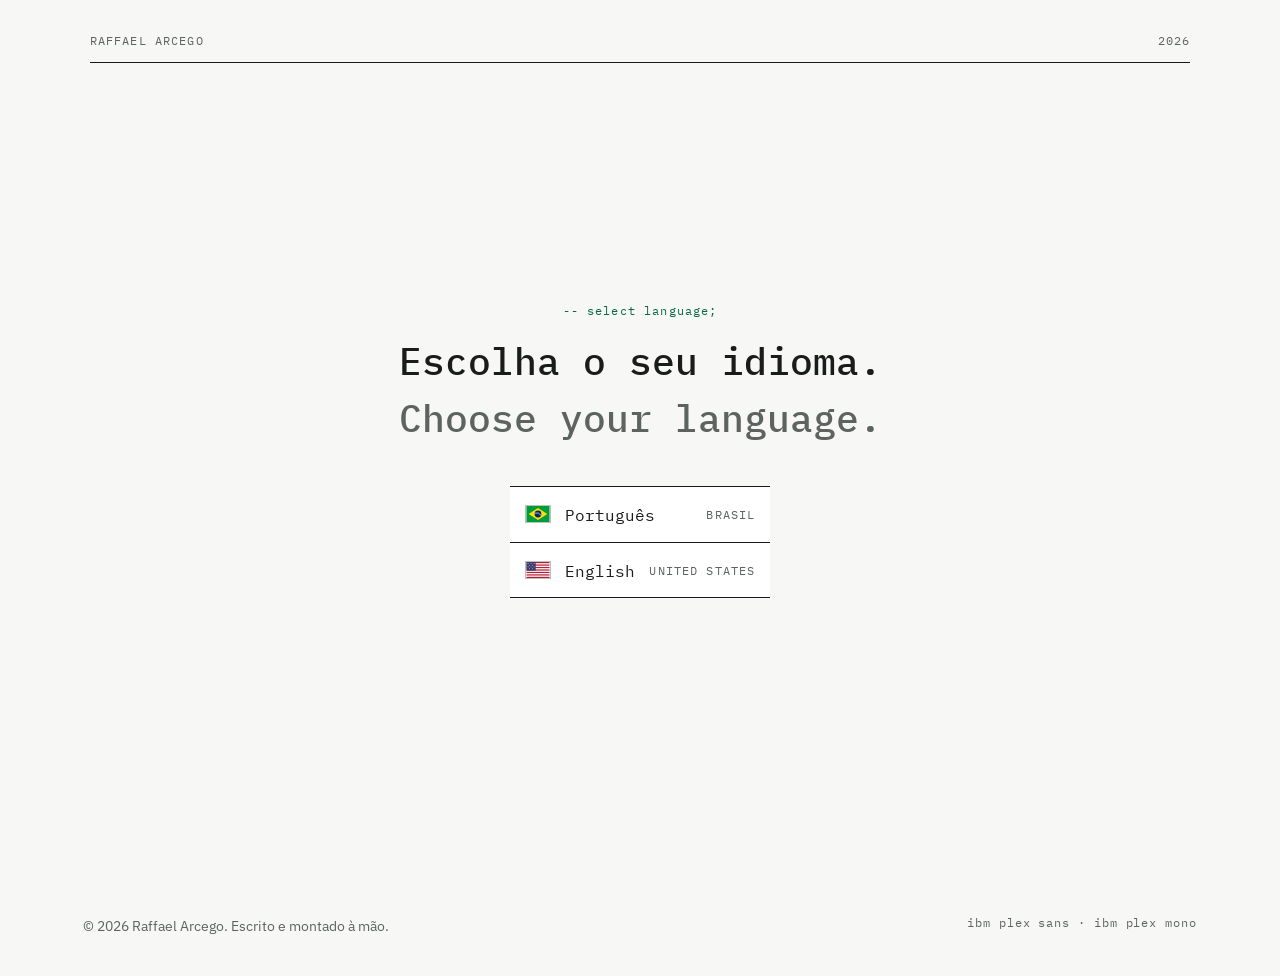
<file: index.html>
<!DOCTYPE html>
<html lang="pt-BR">
<head>
<meta charset="utf-8">
<meta name="viewport" content="width=device-width, initial-scale=1">
<title>Raffael Arcego — Analista de Dados & Visão Computacional / Data Analyst & Computer Vision</title>
<meta name="description" content="Raffael Arcego, analista de dados e growth ops em SaaS / data analyst and growth ops in SaaS. Portfólio, currículo e projetos · Portfolio, résumé, and projects.">
<link rel="canonical" href="https://www.raffaelarcego.com.br/">
<link rel="alternate" hreflang="pt-BR" href="https://www.raffaelarcego.com.br/?lang=pt">
<link rel="alternate" hreflang="en" href="https://www.raffaelarcego.com.br/?lang=en">
<link rel="alternate" hreflang="x-default" href="https://www.raffaelarcego.com.br/">
<link rel="icon" type="image/svg+xml" href="favicon.svg">

<meta property="og:type" content="profile">
<meta property="og:site_name" content="Raffael Arcego">
<meta property="og:title" content="Raffael Arcego — Analista de Dados & Visão Computacional / Data Analyst & Computer Vision">
<meta property="og:description" content="Analista de dados e growth ops em SaaS · Data analyst and growth ops in SaaS. Portfólio, currículo e projetos · Portfolio, résumé, and projects.">
<meta property="og:url" content="https://www.raffaelarcego.com.br/">
<meta property="og:image" content="https://www.raffaelarcego.com.br/assets/raffael-arcego.jpg">
<meta property="og:locale" content="pt_BR">
<meta property="og:locale:alternate" content="en_US">
<meta name="twitter:card" content="summary">
<meta name="twitter:title" content="Raffael Arcego — Analista de Dados & Visão Computacional / Data Analyst & Computer Vision">
<meta name="twitter:description" content="Analista de dados e growth ops em SaaS · Data analyst and growth ops in SaaS. Portfólio, currículo e projetos · Portfolio, résumé, and projects.">
<meta name="twitter:image" content="https://www.raffaelarcego.com.br/assets/raffael-arcego.jpg">

<script type="application/ld+json">
{
  "@context": "https://schema.org",
  "@type": "Person",
  "name": "Raffael Arcego",
  "url": "https://www.raffaelarcego.com.br/",
  "image": "https://www.raffaelarcego.com.br/assets/raffael-arcego.jpg",
  "jobTitle": "Growth Ops / Analista de Dados",
  "email": "mailto:raffaelarcego@gmail.com",
  "address": {
    "@type": "PostalAddress",
    "addressRegion": "Santa Catarina",
    "addressCountry": "BR"
  },
  "sameAs": [
    "https://www.linkedin.com/in/raffaelarcego",
    "https://github.com/raffaelarcego"
  ]
}
</script>

<link rel="preconnect" href="https://fonts.googleapis.com">
<link rel="preconnect" href="https://fonts.gstatic.com" crossorigin>
<link href="https://fonts.googleapis.com/css2?family=IBM+Plex+Sans:wght@400;500;600&family=IBM+Plex+Mono:wght@400;500;600&display=swap" rel="stylesheet">
<link rel="stylesheet" href="styles.css">
</head>
<body class="lang-pt gate-open">

<!-- ===================== PORTA DE IDIOMA ===================== -->
<div id="lang-gate" role="dialog" aria-label="Escolha de idioma / Language choice">
  <div class="gate-top mono">
    <span>Raffael Arcego</span>
    <span>2026</span>
  </div>
  <p class="gate-hint">-- select language;</p>
  <p class="gate-title">
    Escolha o seu idioma.
    <span class="gate-en">Choose your language.</span>
  </p>
  <div class="gate-options">
    <button type="button" data-choose="pt">
      <svg class="flag" width="26" height="18" viewBox="0 0 26 18" aria-hidden="true"><rect width="26" height="18" fill="#009c3b"/><path d="M13 2.2 L23.5 9 L13 15.8 L2.5 9 Z" fill="#fedf00"/><circle cx="13" cy="9" r="3.8" fill="#002776"/><path d="M9.6 8 A6 6 0 0 1 16.4 10.4" fill="none" stroke="#fff" stroke-width="0.7"/></svg>
      Português <span class="mono">Brasil</span>
    </button>
    <button type="button" data-choose="en">
      <svg class="flag" width="26" height="18" viewBox="0 0 26 18" aria-hidden="true"><rect width="26" height="18" fill="#fff"/><g fill="#b22234"><rect y="0" width="26" height="1.38"/><rect y="2.77" width="26" height="1.38"/><rect y="5.54" width="26" height="1.38"/><rect y="8.31" width="26" height="1.38"/><rect y="11.08" width="26" height="1.38"/><rect y="13.85" width="26" height="1.38"/><rect y="16.62" width="26" height="1.38"/></g><rect width="10.4" height="9.69" fill="#3c3b6e"/><g fill="#fff"><circle cx="1.8" cy="1.7" r="0.5"/><circle cx="5.2" cy="1.7" r="0.5"/><circle cx="8.6" cy="1.7" r="0.5"/><circle cx="3.5" cy="3.6" r="0.5"/><circle cx="6.9" cy="3.6" r="0.5"/><circle cx="1.8" cy="5.5" r="0.5"/><circle cx="5.2" cy="5.5" r="0.5"/><circle cx="8.6" cy="5.5" r="0.5"/><circle cx="3.5" cy="7.4" r="0.5"/><circle cx="6.9" cy="7.4" r="0.5"/></g></svg>
      English <span class="mono">United States</span>
    </button>
  </div>
</div>

<!-- ===================== CABEÇALHO ===================== -->
<div class="sheet">
<header class="masthead">
  <div class="top-row">
    <h1 class="name">Raffael Arcego</h1>
    <span class="role">
      <span data-lang="pt">Growth Ops / Analista de Dados</span><span data-lang="en">Growth Ops / Data Analyst</span>
    </span>
  </div>
  <nav>
    <a href="#sobre" data-tab="sobre"><span data-lang="pt">Sobre</span><span data-lang="en">About</span></a>
    <a href="#projetos" data-tab="projetos"><span data-lang="pt">Projetos</span><span data-lang="en">Projects</span></a>
    <a href="#curriculo" data-tab="curriculo"><span data-lang="pt">Currículo</span><span data-lang="en">Résumé</span></a>
    <a href="#carta" data-tab="carta"><span data-lang="pt">Carta</span><span data-lang="en">Cover letter</span></a>
    <a href="#contato" data-tab="contato"><span data-lang="pt">Contato</span><span data-lang="en">Contact</span></a>
  </nav>
  <div class="lang-switch" aria-label="Idioma / Language">
    <button type="button" data-set-lang="pt" title="Português (Brasil)" aria-label="Português (Brasil)">
      <svg class="flag" width="24" height="16" viewBox="0 0 26 18" aria-hidden="true"><rect width="26" height="18" fill="#009c3b"/><path d="M13 2.2 L23.5 9 L13 15.8 L2.5 9 Z" fill="#fedf00"/><circle cx="13" cy="9" r="3.8" fill="#002776"/><path d="M9.6 8 A6 6 0 0 1 16.4 10.4" fill="none" stroke="#fff" stroke-width="0.7"/></svg>
    </button>
    <button type="button" data-set-lang="en" title="English (US)" aria-label="English (US)">
      <svg class="flag" width="24" height="16" viewBox="0 0 26 18" aria-hidden="true"><rect width="26" height="18" fill="#fff"/><g fill="#b22234"><rect y="0" width="26" height="1.38"/><rect y="2.77" width="26" height="1.38"/><rect y="5.54" width="26" height="1.38"/><rect y="8.31" width="26" height="1.38"/><rect y="11.08" width="26" height="1.38"/><rect y="13.85" width="26" height="1.38"/><rect y="16.62" width="26" height="1.38"/></g><rect width="10.4" height="9.69" fill="#3c3b6e"/><g fill="#fff"><circle cx="1.8" cy="1.7" r="0.5"/><circle cx="5.2" cy="1.7" r="0.5"/><circle cx="8.6" cy="1.7" r="0.5"/><circle cx="3.5" cy="3.6" r="0.5"/><circle cx="6.9" cy="3.6" r="0.5"/><circle cx="1.8" cy="5.5" r="0.5"/><circle cx="5.2" cy="5.5" r="0.5"/><circle cx="8.6" cy="5.5" r="0.5"/><circle cx="3.5" cy="7.4" r="0.5"/><circle cx="6.9" cy="7.4" r="0.5"/></g></svg>
    </button>
  </div>
</header>

<main>

<!-- ===================== SOBRE ===================== -->
<section class="tab" id="tab-sobre">
  <p class="kicker mono"><span class="no">01</span> <span data-lang="pt">Sobre</span><span data-lang="en">About</span></p>
  <div class="about-grid">
    <div>
      <h2 class="display">
        <span data-lang="pt">Conecto dados, automação e estratégia em <em>decisões</em> que aparecem no resultado.</span>
        <span data-lang="en">I connect data, automation, and strategy into <em>decisions</em> that show up in the bottom line.</span>
      </h2>
      <p class="lede" data-lang="pt">
        Trabalho com growth marketing ops e análise de dados em SaaS. Atuo na
        fronteira entre o negócio e a operação: organizo e analiso dados, automatizo
        processos com ferramentas como Zapier e inteligência artificial, e transformo
        tudo isso em relatórios e insights que apoiam decisões estratégicas.
      </p>
      <p class="lede" data-lang="en">
        I work with growth marketing ops and data analysis in SaaS. I operate at the
        border between business and operations: I organize and analyze data, automate
        processes with tools such as Zapier and artificial intelligence, and turn all
        of it into reports and insights that support strategic decisions.
      </p>
      <p data-lang="pt">
        O que me interessa não é o gráfico bonito, e sim a pergunta certa. Antes
        de escrever qualquer consulta, quero saber: qual decisão essa análise vai
        mudar? Se a resposta é "nenhuma", volto um passo. Essa disciplina veio de
        vários casos de uso de relatórios impecáveis serem ignorados e números simples,
        colocados na frente da pessoa certa, mudarem um trimestre inteiro.
      </p>
      <p data-lang="en">
        What interests me is not the pretty chart, but the right question. Before
        writing any query I ask: which decision will this analysis change? If the
        answer is "none", I take a step back. That discipline came from a lot of cases of
        watching flawless reports get ignored and simple numbers, put in front
        of the right person, turn an entire quarter around.
      </p>
      <p data-lang="pt">
        Fora do trabalho, curso Bacharelado em Engenharia de Software na SATC e
        mantenho projetos de estudo com dados e machine learning, alguns deles
        publicados neste portfólio.
      </p>
      <p data-lang="en">
        Outside work, I am pursuing a B.Sc. in Software Engineering at SATC and
        keep study projects in data and machine learning, some of them published
        in this portfolio.
      </p>
    </div>
    <div class="side">
      <figure class="portrait">
        <img src="assets/raffael-arcego.jpg" alt="Retrato de Raffael Arcego" width="400" height="400">
        <figcaption class="mono">
          <span>raffael-arcego.jpg</span>
          <span>400 × 400</span>
        </figcaption>
      </figure>
      <dl class="facts">
        <div>
          <dt data-lang="pt">Base</dt><dt data-lang="en">Based in</dt>
          <dd data-lang="pt">Santa Catarina, Brasil</dd><dd data-lang="en">Santa Catarina, Brazil</dd>
        </div>
        <div>
          <dt data-lang="pt">Fuso</dt><dt data-lang="en">Timezone</dt>
          <dd>UTC−3</dd>
        </div>
        <div>
          <dt data-lang="pt">Experiência</dt><dt data-lang="en">Experience</dt>
          <dd data-lang="pt">1 ano em dados</dd><dd data-lang="en">1 year in data</dd>
        </div>
        <div>
          <dt data-lang="pt">Idiomas</dt><dt data-lang="en">Languages</dt>
          <dd data-lang="pt">Português, Inglês</dd><dd data-lang="en">Portuguese, English</dd>
        </div>
        <div>
          <dt data-lang="pt">Disponível para</dt><dt data-lang="en">Open to</dt>
          <dd data-lang="pt"></dd><dd data-lang="en"></dd>
        </div>
      </dl>
    </div>
  </div>
</section>

<!-- ===================== PROJETOS ===================== -->
<section class="tab" id="tab-projetos">
  <p class="kicker mono"><span class="no">02</span> <span data-lang="pt">Projetos selecionados</span><span data-lang="en">Selected projects</span></p>
  <h2 class="display">
    <span data-lang="pt">Três projetos, do problema ao <em>número que mudou</em>.</span>
    <span data-lang="en">Three projects, from problem to <em>the number that moved</em>.</span>
  </h2>

  <article class="project">
    <span class="idx">01</span>
    <div>
      <h3 data-lang="pt"><a href="projetos/predicao_chuva/demo.html">Chuva medida pelo sinal do satélite</a></h3>
      <h3 data-lang="en"><a href="projetos/predicao_chuva/demo.html">Rainfall measured from the satellite signal</a></h3>
      <p class="meta mono">2026 · Python · XGBoost · pandas · matplotlib</p>
      <p data-lang="pt">
        Todo enlace de satélite perde sinal quando chove. Em vez de tratar isso
        como ruído, dois modelos XGBoost encadeados leem o SNR ruidoso e a
        geometria do enlace minuto a minuto e transformam a antena num
        pluviômetro: um detecta o evento de chuva, o outro estima a intensidade
        em mm/h, em 4 estações e 5 frequências. Uma auditoria dos dados
        descobriu colunas que revelavam o alvo por fórmula, e elas ficaram fora
        do modelo de propósito.
      </p>
      <p data-lang="en">
        Every satellite link loses signal when it rains. Instead of treating that
        as noise, two chained XGBoost models read the link's noisy SNR and
        geometry minute by minute and turn the antenna into a rain gauge: one
        detects the rain event, the other estimates the intensity in mm/h,
        across 4 stations and 5 frequencies. A data audit uncovered columns that
        gave the target away by formula, and they were deliberately left out of
        the model.
      </p>
      <p class="result" data-lang="pt">Resultado: erro de 0,48 mm/h contra 5,04 da inversão analítica das recomendações ITU-R, dez vezes menor, com F1 de 0,997 na detecção do evento, medido em 90 mil minutos de teste que o modelo nunca viu.</p>
      <p class="result" data-lang="en">Outcome: 0.48 mm/h error versus 5.04 for the analytical inversion of the ITU-R recommendations, ten times lower, with 0.997 F1 on event detection, measured on 90k test minutes the model never saw.</p>
      <p class="mono"><a href="projetos/predicao_chuva/demo.html">
        <span data-lang="pt">Ver demonstração interativa &rarr;</span>
        <span data-lang="en">Open interactive demo &rarr;</span>
      </a></p>
    </div>
    <figure class="chart">
      <a href="projetos/predicao_chuva/demo.html" aria-label="Abrir demonstração interativa">
      <svg viewBox="0 0 320 150" role="img" aria-label="Sinal do satélite caindo enquanto a chuva prevista sobe">
        <line x1="34" y1="14" x2="34" y2="122" stroke="#ccd2cc"/>
        <line x1="34" y1="122" x2="306" y2="122" stroke="#ccd2cc"/>
        <text x="12" y="20" font-family="IBM Plex Mono, monospace" font-size="8" fill="#5d6360">dB</text>
        <text x="8" y="124" font-family="IBM Plex Mono, monospace" font-size="8" fill="#5d6360">mm/h</text>
        <text x="34" y="136" font-family="IBM Plex Mono, monospace" font-size="8" fill="#5d6360">0h</text>
        <text x="284" y="136" font-family="IBM Plex Mono, monospace" font-size="8" fill="#5d6360">36h</text>
        <!-- barras verdes: a chuva prevista pelo modelo -->
        <g fill="#0a6847">
          <rect x="106" y="94" width="5" height="28"/>
          <rect x="113" y="72" width="5" height="50"/>
          <rect x="120" y="62" width="5" height="60"/>
          <rect x="127" y="80" width="5" height="42"/>
          <rect x="134" y="102" width="5" height="20"/>
          <rect x="216" y="88" width="5" height="34"/>
          <rect x="223" y="56" width="5" height="66"/>
          <rect x="230" y="68" width="5" height="54"/>
          <rect x="237" y="98" width="5" height="24"/>
        </g>
        <!-- a linha do SNR faz um vale exatamente onde a chuva aparece -->
        <polyline points="34,34 70,33 100,34 108,52 116,74 124,80 132,60 140,36 170,33 200,34 214,44 222,84 228,74 236,50 244,35 270,33 306,34"
          fill="none" stroke="#191c1a" stroke-width="1.6"/>
        <text x="252" y="60" font-family="IBM Plex Mono, monospace" font-size="8" fill="#0a6847">RMSE 0,30</text>
        <text x="44" y="46" font-family="IBM Plex Mono, monospace" font-size="8" fill="#98a09b">SNR</text>
      </svg>
      </a>
      <figcaption class="mono">
        <span data-lang="pt">Sinal caindo, chuva subindo · 36 h de teste</span>
        <span data-lang="en">Signal dropping, rain rising · 36 h of test data</span>
      </figcaption>
    </figure>
  </article>

  <article class="project">
    <span class="idx">02</span>
    <div>
      <h3 data-lang="pt"><a href="projetos/radar_fitness/demo.html">Radar do mercado fitness brasileiro</a></h3>
      <h3 data-lang="en"><a href="projetos/radar_fitness/demo.html">Brazilian fitness market radar</a></h3>
      <p class="meta mono">2026 · Python · pandas · Power BI · dados abertos CNPJ · IBGE</p>
      <p data-lang="pt">
        A Receita Federal publica o cadastro de CNPJ inteiro do país, mais de 60
        milhões de estabelecimentos em 5 GB de arquivos. Um pipeline em Python
        filtra as academias em streaming (CNAE 9313-1/00), cruza com a população
        estimada pelo IBGE e responde quatro perguntas de negócio: quanto o mercado
        cresce, quanto tempo uma academia vive, quando elas abrem e onde ainda
        há espaço. Um dashboard em Power BI entrega a visão de gestão sobre a
        mesma base.
      </p>
      <p data-lang="en">
        Brazil's federal revenue service publishes the country's entire business
        registry, over 60 million establishments across 5 GB of files. A Python
        pipeline stream-filters the gyms (CNAE 9313-1/00), joins them with IBGE
        population estimates and answers four business questions: how fast the
        market grows, how long a gym lives, when they open, and where there is
        still room. A Power BI dashboard delivers the management view on the
        same base.
      </p>
      <p class="result" data-lang="pt">Resultado: 81,9 mil academias ativas mapeadas, vida mediana de 3,6 anos, pico de aberturas em agosto e não no janeiro do senso comum, e Santa Catarina liderando o país em academias por habitante, com Florianópolis à frente entre as cidades grandes.</p>
      <p class="result" data-lang="en">Outcome: 81.9k active gyms mapped, a median lifespan of 3.6 years, openings peaking in August rather than the conventional-wisdom January, and Santa Catarina leading the country in gyms per capita, with Florianópolis first among large cities.</p>
      <p class="mono"><a href="projetos/radar_fitness/demo.html">
        <span data-lang="pt">Ver demonstração interativa &rarr;</span>
        <span data-lang="en">Open interactive demo &rarr;</span>
      </a></p>
    </div>
    <figure class="chart">
      <a href="projetos/radar_fitness/demo.html" aria-label="Abrir demonstração interativa">
      <svg viewBox="0 0 320 150" role="img" aria-label="Ranking de academias por 100 mil habitantes, topo por UF">
        <!-- topo do ranking por UF, com SC em destaque -->
        <text x="20" y="34"  font-family="IBM Plex Mono, monospace" font-size="9" fill="#191c1a">SC</text>
        <rect x="44" y="26" width="222" height="10" fill="#0a6847"/>
        <text x="272" y="35" font-family="IBM Plex Mono, monospace" font-size="8" fill="#0a6847">55,2</text>
        <text x="20" y="56"  font-family="IBM Plex Mono, monospace" font-size="9" fill="#5d6360">DF</text>
        <rect x="44" y="48" width="214" height="10" fill="#98a09b"/>
        <text x="20" y="78"  font-family="IBM Plex Mono, monospace" font-size="9" fill="#5d6360">RS</text>
        <rect x="44" y="70" width="196" height="10" fill="#98a09b"/>
        <text x="20" y="100" font-family="IBM Plex Mono, monospace" font-size="9" fill="#5d6360">PR</text>
        <rect x="44" y="92" width="187" height="10" fill="#98a09b"/>
        <text x="20" y="122" font-family="IBM Plex Mono, monospace" font-size="9" fill="#5d6360">SP</text>
        <rect x="44" y="114" width="180" height="10" fill="#98a09b"/>
        <text x="44" y="140" font-family="IBM Plex Mono, monospace" font-size="8" fill="#5d6360">academias por 100 mil hab.</text>
      </svg>
      </a>
      <figcaption class="mono">
        <span data-lang="pt">Topo do ranking por UF · foto de jun/2026</span>
        <span data-lang="en">Top of the state ranking · jun/2026 snapshot</span>
      </figcaption>
    </figure>
  </article>

  <article class="project">
    <span class="idx">03</span>
    <div>
      <h3 data-lang="pt"><a href="projetos/analise_tenis/demo.html">Análise de partida de tênis em tempo real</a></h3>
      <h3 data-lang="en"><a href="projetos/analise_tenis/demo.html">Real-time tennis match analysis</a></h3>
      <p class="meta mono">2026 · Python · YOLO · OpenCV · scikit-learn</p>
      <p data-lang="pt">
        A partir de um vídeo comum de partida, sem nenhum sensor, uma rede neural
        detecta os jogadores e a bola em cada quadro. Uma homografia converte a
        imagem em metros reais de quadra, e a tela mostra tudo ao vivo: mini-mapa,
        distância percorrida, velocidade, mapa de calor e a contagem de pontos,
        separada por machine learning.
      </p>
      <p data-lang="en">
        From an ordinary match video, with no sensors, a neural network detects
        the players and the ball in every frame. A homography converts the image
        into real court meters, and everything shows up live on screen: minimap,
        distance covered, speed, heatmap, and the point count, separated by
        machine learning.
      </p>
      <p class="result" data-lang="pt">Resultado: estatísticas de nível de transmissão de TV — metros, km/h e ocupação de quadra por jogador — extraídas de vídeo comum, rodando em tempo real numa máquina sem placa de vídeo.</p>
      <p class="result" data-lang="en">Outcome: broadcast-grade statistics — meters, km/h, and court occupancy per player — extracted from ordinary video, running in real time on a machine with no GPU.</p>
      <p class="mono"><a href="projetos/analise_tenis/demo.html">
        <span data-lang="pt">Ver demonstração interativa &rarr;</span>
        <span data-lang="en">Open interactive demo &rarr;</span>
      </a></p>
    </div>
    <figure class="chart">
      <a href="projetos/analise_tenis/demo.html" aria-label="Abrir demonstração interativa">
      <svg viewBox="0 0 320 150" role="img" aria-label="Mini-mapa da quadra com as posições dos jogadores">
        <!-- quadra vista de cima, deitada, no estilo do mini-mapa -->
        <rect x="20" y="14" width="280" height="122" fill="#191c1a"/>
        <g stroke="#e8ece8" stroke-width="1" fill="none">
          <rect x="44" y="30" width="232" height="90"/>
          <line x1="44"  y1="41" x2="276" y2="41"/>
          <line x1="44"  y1="109" x2="276" y2="109"/>
          <line x1="160" y1="30" x2="160" y2="120"/>
          <line x1="97"  y1="41" x2="97"  y2="109"/>
          <line x1="223" y1="41" x2="223" y2="109"/>
          <line x1="97"  y1="75" x2="223" y2="75"/>
        </g>
        <!-- rastro e posicao dos jogadores e da bola -->
        <circle cx="88"  cy="98" r="2.5" fill="#0a6847" opacity="0.35"/>
        <circle cx="80"  cy="84" r="2.5" fill="#0a6847" opacity="0.55"/>
        <circle cx="74"  cy="68" r="4"   fill="#0a6847"/>
        <circle cx="243" cy="52" r="2.5" fill="#98a09b" opacity="0.5"/>
        <circle cx="250" cy="66" r="4"   fill="#98a09b"/>
        <circle cx="190" cy="59" r="2.6" fill="#fedf00"/>
        <text x="52" y="132" font-family="IBM Plex Mono, monospace" font-size="8" fill="#98a09b">18.7 km/h</text>
        <text x="212" y="26" font-family="IBM Plex Mono, monospace" font-size="8" fill="#98a09b">62 m</text>
      </svg>
      </a>
      <figcaption class="mono">
        <span data-lang="pt">Mini-mapa ao vivo, jogadores e bola</span>
        <span data-lang="en">Live minimap, players and ball</span>
      </figcaption>
    </figure>
  </article>
</section>

<!-- ===================== CURRÍCULO ===================== -->
<section class="tab" id="tab-curriculo">
  <p class="kicker mono"><span class="no">03</span> <span data-lang="pt">Currículo</span><span data-lang="en">Résumé</span></p>

  <div class="cv-actions">
    <a class="btn" data-lang="pt" href="cv/raffael-michels-curriculo-pt.pdf" download>Baixar em PDF — Português</a>
    <a class="btn" data-lang="en" href="cv/raffael-michels-resume-en.pdf" download>Download PDF — English</a>
    <a class="btn ghost" data-lang="pt" href="cv/raffael-michels-resume-en.pdf" download>Versão em inglês (PDF)</a>
    <a class="btn ghost" data-lang="en" href="cv/raffael-michels-curriculo-pt.pdf" download>Portuguese version (PDF)</a>
  </div>

  <!-- ---------- CV EM PORTUGUÊS ---------- -->
  <div class="cv-sheet" data-lang="pt">
    <header>
      <h3>Raffael Arcego</h3>
      <p class="cv-contact">
        Growth Ops / Analista de Dados · Criciúma, Santa Catarina, Brasil (UTC−3) · raffaelarcego@gmail.com<br>
        linkedin.com/in/raffaelarcego · github.com/raffaelarcego · www.raffaelarcego.com.br
      </p>
    </header>

    <h4>Resumo</h4>
    <p>
      Profissional de dados e operações de growth em SaaS. Atua garantindo que o time
      de growth marketing opere com mais agilidade, menos fricção e total clareza sobre
      os dados que realmente importam, conectando dados, automação e estratégia para
      potencializar resultados. Experiência anterior em análise de dados: tratamento de
      informações, geração de relatórios e identificação de insights para apoiar decisões
      estratégicas. Cursando Bacharelado em Engenharia de Software, com base técnica em
      eletrônica e garantia de qualidade.
    </p>

    <h4>Experiência</h4>
    <div class="cv-item">
      <div class="cv-line"><strong>Growth Ops / Analista de Dados</strong><span class="when">jan 2026 — atual</span></div>
      <p class="where">Nextfit — SaaS de gestão para negócios fitness · Criciúma, SC</p>
      <ul>
        <li>Garanto que o time de growth marketing opere com mais agilidade, menos fricção e total clareza sobre os dados que realmente importam.</li>
        <li>Conecto dados, automação e estratégia para potencializar os resultados do time, usando ferramentas como Zapier e inteligência artificial.</li>
        <li>Realizo estudos de negócio conforme a demanda dos projetos.</li>
        <li>Responsável por manter a infraestrutura das landing pages no ar, com foco em SEO e AEO das páginas.</li>
      </ul>
    </div>
    <div class="cv-item">
      <div class="cv-line"><strong>Assistente de Análise de Dados</strong><span class="when">nov 2025 — jan 2026</span></div>
      <p class="where">Nextfit · Criciúma, SC</p>
      <ul>
        <li>Organização e análise de dados para apoiar decisões estratégicas.</li>
        <li>Tratamento de informações, geração de relatórios e identificação de insights que contribuem para a eficiência operacional.</li>
      </ul>
    </div>
    <div class="cv-item">
      <div class="cv-line"><strong>Suporte em Equipamentos | Customer Success</strong><span class="when">abr 2025 — nov 2025</span></div>
      <p class="where">Nextfit · Criciúma, SC</p>
    </div>
    <div class="cv-item">
      <div class="cv-line"><strong>Suporte Técnico | Customer Success</strong><span class="when">mar 2025 — abr 2025</span></div>
      <p class="where">Nextfit · Criciúma, SC</p>
    </div>
    <div class="cv-item">
      <div class="cv-line"><strong>Inspetor de Testes</strong><span class="when">mar 2024 — mar 2025</span></div>
      <p class="where">Tecnnic · Criciúma, SC</p>
      <ul>
        <li>Garantia da qualidade e confiabilidade de sistemas eletrônicos embarcados para implementos rodoviários e equipamentos de movimentação de carga, conduzindo testes.</li>
      </ul>
    </div>
    <div class="cv-item">
      <div class="cv-line"><strong>Técnico de Montagem</strong><span class="when">mar 2022 — mar 2024</span></div>
      <p class="where">Tecnnic · Criciúma, SC</p>
      <ul>
        <li>Montagem de placas eletrônicas, cabos e chicotes elétricos, garantindo a qualidade e a precisão em cada etapa do processo.</li>
      </ul>
    </div>

    <h4>Formação</h4>
    <div class="cv-item">
      <div class="cv-line"><strong>Bacharelado em Engenharia de Software</strong><span class="when">ago 2024 — jul 2028 (em andamento)</span></div>
      <p class="where">SATC — Associação Beneficente da Indústria Carbonífera de Santa Catarina</p>
    </div>
    <div class="cv-item">
      <div class="cv-line"><strong>Curso Técnico em Eletrotécnica</strong><span class="when">2020 — 2021</span></div>
      <p class="where">SATC — Associação Beneficente da Indústria Carbonífera de Santa Catarina</p>
    </div>

    <h4>Competências</h4>
    <ul class="cv-skills">
      <li>SQL (BigQuery, PostgreSQL) <span class="lvl">avançado</span></li>
      <li>Python (pandas, scikit-learn, XGBoost) <span class="lvl">avançado</span></li>
      <li>dbt e modelagem analítica <span class="lvl">intermediário</span></li>
      <li>Machine learning (algoritmos e modelos preditivos) <span class="lvl">intermediário</span></li>
      <li>Power BI · Metabase · Looker Studio <span class="lvl">avançado</span></li>
      <li>Experimentação e testes A/B <span class="lvl">intermediário</span></li>
      <li>Git, versionamento de análises <span class="lvl">intermediário</span></li>
      <li>Inglês <span class="lvl">intermediário/avançado — B2</span></li>
    </ul>
  </div>

  <!-- ---------- CV EM INGLÊS ---------- -->
  <div class="cv-sheet" data-lang="en">
    <header>
      <h3>Raffael Arcego</h3>
      <p class="cv-contact">
        Growth Ops / Data Analyst · Criciúma, Santa Catarina, Brazil (UTC−3, EST+2) · raffaelarcego@gmail.com<br>
        linkedin.com/in/raffaelarcego · github.com/raffaelarcego · www.raffaelarcego.com.br
      </p>
    </header>

    <h4>Summary</h4>
    <p>
      Data and growth operations professional in SaaS. Ensures the growth marketing
      team operates with more agility, less friction, and full clarity on the data that
      truly matters, connecting data, automation, and strategy to amplify results.
      Previous experience in data analysis: data processing, reporting, and surfacing
      insights to support strategic decisions. Currently pursuing a B.Sc. in Software
      Engineering, with a technical background in electronics and quality assurance.
    </p>

    <h4>Experience</h4>
    <div class="cv-item">
      <div class="cv-line"><strong>Growth Ops / Data Analyst</strong><span class="when">Jan 2026 — Present</span></div>
      <p class="where">Nextfit — management SaaS for fitness businesses · Criciúma, Brazil</p>
      <ul>
        <li>Ensure the growth marketing team operates with more agility, less friction, and full clarity on the data that truly matters.</li>
        <li>Connect data, automation, and strategy to amplify the team's results, using tools such as Zapier and artificial intelligence.</li>
        <li>Conduct business studies on demand for ongoing projects.</li>
        <li>Responsible for keeping the landing page infrastructure up and running, with a focus on SEO and AEO.</li>
      </ul>
    </div>
    <div class="cv-item">
      <div class="cv-line"><strong>Data Analysis Assistant</strong><span class="when">Nov 2025 — Jan 2026</span></div>
      <p class="where">Nextfit · Criciúma, Brazil</p>
      <ul>
        <li>Organized and analyzed data to support strategic decisions.</li>
        <li>Processed information, produced reports, and surfaced insights contributing to operational efficiency.</li>
      </ul>
    </div>
    <div class="cv-item">
      <div class="cv-line"><strong>Equipment Support | Customer Success</strong><span class="when">Apr 2025 — Nov 2025</span></div>
      <p class="where">Nextfit · Criciúma, Brazil</p>
    </div>
    <div class="cv-item">
      <div class="cv-line"><strong>Technical Support | Customer Success</strong><span class="when">Mar 2025 — Apr 2025</span></div>
      <p class="where">Nextfit · Criciúma, Brazil</p>
    </div>
    <div class="cv-item">
      <div class="cv-line"><strong>Test Inspector</strong><span class="when">Mar 2024 — Mar 2025</span></div>
      <p class="where">Tecnnic · Criciúma, Brazil</p>
      <ul>
        <li>Ensured the quality and reliability of embedded electronic systems for road implements and cargo-handling equipment, conducting tests.</li>
      </ul>
    </div>
    <div class="cv-item">
      <div class="cv-line"><strong>Assembly Technician</strong><span class="when">Mar 2022 — Mar 2024</span></div>
      <p class="where">Tecnnic · Criciúma, Brazil</p>
      <ul>
        <li>Assembled electronic boards, cables, and wiring harnesses, ensuring quality and precision at every step of the process.</li>
      </ul>
    </div>

    <h4>Education</h4>
    <div class="cv-item">
      <div class="cv-line"><strong>B.Sc. in Software Engineering</strong><span class="when">Aug 2024 — Jul 2028 (in progress)</span></div>
      <p class="where">SATC — Santa Catarina, Brazil</p>
    </div>
    <div class="cv-item">
      <div class="cv-line"><strong>Technical Degree in Electrotechnics</strong><span class="when">2020 — 2021</span></div>
      <p class="where">SATC — Santa Catarina, Brazil</p>
    </div>

    <h4>Skills</h4>
    <ul class="cv-skills">
      <li>SQL (BigQuery, PostgreSQL) <span class="lvl">advanced</span></li>
      <li>Python (pandas, scikit-learn, XGBoost) <span class="lvl">advanced</span></li>
      <li>dbt &amp; analytical modeling <span class="lvl">intermediate</span></li>
      <li>Machine learning (algorithms &amp; predictive models) <span class="lvl">intermediate</span></li>
      <li>Power BI · Metabase · Looker Studio <span class="lvl">advanced</span></li>
      <li>Experimentation &amp; A/B testing <span class="lvl">intermediate</span></li>
      <li>Git, versioned analyses <span class="lvl">intermediate</span></li>
      <li>English <span class="lvl">upper-intermediate — B2</span></li>
      <li>Portuguese <span class="lvl">native</span></li>
    </ul>
  </div>
</section>

<!-- ===================== CARTA ===================== -->
<section class="tab" id="tab-carta">
  <p class="kicker mono"><span class="no">04</span> <span data-lang="pt">Carta de apresentação</span><span data-lang="en">Cover letter</span></p>

  <div class="cv-actions">
    <a class="btn" data-lang="pt" href="cv/raffael-michels-carta-pt.pdf" download>Baixar em PDF — Português</a>
    <a class="btn" data-lang="en" href="cv/raffael-michels-cover-letter-en.pdf" download>Download PDF — English</a>
    <a class="btn ghost" data-lang="pt" href="cv/raffael-michels-cover-letter-en.pdf" download>Versão em inglês (PDF)</a>
    <a class="btn ghost" data-lang="en" href="cv/raffael-michels-carta-pt.pdf" download>Portuguese version (PDF)</a>
  </div>

  <div class="letter" data-lang="pt">
    <header>
      <h3>Raffael Arcego</h3>
      <p class="cv-contact">
        Growth Ops / Analista de Dados · Criciúma, Santa Catarina, Brasil (UTC−3) · raffaelarcego@gmail.com<br>
        linkedin.com/in/raffaelarcego · www.raffaelarcego.com.br
      </p>
    </header>
    <p class="letter-date">Santa Catarina, Brasil</p>
    <p>Prezada equipe de recrutamento,</p>
    <p>
      Trabalho com dados e operações de growth marketing em SaaS. Meu trabalho se
      resume em uma frase: garantir que os dados certos cheguem à pessoa certa, no
      formato certo, antes da decisão ser tomada, com o mínimo de fricção no caminho.
    </p>
    <p>
      Na Next fit, um SaaS de gestão para negócios fitness, comecei no suporte técnico
      e no atendimento de customer success, passei pela análise de dados, tratando
      informações, gerando relatórios e levantando insights para decisões estratégicas e hoje atuo como Growth Ops / Analista de Dados, conectando dados, automação e estratégia
      para que o time de growth opere com agilidade e clareza. Antes disso, na Tecnnic,
      trabalhei com montagem e inspeção de testes de sistemas eletrônicos embarcados,
      onde aprendi o rigor de garantir qualidade em cada etapa do processo.
    </p>
    <p>
      Procuro um ambiente onde a análise participe da decisão, não apenas a documente.
      Curso Bacharelado em Engenharia de Software, escrevo com clareza em português e
      inglês e prefiro entregar cedo e iterar a esperar a análise perfeita.
    </p>
    <p>Agradeço a atenção e fico à disposição para conversar.</p>
    <div class="signature">
      <p class="sig-name">Raffael Arcego</p>
      <p class="sig-role">raffaelarcego@gmail.com · linkedin.com/in/raffaelarcego · www.raffaelarcego.com.br</p>
    </div>
  </div>

  <div class="letter" data-lang="en">
    <header>
      <h3>Raffael Arcego</h3>
      <p class="cv-contact">
        Growth Ops / Data Analyst · Criciúma, Santa Catarina, Brazil (UTC−3) · raffaelarcego@gmail.com<br>
        linkedin.com/in/raffaelarcego · www.raffaelarcego.com.br
      </p>
    </header>
    <p class="letter-date">Santa Catarina, Brazil</p>
    <p>Dear Hiring Team,</p>
    <p>
      I work with data and growth marketing operations in SaaS. My work comes down to
      one sentence: making sure the right data reaches the right person, in the right
      shape, before the decision is made, with as little friction as possible along
      the way.
    </p>
    <p>
      At Next fit, a management SaaS for fitness businesses, I started in technical
      support and customer success, moved into data analysis, processing information,
      producing reports, and surfacing insights for strategic decisions, and today I
      work as Growth Ops / Data Analyst, connecting data, automation, and strategy so the
      growth team operates with agility and clarity. Before that, at Tecnnic, I worked
      in assembly and test inspection of embedded electronic systems, where I learned
      the rigor of ensuring quality at every step of the process.
    </p>
    <p>
      I am looking for an environment where analysis takes part in the decision rather
      than merely documenting it. I am pursuing a B.Sc. in Software Engineering, write
      clearly in English and Portuguese, and would rather ship early and iterate than
      wait for the perfect analysis. Being based in Brazil (UTC−3), my working hours
      overlap almost entirely with US Eastern time.
    </p>
    <p>Thank you for your consideration. I would welcome the chance to talk.</p>
    <div class="signature">
      <p class="sig-name">Raffael Arcego</p>
      <p class="sig-role">raffaelarcego@gmail.com · linkedin.com/in/raffaelarcego · www.raffaelarcego.com.br</p>
    </div>
  </div>
</section>

<!-- ===================== CONTATO ===================== -->
<section class="tab" id="tab-contato">
  <p class="kicker mono"><span class="no">05</span> <span data-lang="pt">Contato</span><span data-lang="en">Contact</span></p>
  <h2 class="display">
    <span data-lang="pt">Uma boa pergunta sobre dados já é <em>motivo suficiente</em> para escrever.</span>
    <span data-lang="en">A good question about data is <em>reason enough</em> to write.</span>
  </h2>
  <div class="contact-list">
    <a href="mailto:raffaelarcego@gmail.com">
      <span>raffaelarcego@gmail.com</span>
      <span class="mono">E-mail</span>
    </a>
    <a href="https://www.raffaelarcego.com.br" target="_blank" rel="noopener">
      <span>www.raffaelarcego.com.br</span>
      <span class="mono" data-lang="pt">Site</span>
      <span class="mono" data-lang="en">Website</span>
    </a>
    <a href="https://www.linkedin.com/in/raffaelarcego" target="_blank" rel="noopener">
      <span>linkedin.com/in/raffaelarcego</span>
      <span class="mono">LinkedIn</span>
    </a>
    <a href="https://github.com/raffaelarcego" target="_blank" rel="noopener">
      <span>github.com/raffaelarcego</span>
      <span class="mono">GitHub</span>
    </a>
    <div class="row">
      <span data-lang="pt">Santa Catarina, Brasil — UTC−3</span>
      <span data-lang="en">Santa Catarina, Brazil — UTC−3</span>
      <span class="mono" data-lang="pt">Base</span>
      <span class="mono" data-lang="en">Based in</span>
    </div>
  </div>
</section>

</main>

<footer class="colophon">
  <span>
    <span data-lang="pt">© 2026 Raffael Arcego. Escrito e montado à mão.</span>
    <span data-lang="en">© 2026 Raffael Arcego. Written and set by hand.</span>
  </span>
  <span class="mono">ibm plex sans · ibm plex mono</span>
</footer>
</div>

<script src="app.js"></script>
</body>
</html>
</file>
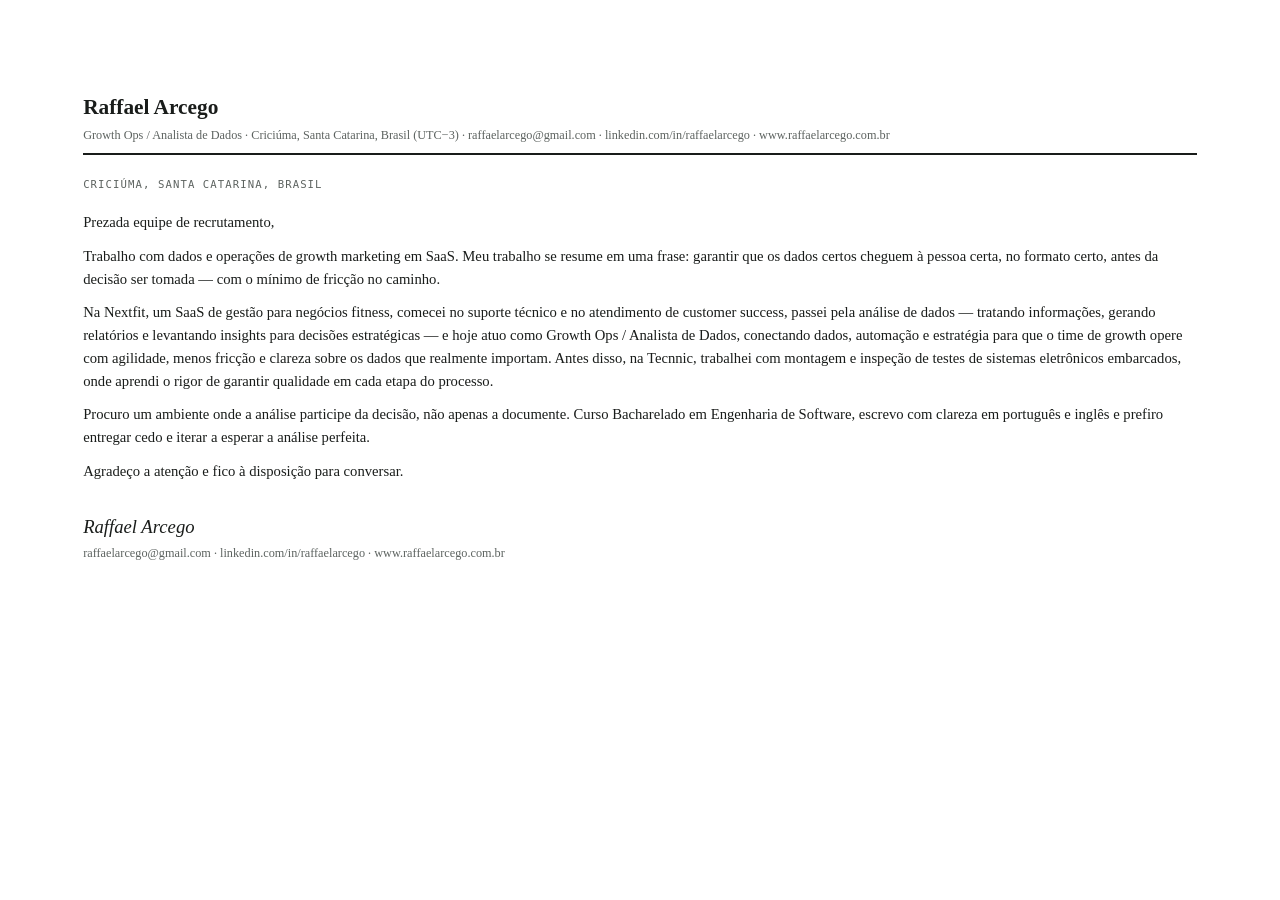
<file: print/carta-pt.html>
<!DOCTYPE html>
<html lang="pt-BR">
<head>
<meta charset="utf-8">
<title>Raffael Arcego — Carta de Apresentação</title>
<style>
  @page { size: A4; margin: 0; }
  * { box-sizing: border-box; margin: 0; }
  body {
    font-family: Georgia, "Times New Roman", serif;
    color: #191c1a;
    font-size: 11pt;
    line-height: 1.55;
    padding: 24mm 22mm;
  }
  header { border-bottom: 2px solid #191c1a; padding-bottom: 8px; margin-bottom: 22px; }
  header h1 { font-size: 16pt; }
  header p { color: #5d6360; font-size: 9.2pt; margin-top: 2px; }
  .date { font-family: Consolas, monospace; font-size: 8pt; letter-spacing: 0.1em; text-transform: uppercase; color: #5d6360; margin-bottom: 18px; }
  p + p { margin-top: 11px; }
  .signature { margin-top: 30px; }
  .sig-name { font-style: italic; font-size: 14pt; }
  .sig-role { color: #5d6360; font-size: 9.2pt; margin-top: 2px; }
</style>
</head>
<body>
<header>
  <h1>Raffael Arcego</h1>
  <p>Growth Ops / Analista de Dados · Criciúma, Santa Catarina, Brasil (UTC−3) · raffaelarcego@gmail.com · linkedin.com/in/raffaelarcego · www.raffaelarcego.com.br</p>
</header>

<p class="date">Criciúma, Santa Catarina, Brasil</p>

<p>Prezada equipe de recrutamento,</p>

<p>
  Trabalho com dados e operações de growth marketing em SaaS. Meu trabalho se resume
  em uma frase: garantir que os dados certos cheguem à pessoa certa, no formato certo,
  antes da decisão ser tomada — com o mínimo de fricção no caminho.
</p>

<p>
  Na Nextfit, um SaaS de gestão para negócios fitness, comecei no suporte técnico e
  no atendimento de customer success, passei pela análise de dados — tratando
  informações, gerando relatórios e levantando insights para decisões estratégicas —
  e hoje atuo como Growth Ops / Analista de Dados, conectando dados, automação e estratégia para
  que o time de growth opere com agilidade, menos fricção e clareza sobre os dados
  que realmente importam. Antes disso, na Tecnnic, trabalhei com montagem e inspeção
  de testes de sistemas eletrônicos embarcados, onde aprendi o rigor de garantir
  qualidade em cada etapa do processo.
</p>

<p>
  Procuro um ambiente onde a análise participe da decisão, não apenas a documente.
  Curso Bacharelado em Engenharia de Software, escrevo com clareza em português e
  inglês e prefiro entregar cedo e iterar a esperar a análise perfeita.
</p>

<p>Agradeço a atenção e fico à disposição para conversar.</p>

<div class="signature">
  <p class="sig-name">Raffael Arcego</p>
  <p class="sig-role">raffaelarcego@gmail.com · linkedin.com/in/raffaelarcego · www.raffaelarcego.com.br</p>
</div>
</body>
</html>
</file>
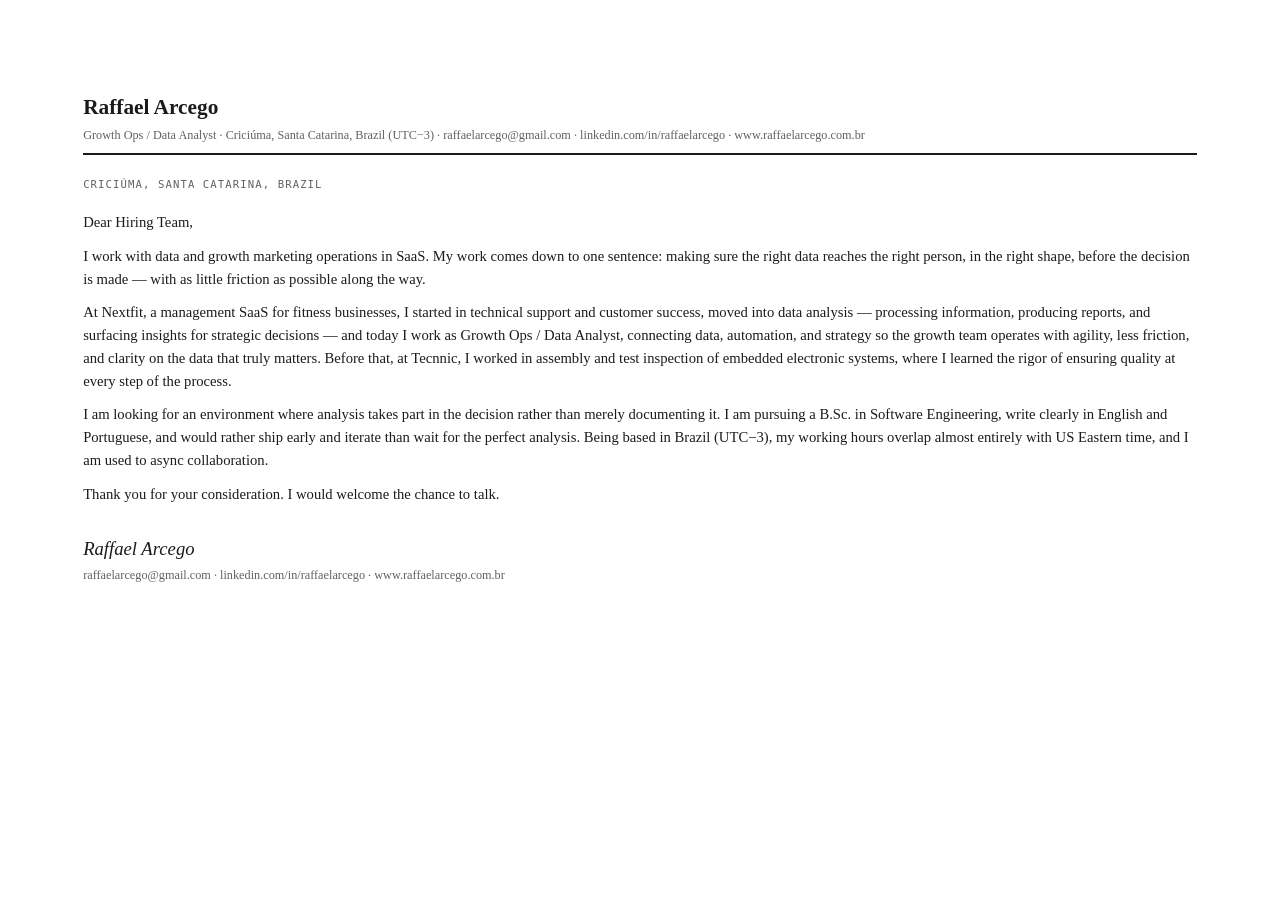
<file: print/cover-letter-en.html>
<!DOCTYPE html>
<html lang="en">
<head>
<meta charset="utf-8">
<title>Raffael Arcego — Cover Letter</title>
<style>
  @page { size: A4; margin: 0; }
  * { box-sizing: border-box; margin: 0; }
  body {
    font-family: Georgia, "Times New Roman", serif;
    color: #191c1a;
    font-size: 11pt;
    line-height: 1.55;
    padding: 24mm 22mm;
  }
  header { border-bottom: 2px solid #191c1a; padding-bottom: 8px; margin-bottom: 22px; }
  header h1 { font-size: 16pt; }
  header p { color: #5d6360; font-size: 9.2pt; margin-top: 2px; }
  .date { font-family: Consolas, monospace; font-size: 8pt; letter-spacing: 0.1em; text-transform: uppercase; color: #5d6360; margin-bottom: 18px; }
  p + p { margin-top: 11px; }
  .signature { margin-top: 30px; }
  .sig-name { font-style: italic; font-size: 14pt; }
  .sig-role { color: #5d6360; font-size: 9.2pt; margin-top: 2px; }
</style>
</head>
<body>
<header>
  <h1>Raffael Arcego</h1>
  <p>Growth Ops / Data Analyst · Criciúma, Santa Catarina, Brazil (UTC−3) · raffaelarcego@gmail.com · linkedin.com/in/raffaelarcego · www.raffaelarcego.com.br</p>
</header>

<p class="date">Criciúma, Santa Catarina, Brazil</p>

<p>Dear Hiring Team,</p>

<p>
  I work with data and growth marketing operations in SaaS. My work comes down to
  one sentence: making sure the right data reaches the right person, in the right
  shape, before the decision is made — with as little friction as possible along
  the way.
</p>

<p>
  At Nextfit, a management SaaS for fitness businesses, I started in technical
  support and customer success, moved into data analysis — processing information,
  producing reports, and surfacing insights for strategic decisions — and today I
  work as Growth Ops / Data Analyst, connecting data, automation, and strategy so the
  growth team operates with agility, less friction, and clarity on the data that
  truly matters. Before that, at Tecnnic, I worked in assembly and test inspection
  of embedded electronic systems, where I learned the rigor of ensuring quality at
  every step of the process.
</p>

<p>
  I am looking for an environment where analysis takes part in the decision rather
  than merely documenting it. I am pursuing a B.Sc. in Software Engineering, write
  clearly in English and Portuguese, and would rather ship early and iterate than
  wait for the perfect analysis. Being based in Brazil (UTC−3), my working hours
  overlap almost entirely with US Eastern time, and I am used to async collaboration.
</p>

<p>Thank you for your consideration. I would welcome the chance to talk.</p>

<div class="signature">
  <p class="sig-name">Raffael Arcego</p>
  <p class="sig-role">raffaelarcego@gmail.com · linkedin.com/in/raffaelarcego · www.raffaelarcego.com.br</p>
</div>
</body>
</html>
</file>
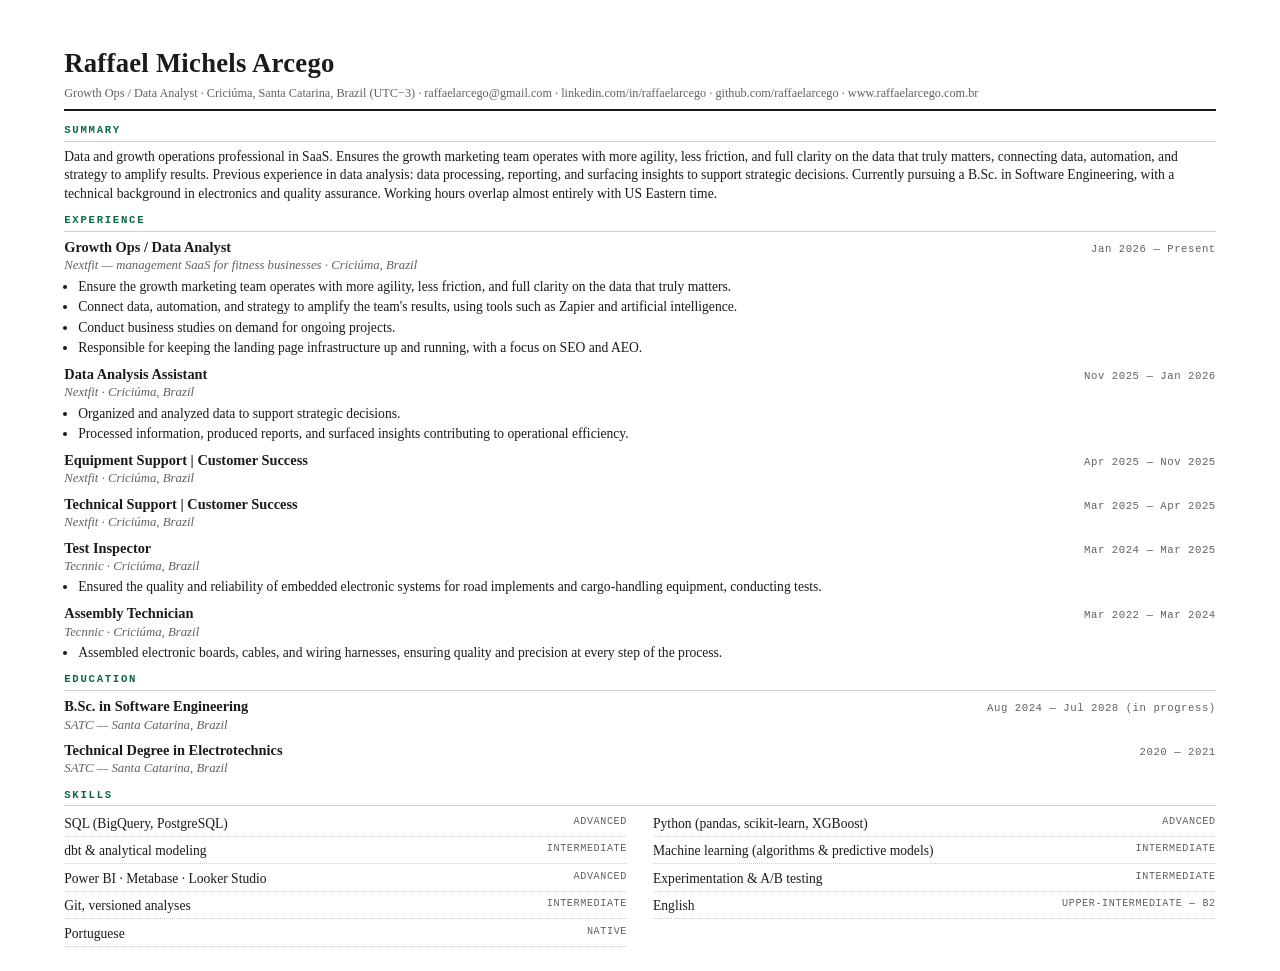
<file: print/cv-en.html>
<!DOCTYPE html>
<html lang="en">
<head>
<meta charset="utf-8">
<title>Raffael Michels Arcego — Résumé</title>
<style>
  @page { size: A4; margin: 0; }
  * { box-sizing: border-box; margin: 0; }
  body {
    font-family: Georgia, "Times New Roman", serif;
    color: #191c1a;
    font-size: 10.2pt;
    line-height: 1.36;
    padding: 12mm 17mm 6mm;
  }
  .mono { font-family: Consolas, "Courier New", monospace; letter-spacing: 0.09em; text-transform: uppercase; }
  header { border-bottom: 2px solid #191c1a; padding-bottom: 8px; margin-bottom: 12px; }
  header h1 { font-size: 20pt; font-weight: bold; letter-spacing: 0.01em; }
  header .contact { color: #5d6360; font-size: 9.2pt; margin-top: 3px; }
  h2 {
    font-family: Consolas, "Courier New", monospace;
    font-size: 8pt; letter-spacing: 0.16em; text-transform: uppercase;
    color: #0a6847;
    border-bottom: 1px solid #ccd2cc;
    padding-bottom: 3px; margin: 10px 0 6px;
  }
  .item { margin-bottom: 7px; }
  .line { display: flex; justify-content: space-between; align-items: baseline; }
  .line strong { font-size: 10.8pt; }
  .when { font-family: Consolas, monospace; font-size: 8pt; color: #5d6360; letter-spacing: 0.05em; }
  .where { font-style: italic; color: #5d6360; font-size: 9.6pt; }
  ul { padding-left: 14px; margin-top: 3px; }
  li { margin-bottom: 2px; }
  .skills { display: grid; grid-template-columns: 1fr 1fr; gap: 1px 26px; list-style: none; padding: 0; }
  .skills li { display: flex; justify-content: space-between; border-bottom: 1px dotted #ccd2cc; padding: 2.5px 0; }
  .skills .lvl { color: #5d6360; font-family: Consolas, monospace; font-size: 7.6pt; letter-spacing: 0.06em; text-transform: uppercase; }
</style>
</head>
<body>
<header>
  <h1>Raffael Michels Arcego</h1>
  <p class="contact">
    Growth Ops / Data Analyst · Criciúma, Santa Catarina, Brazil (UTC−3) · raffaelarcego@gmail.com ·
    linkedin.com/in/raffaelarcego · github.com/raffaelarcego · www.raffaelarcego.com.br
  </p>
</header>

<h2>Summary</h2>
<p>
  Data and growth operations professional in SaaS. Ensures the growth marketing team
  operates with more agility, less friction, and full clarity on the data that truly matters,
  connecting data, automation, and strategy to amplify results. Previous experience in data
  analysis: data processing, reporting, and surfacing insights to support strategic
  decisions. Currently pursuing a B.Sc. in Software Engineering, with a technical background
  in electronics and quality assurance. Working hours overlap almost entirely with US
  Eastern time.
</p>

<h2>Experience</h2>
<div class="item">
  <div class="line"><strong>Growth Ops / Data Analyst</strong><span class="when">Jan 2026 — Present</span></div>
  <p class="where">Nextfit — management SaaS for fitness businesses · Criciúma, Brazil</p>
  <ul>
    <li>Ensure the growth marketing team operates with more agility, less friction, and full clarity on the data that truly matters.</li>
    <li>Connect data, automation, and strategy to amplify the team's results, using tools such as Zapier and artificial intelligence.</li>
    <li>Conduct business studies on demand for ongoing projects.</li>
    <li>Responsible for keeping the landing page infrastructure up and running, with a focus on SEO and AEO.</li>
  </ul>
</div>
<div class="item">
  <div class="line"><strong>Data Analysis Assistant</strong><span class="when">Nov 2025 — Jan 2026</span></div>
  <p class="where">Nextfit · Criciúma, Brazil</p>
  <ul>
    <li>Organized and analyzed data to support strategic decisions.</li>
    <li>Processed information, produced reports, and surfaced insights contributing to operational efficiency.</li>
  </ul>
</div>
<div class="item">
  <div class="line"><strong>Equipment Support | Customer Success</strong><span class="when">Apr 2025 — Nov 2025</span></div>
  <p class="where">Nextfit · Criciúma, Brazil</p>
</div>
<div class="item">
  <div class="line"><strong>Technical Support | Customer Success</strong><span class="when">Mar 2025 — Apr 2025</span></div>
  <p class="where">Nextfit · Criciúma, Brazil</p>
</div>
<div class="item">
  <div class="line"><strong>Test Inspector</strong><span class="when">Mar 2024 — Mar 2025</span></div>
  <p class="where">Tecnnic · Criciúma, Brazil</p>
  <ul>
    <li>Ensured the quality and reliability of embedded electronic systems for road implements and cargo-handling equipment, conducting tests.</li>
  </ul>
</div>
<div class="item">
  <div class="line"><strong>Assembly Technician</strong><span class="when">Mar 2022 — Mar 2024</span></div>
  <p class="where">Tecnnic · Criciúma, Brazil</p>
  <ul>
    <li>Assembled electronic boards, cables, and wiring harnesses, ensuring quality and precision at every step of the process.</li>
  </ul>
</div>

<h2>Education</h2>
<div class="item">
  <div class="line"><strong>B.Sc. in Software Engineering</strong><span class="when">Aug 2024 — Jul 2028 (in progress)</span></div>
  <p class="where">SATC — Santa Catarina, Brazil</p>
</div>
<div class="item">
  <div class="line"><strong>Technical Degree in Electrotechnics</strong><span class="when">2020 — 2021</span></div>
  <p class="where">SATC — Santa Catarina, Brazil</p>
</div>

<h2>Skills</h2>
<ul class="skills">
  <li>SQL (BigQuery, PostgreSQL) <span class="lvl">advanced</span></li>
  <li>Python (pandas, scikit-learn, XGBoost) <span class="lvl">advanced</span></li>
  <li>dbt &amp; analytical modeling <span class="lvl">intermediate</span></li>
  <li>Machine learning (algorithms &amp; predictive models) <span class="lvl">intermediate</span></li>
  <li>Power BI · Metabase · Looker Studio <span class="lvl">advanced</span></li>
  <li>Experimentation &amp; A/B testing <span class="lvl">intermediate</span></li>
  <li>Git, versioned analyses <span class="lvl">intermediate</span></li>
  <li>English <span class="lvl">upper-intermediate — B2</span></li>
  <li>Portuguese <span class="lvl">native</span></li>
</ul>
</body>
</html>
</file>
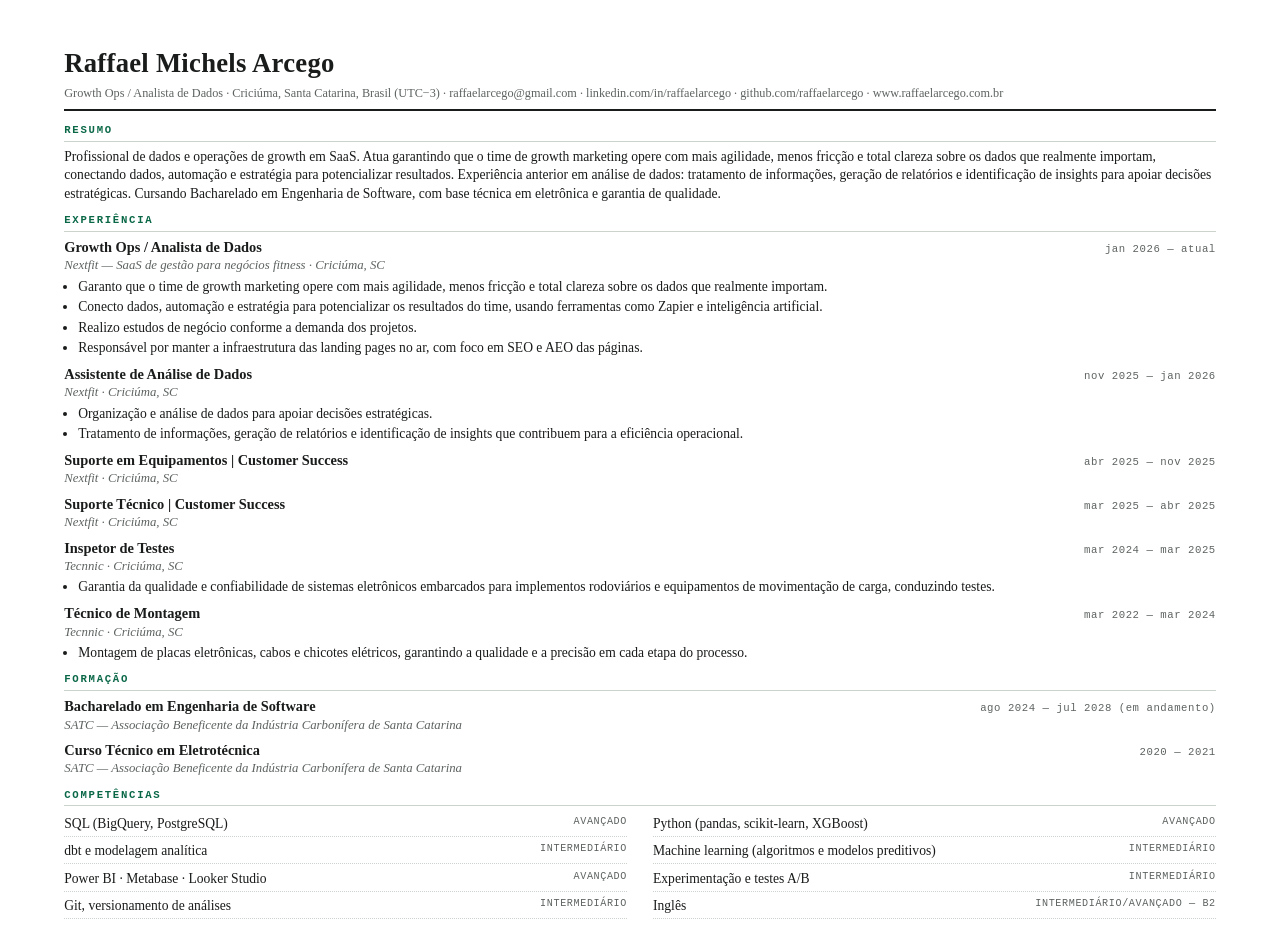
<file: print/cv-pt.html>
<!DOCTYPE html>
<html lang="pt-BR">
<head>
<meta charset="utf-8">
<title>Raffael Michels Arcego — Currículo</title>
<style>
  @page { size: A4; margin: 0; }
  * { box-sizing: border-box; margin: 0; }
  body {
    font-family: Georgia, "Times New Roman", serif;
    color: #191c1a;
    font-size: 10.2pt;
    line-height: 1.36;
    padding: 12mm 17mm 6mm;
  }
  .mono { font-family: Consolas, "Courier New", monospace; letter-spacing: 0.09em; text-transform: uppercase; }
  header { border-bottom: 2px solid #191c1a; padding-bottom: 8px; margin-bottom: 12px; }
  header h1 { font-size: 20pt; font-weight: bold; letter-spacing: 0.01em; }
  header .contact { color: #5d6360; font-size: 9.2pt; margin-top: 3px; }
  h2 {
    font-family: Consolas, "Courier New", monospace;
    font-size: 8pt; letter-spacing: 0.16em; text-transform: uppercase;
    color: #0a6847;
    border-bottom: 1px solid #ccd2cc;
    padding-bottom: 3px; margin: 10px 0 6px;
  }
  .item { margin-bottom: 7px; }
  .line { display: flex; justify-content: space-between; align-items: baseline; }
  .line strong { font-size: 10.8pt; }
  .when { font-family: Consolas, monospace; font-size: 8pt; color: #5d6360; letter-spacing: 0.05em; }
  .where { font-style: italic; color: #5d6360; font-size: 9.6pt; }
  ul { padding-left: 14px; margin-top: 3px; }
  li { margin-bottom: 2px; }
  .skills { display: grid; grid-template-columns: 1fr 1fr; gap: 1px 26px; list-style: none; padding: 0; }
  .skills li { display: flex; justify-content: space-between; border-bottom: 1px dotted #ccd2cc; padding: 2.5px 0; }
  .skills .lvl { color: #5d6360; font-family: Consolas, monospace; font-size: 7.6pt; letter-spacing: 0.06em; text-transform: uppercase; }
</style>
</head>
<body>
<header>
  <h1>Raffael Michels Arcego</h1>
  <p class="contact">
    Growth Ops / Analista de Dados · Criciúma, Santa Catarina, Brasil (UTC−3) · raffaelarcego@gmail.com ·
    linkedin.com/in/raffaelarcego · github.com/raffaelarcego · www.raffaelarcego.com.br
  </p>
</header>

<h2>Resumo</h2>
<p>
  Profissional de dados e operações de growth em SaaS. Atua garantindo que o time de
  growth marketing opere com mais agilidade, menos fricção e total clareza sobre os dados
  que realmente importam, conectando dados, automação e estratégia para potencializar
  resultados. Experiência anterior em análise de dados: tratamento de informações, geração
  de relatórios e identificação de insights para apoiar decisões estratégicas. Cursando
  Bacharelado em Engenharia de Software, com base técnica em eletrônica e garantia de
  qualidade.
</p>

<h2>Experiência</h2>
<div class="item">
  <div class="line"><strong>Growth Ops / Analista de Dados</strong><span class="when">jan 2026 — atual</span></div>
  <p class="where">Nextfit — SaaS de gestão para negócios fitness · Criciúma, SC</p>
  <ul>
    <li>Garanto que o time de growth marketing opere com mais agilidade, menos fricção e total clareza sobre os dados que realmente importam.</li>
    <li>Conecto dados, automação e estratégia para potencializar os resultados do time, usando ferramentas como Zapier e inteligência artificial.</li>
    <li>Realizo estudos de negócio conforme a demanda dos projetos.</li>
    <li>Responsável por manter a infraestrutura das landing pages no ar, com foco em SEO e AEO das páginas.</li>
  </ul>
</div>
<div class="item">
  <div class="line"><strong>Assistente de Análise de Dados</strong><span class="when">nov 2025 — jan 2026</span></div>
  <p class="where">Nextfit · Criciúma, SC</p>
  <ul>
    <li>Organização e análise de dados para apoiar decisões estratégicas.</li>
    <li>Tratamento de informações, geração de relatórios e identificação de insights que contribuem para a eficiência operacional.</li>
  </ul>
</div>
<div class="item">
  <div class="line"><strong>Suporte em Equipamentos | Customer Success</strong><span class="when">abr 2025 — nov 2025</span></div>
  <p class="where">Nextfit · Criciúma, SC</p>
</div>
<div class="item">
  <div class="line"><strong>Suporte Técnico | Customer Success</strong><span class="when">mar 2025 — abr 2025</span></div>
  <p class="where">Nextfit · Criciúma, SC</p>
</div>
<div class="item">
  <div class="line"><strong>Inspetor de Testes</strong><span class="when">mar 2024 — mar 2025</span></div>
  <p class="where">Tecnnic · Criciúma, SC</p>
  <ul>
    <li>Garantia da qualidade e confiabilidade de sistemas eletrônicos embarcados para implementos rodoviários e equipamentos de movimentação de carga, conduzindo testes.</li>
  </ul>
</div>
<div class="item">
  <div class="line"><strong>Técnico de Montagem</strong><span class="when">mar 2022 — mar 2024</span></div>
  <p class="where">Tecnnic · Criciúma, SC</p>
  <ul>
    <li>Montagem de placas eletrônicas, cabos e chicotes elétricos, garantindo a qualidade e a precisão em cada etapa do processo.</li>
  </ul>
</div>

<h2>Formação</h2>
<div class="item">
  <div class="line"><strong>Bacharelado em Engenharia de Software</strong><span class="when">ago 2024 — jul 2028 (em andamento)</span></div>
  <p class="where">SATC — Associação Beneficente da Indústria Carbonífera de Santa Catarina</p>
</div>
<div class="item">
  <div class="line"><strong>Curso Técnico em Eletrotécnica</strong><span class="when">2020 — 2021</span></div>
  <p class="where">SATC — Associação Beneficente da Indústria Carbonífera de Santa Catarina</p>
</div>

<h2>Competências</h2>
<ul class="skills">
  <li>SQL (BigQuery, PostgreSQL) <span class="lvl">avançado</span></li>
  <li>Python (pandas, scikit-learn, XGBoost) <span class="lvl">avançado</span></li>
  <li>dbt e modelagem analítica <span class="lvl">intermediário</span></li>
  <li>Machine learning (algoritmos e modelos preditivos) <span class="lvl">intermediário</span></li>
  <li>Power BI · Metabase · Looker Studio <span class="lvl">avançado</span></li>
  <li>Experimentação e testes A/B <span class="lvl">intermediário</span></li>
  <li>Git, versionamento de análises <span class="lvl">intermediário</span></li>
  <li>Inglês <span class="lvl">intermediário/avançado — B2</span></li>
</ul>
</body>
</html>
</file>
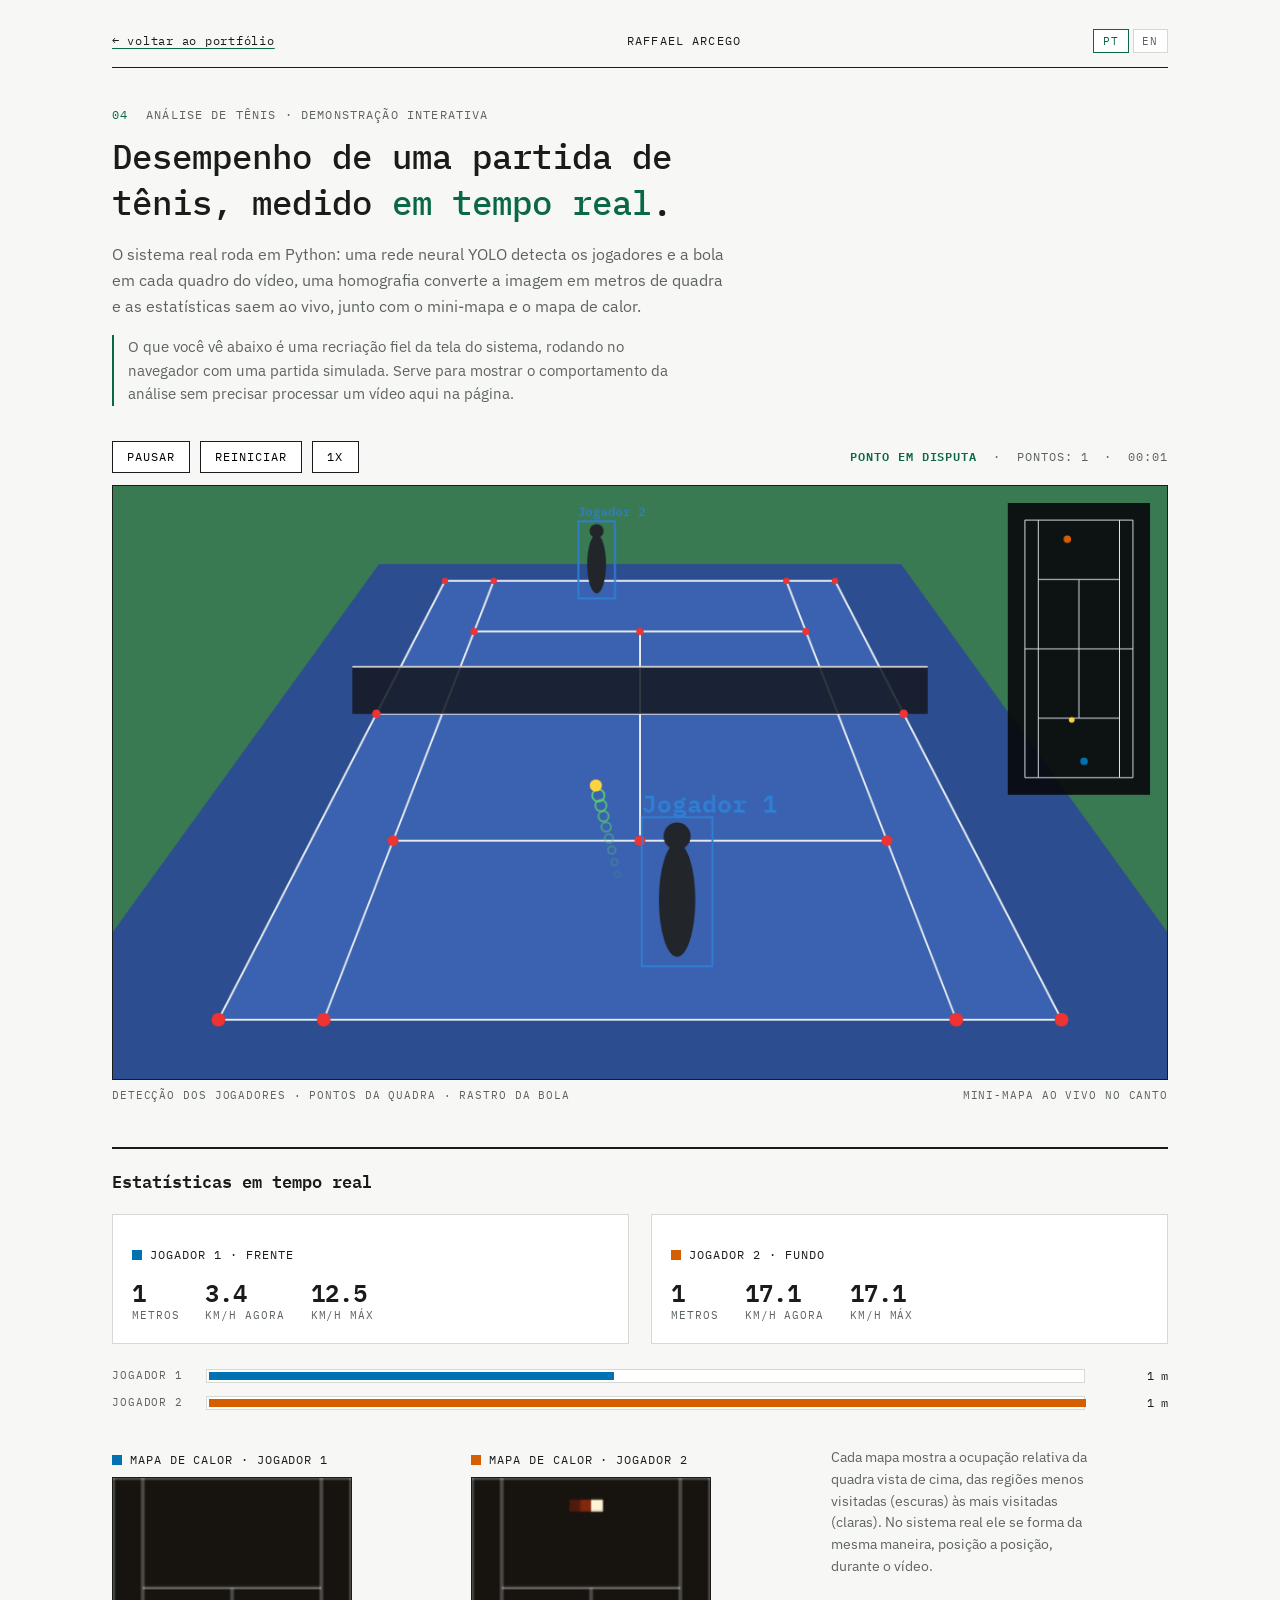
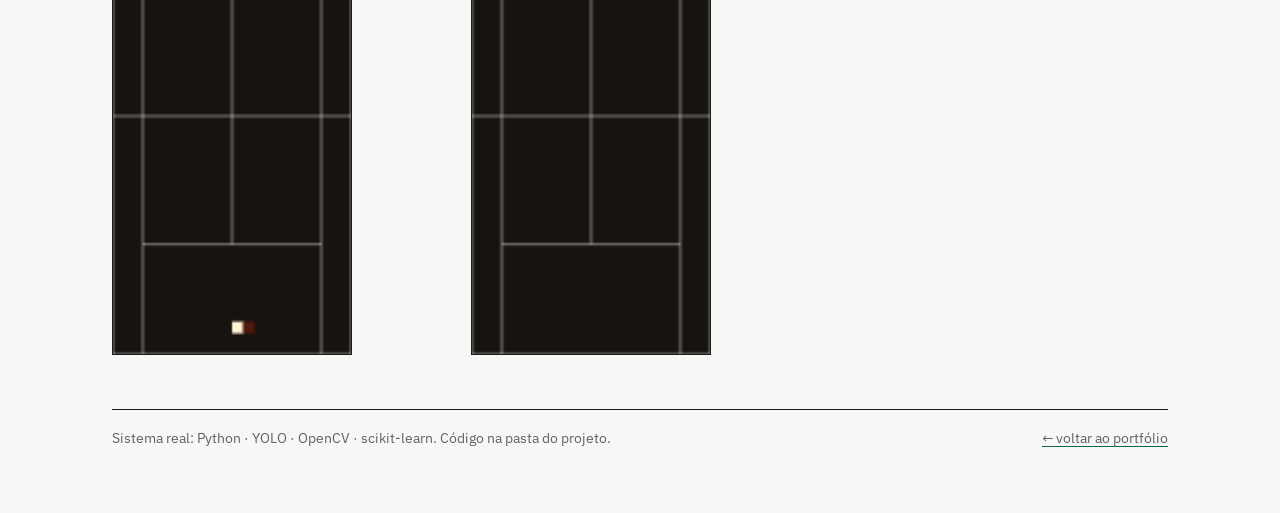
<file: projetos/analise_tenis/demo.html>
<!DOCTYPE html>
<html lang="pt-BR">
<head>
<meta charset="utf-8">
<meta name="viewport" content="width=device-width, initial-scale=1">
<title>Análise de Tênis em Tempo Real — Demonstração / Real-Time Tennis Analysis — Demo</title>
<meta name="description" content="Demonstração interativa de análise de tênis com visão computacional · Interactive tennis match analysis demo using computer vision.">
<link rel="canonical" href="https://www.raffaelarcego.com.br/projetos/analise_tenis/demo.html">
<link rel="alternate" hreflang="pt-BR" href="https://www.raffaelarcego.com.br/projetos/analise_tenis/demo.html?lang=pt">
<link rel="alternate" hreflang="en" href="https://www.raffaelarcego.com.br/projetos/analise_tenis/demo.html?lang=en">
<link rel="alternate" hreflang="x-default" href="https://www.raffaelarcego.com.br/projetos/analise_tenis/demo.html">
<link rel="icon" type="image/svg+xml" href="../../favicon.svg">
<link rel="preconnect" href="https://fonts.googleapis.com">
<link rel="preconnect" href="https://fonts.gstatic.com" crossorigin>
<link href="https://fonts.googleapis.com/css2?family=IBM+Plex+Sans:wght@400;500;600&family=IBM+Plex+Mono:wght@400;500;600&display=swap" rel="stylesheet">
<style>
/* mesmo vocabulario visual do portfolio: fundo liso, mono
   para rotulos e numeros, verde de terminal como acento unico */
:root {
  --bg: #f7f8f6;
  --panel: #ffffff;
  --ink: #191c1a;
  --soft: #5d6360;
  --rule: #d4d9d4;
  --rule-strong: #191c1a;
  --accent: #0a6847;
  --accent-dim: #98a09b;
  --sans: "IBM Plex Sans", "Segoe UI", Arial, sans-serif;
  --mono: "IBM Plex Mono", Consolas, "Courier New", monospace;
  /* cores de identidade dos jogadores, par validado para daltonismo */
  --jogador1: #0072B2;
  --jogador2: #D55E00;
}

* { box-sizing: border-box; }

body {
  margin: 0;
  background-color: var(--bg);
  color: var(--ink);
  font-family: var(--sans);
  font-size: 1.02rem;
  line-height: 1.6;
  -webkit-font-smoothing: antialiased;
}

::selection { background: var(--accent); color: #fff; }

/* troca de idioma no mesmo esquema do site: os dois textos existem
   no HTML e o CSS esconde o idioma que nao esta ativo */
body.lang-pt [data-lang="en"] { display: none !important; }
body.lang-en [data-lang="pt"] { display: none !important; }

a { color: inherit; text-decoration-color: var(--accent); text-decoration-thickness: 1px; text-underline-offset: 3px; }
a:hover { color: var(--accent); }

.mono {
  font-family: var(--mono);
  font-size: 0.72rem;
  letter-spacing: 0.1em;
  text-transform: uppercase;
}

.sheet { max-width: 72rem; margin: 0 auto; padding: 0 clamp(1.2rem, 4vw, 3rem) 4rem; }

/* barra do topo com o caminho de volta e a troca de idioma */
.topo {
  display: flex;
  justify-content: space-between;
  align-items: baseline;
  gap: 1rem;
  padding: 1.6rem 0 0.9rem;
  border-bottom: 1px solid var(--rule-strong);
}
.topo .volta { font-family: var(--mono); font-size: 0.78rem; letter-spacing: 0.06em; }
.lang-switch button {
  border: 1px solid var(--rule);
  background: var(--panel);
  font-family: var(--mono);
  font-size: 0.7rem;
  letter-spacing: 0.08em;
  padding: 0.25rem 0.55rem;
  cursor: pointer;
  color: var(--soft);
}
.lang-switch button.on { border-color: var(--accent); color: var(--accent); }

.kicker { color: var(--soft); margin: 2.4rem 0 0.6rem; }
.kicker .no { color: var(--accent); margin-right: 0.6rem; }

h1.display {
  font-family: var(--mono);
  font-weight: 500;
  font-size: clamp(1.4rem, 3vw, 2.1rem);
  line-height: 1.35;
  margin: 0 0 1rem;
  max-width: 34ch;
}
h1.display em { font-style: normal; color: var(--accent); }

.lede { color: var(--soft); max-width: 62ch; margin: 0 0 0.6rem; }

.aviso {
  border-left: 2px solid var(--accent);
  padding-left: 0.9rem;
  color: var(--soft);
  font-size: 0.92rem;
  max-width: 62ch;
  margin: 1rem 0 2.2rem;
}

/* controles da simulacao */
.controles {
  display: flex;
  flex-wrap: wrap;
  align-items: center;
  gap: 0.6rem;
  margin: 0 0 0.8rem;
}
.controles button {
  border: 1px solid var(--rule-strong);
  background: var(--panel);
  font-family: var(--mono);
  font-size: 0.74rem;
  letter-spacing: 0.08em;
  text-transform: uppercase;
  padding: 0.45rem 0.9rem;
  cursor: pointer;
}
.controles button:hover { border-color: var(--accent); color: var(--accent); }

.situacao {
  margin-left: auto;
  font-family: var(--mono);
  font-size: 0.74rem;
  letter-spacing: 0.08em;
  text-transform: uppercase;
  color: var(--soft);
}
.situacao .ativo { color: var(--accent); font-weight: 600; }

/* o palco da simulacao */
#tela {
  display: block;
  width: 100%;
  border: 1px solid var(--rule-strong);
  background: #223;
}
.legenda-tela {
  display: flex;
  justify-content: space-between;
  gap: 1rem;
  font-family: var(--mono);
  font-size: 0.7rem;
  letter-spacing: 0.08em;
  text-transform: uppercase;
  color: var(--soft);
  margin: 0.45rem 0 0;
}

/* painel de estatisticas ao vivo */
.estatisticas { margin-top: 2.6rem; }
.estatisticas h2 {
  font-family: var(--mono);
  font-weight: 600;
  font-size: 1.05rem;
  margin: 0 0 1.2rem;
  padding-top: 1.2rem;
  border-top: 2px solid var(--rule-strong);
}

.grade-jogadores {
  display: grid;
  grid-template-columns: repeat(auto-fit, minmax(260px, 1fr));
  gap: 1.4rem;
}
.cartao {
  background: var(--panel);
  border: 1px solid var(--rule);
  padding: 1.1rem 1.2rem 1.2rem;
}
.cartao .quem {
  display: flex;
  align-items: center;
  gap: 0.5rem;
  font-family: var(--mono);
  font-size: 0.78rem;
  letter-spacing: 0.08em;
  text-transform: uppercase;
  margin-bottom: 0.8rem;
}
.cartao .cor { width: 10px; height: 10px; display: inline-block; }
.numeros { display: flex; gap: 1.6rem; flex-wrap: wrap; }
.numeros .bloco .valor {
  font-family: var(--mono);
  font-size: 1.5rem;
  font-weight: 600;
  line-height: 1.2;
}
.numeros .bloco .rotulo {
  font-family: var(--mono);
  font-size: 0.66rem;
  letter-spacing: 0.09em;
  text-transform: uppercase;
  color: var(--soft);
}

/* barra de comparacao de distancia entre os dois jogadores */
.comparativo { margin-top: 1.4rem; }
.comparativo .linha { display: grid; grid-template-columns: 5.2rem 1fr 4.5rem; align-items: center; gap: 0.7rem; margin-bottom: 0.45rem; }
.comparativo .nome { font-family: var(--mono); font-size: 0.7rem; letter-spacing: 0.08em; text-transform: uppercase; color: var(--soft); }
.comparativo .trilho { background: var(--panel); border: 1px solid var(--rule); height: 14px; position: relative; }
.comparativo .barra { position: absolute; inset: 2px auto 2px 2px; width: 0%; }
.comparativo .metros { font-family: var(--mono); font-size: 0.78rem; text-align: right; }

/* mapas de calor */
.grade-calor {
  display: grid;
  grid-template-columns: repeat(auto-fit, minmax(220px, 1fr));
  gap: 1.4rem;
  margin-top: 1.6rem;
}
.calor canvas {
  width: 100%;
  max-width: 240px;
  display: block;
  border: 1px solid var(--rule-strong);
  background: #17140f;
}
.calor .titulo {
  display: flex;
  align-items: center;
  gap: 0.5rem;
  font-family: var(--mono);
  font-size: 0.72rem;
  letter-spacing: 0.08em;
  text-transform: uppercase;
  margin-bottom: 0.5rem;
}
.calor .nota { font-size: 0.85rem; color: var(--soft); max-width: 34ch; margin-top: 0.5rem; }

footer {
  margin-top: 3.4rem;
  padding-top: 1rem;
  border-top: 1px solid var(--rule-strong);
  display: flex;
  justify-content: space-between;
  gap: 1rem;
  flex-wrap: wrap;
  color: var(--soft);
  font-size: 0.9rem;
}
</style>
</head>
<body class="lang-pt">
<div class="sheet">

<header class="topo">
  <a class="volta" href="../../index.html#projetos">
    <span data-lang="pt">&larr; voltar ao portfólio</span><span data-lang="en">&larr; back to portfolio</span>
  </a>
  <span class="mono">Raffael Arcego</span>
  <div class="lang-switch">
    <button type="button" data-set-lang="pt">PT</button>
    <button type="button" data-set-lang="en">EN</button>
  </div>
</header>

<p class="kicker mono"><span class="no">04</span>
  <span data-lang="pt">Análise de tênis · demonstração interativa</span>
  <span data-lang="en">Tennis analysis · interactive demo</span>
</p>

<h1 class="display">
  <span data-lang="pt">Desempenho de uma partida de tênis, medido <em>em tempo real</em>.</span>
  <span data-lang="en">Tennis match performance, measured <em>in real time</em>.</span>
</h1>

<p class="lede" data-lang="pt">
  O sistema real roda em Python: uma rede neural YOLO detecta os jogadores e a
  bola em cada quadro do vídeo, uma homografia converte a imagem em metros de
  quadra e as estatísticas saem ao vivo, junto com o mini-mapa e o mapa de calor.
</p>
<p class="lede" data-lang="en">
  The real system runs in Python: a YOLO neural network detects the players and
  the ball in every video frame, a homography converts the image into court
  meters, and the statistics come out live, together with the minimap and the
  heatmap.
</p>

<p class="aviso" data-lang="pt">
  O que você vê abaixo é uma recriação fiel da tela do sistema, rodando no
  navegador com uma partida simulada. Serve para mostrar o comportamento da
  análise sem precisar processar um vídeo aqui na página.
</p>
<p class="aviso" data-lang="en">
  What you see below is a faithful recreation of the system's screen, running in
  the browser over a simulated match. It shows how the analysis behaves without
  processing a video inside this page.
</p>

<!-- ===================== SIMULACAO ===================== -->
<div class="controles">
  <button type="button" id="botao-pausa">
    <span data-lang="pt">Pausar</span><span data-lang="en">Pause</span>
  </button>
  <button type="button" id="botao-reinicio">
    <span data-lang="pt">Reiniciar</span><span data-lang="en">Restart</span>
  </button>
  <button type="button" id="botao-velocidade">1x</button>
  <span class="situacao">
    <span id="situacao-ponto"></span>
    &nbsp;·&nbsp; <span data-lang="pt">pontos</span><span data-lang="en">points</span>: <span id="contador-pontos">0</span>
    &nbsp;·&nbsp; <span id="relogio">00:00</span>
  </span>
</div>

<canvas id="tela" width="1120" height="630"></canvas>
<p class="legenda-tela">
  <span data-lang="pt">detecção dos jogadores · pontos da quadra · rastro da bola</span>
  <span data-lang="en">player detection · court keypoints · ball trail</span>
  <span data-lang="pt">mini-mapa ao vivo no canto</span>
  <span data-lang="en">live minimap in the corner</span>
</p>

<!-- ===================== ESTATISTICAS ===================== -->
<section class="estatisticas">
  <h2><span data-lang="pt">Estatísticas em tempo real</span><span data-lang="en">Live statistics</span></h2>

  <div class="grade-jogadores">
    <div class="cartao">
      <p class="quem"><span class="cor" style="background: var(--jogador1)"></span>
        <span data-lang="pt">Jogador 1 · frente</span><span data-lang="en">Player 1 · near side</span>
      </p>
      <div class="numeros">
        <div class="bloco">
          <div class="valor" id="j1-distancia">0</div>
          <div class="rotulo" data-lang="pt">metros</div><div class="rotulo" data-lang="en">meters</div>
        </div>
        <div class="bloco">
          <div class="valor" id="j1-velocidade">0.0</div>
          <div class="rotulo" data-lang="pt">km/h agora</div><div class="rotulo" data-lang="en">km/h now</div>
        </div>
        <div class="bloco">
          <div class="valor" id="j1-maxima">0.0</div>
          <div class="rotulo" data-lang="pt">km/h máx</div><div class="rotulo" data-lang="en">km/h max</div>
        </div>
      </div>
    </div>

    <div class="cartao">
      <p class="quem"><span class="cor" style="background: var(--jogador2)"></span>
        <span data-lang="pt">Jogador 2 · fundo</span><span data-lang="en">Player 2 · far side</span>
      </p>
      <div class="numeros">
        <div class="bloco">
          <div class="valor" id="j2-distancia">0</div>
          <div class="rotulo" data-lang="pt">metros</div><div class="rotulo" data-lang="en">meters</div>
        </div>
        <div class="bloco">
          <div class="valor" id="j2-velocidade">0.0</div>
          <div class="rotulo" data-lang="pt">km/h agora</div><div class="rotulo" data-lang="en">km/h now</div>
        </div>
        <div class="bloco">
          <div class="valor" id="j2-maxima">0.0</div>
          <div class="rotulo" data-lang="pt">km/h máx</div><div class="rotulo" data-lang="en">km/h max</div>
        </div>
      </div>
    </div>
  </div>

  <div class="comparativo">
    <div class="linha">
      <span class="nome" data-lang="pt">Jogador 1</span><span class="nome" data-lang="en">Player 1</span>
      <div class="trilho"><div class="barra" id="j1-barra" style="background: var(--jogador1)"></div></div>
      <span class="metros" id="j1-barra-valor">0 m</span>
    </div>
    <div class="linha">
      <span class="nome" data-lang="pt">Jogador 2</span><span class="nome" data-lang="en">Player 2</span>
      <div class="trilho"><div class="barra" id="j2-barra" style="background: var(--jogador2)"></div></div>
      <span class="metros" id="j2-barra-valor">0 m</span>
    </div>
  </div>

  <div class="grade-calor">
    <div class="calor">
      <p class="titulo"><span class="cor" style="background: var(--jogador1); width: 10px; height: 10px; display: inline-block;"></span>
        <span data-lang="pt">Mapa de calor · Jogador 1</span><span data-lang="en">Heatmap · Player 1</span>
      </p>
      <canvas id="calor-j1" width="120" height="240"></canvas>
    </div>
    <div class="calor">
      <p class="titulo"><span class="cor" style="background: var(--jogador2); width: 10px; height: 10px; display: inline-block;"></span>
        <span data-lang="pt">Mapa de calor · Jogador 2</span><span data-lang="en">Heatmap · Player 2</span>
      </p>
      <canvas id="calor-j2" width="120" height="240"></canvas>
    </div>
    <div class="calor">
      <p class="nota" data-lang="pt">
        Cada mapa mostra a ocupação relativa da quadra vista de cima, das regiões
        menos visitadas (escuras) às mais visitadas (claras). No sistema real ele
        se forma da mesma maneira, posição a posição, durante o vídeo.
      </p>
      <p class="nota" data-lang="en">
        Each map shows the relative court occupancy seen from above, from the least
        visited regions (dark) to the most visited ones (bright). In the real system
        it builds up the same way, position by position, while the video plays.
      </p>
    </div>
  </div>
</section>

<footer>
  <span>
    <span data-lang="pt">Sistema real: Python · YOLO · OpenCV · scikit-learn. Código na pasta do projeto.</span>
    <span data-lang="en">Real system: Python · YOLO · OpenCV · scikit-learn. Code lives in the project folder.</span>
  </span>
  <a href="../../index.html#projetos">
    <span data-lang="pt">&larr; voltar ao portfólio</span><span data-lang="en">&larr; back to portfolio</span>
  </a>
</footer>

</div>

<script>
/* =====================================================================
   Simulacao da analise em tempo real.

   A ideia é reproduzir no navegador exatamente o que o sistema em
   Python mostra na tela: a quadra em perspectiva, as caixas de
   deteccao, os pontos de referencia, o rastro da bola, o mini-mapa e
   as estatisticas se formando ao vivo.

   Tudo aqui trabalha em metros de quadra, igual ao sistema real, e
   so na hora de desenhar convertemos para pixels. Por isso as
   distancias e velocidades mostradas sao numeros coerentes de verdade.
===================================================================== */
(function () {
  "use strict";

  /* ---------- idioma, mesmo esquema do resto do site ---------- */

  var body = document.body;

  function definirIdioma(idioma) {
    body.classList.remove("lang-pt", "lang-en");
    body.classList.add(idioma === "en" ? "lang-en" : "lang-pt");
    document.documentElement.lang = idioma === "en" ? "en-US" : "pt-BR";
    try { sessionStorage.setItem("lang", idioma); } catch (e) { /* modo privado */ }
    var botoes = document.querySelectorAll("[data-set-lang]");
    for (var i = 0; i < botoes.length; i++) {
      botoes[i].classList.toggle("on", botoes[i].getAttribute("data-set-lang") === idioma);
    }
  }

  var botoesIdioma = document.querySelectorAll("[data-set-lang]");
  for (var bi = 0; bi < botoesIdioma.length; bi++) {
    botoesIdioma[bi].addEventListener("click", function () {
      definirIdioma(this.getAttribute("data-set-lang"));
    });
  }

  var salvo = null;
  var daUrl = /[?&]lang=(pt|en)/.exec(location.search);
  if (daUrl) salvo = daUrl[1];
  if (!salvo) { try { salvo = sessionStorage.getItem("lang"); } catch (e) { /* ignore */ } }
  definirIdioma(salvo === "en" ? "en" : "pt");

  /* ---------- medidas da quadra, em metros de verdade ---------- */

  var QUADRA = {
    largura: 10.97,        // quadra de duplas
    comprimento: 23.77,
    recuoSimples: 1.37,    // distancia da lateral de duplas ate a de simples
    saque: 6.40            // distancia da rede ate a linha de saque
  };

  /* ---------- projecao em perspectiva ----------
     transforma metros de quadra em pixels da tela, imitando uma
     camera atras da quadra. o truque é uma curva que comprime o
     fundo e alarga a frente, como numa transmissao de TV */

  var VISTA = {
    fundoY: 0.16,      // altura da linha de fundo distante, fracao da tela
    frenteY: 0.90,     // altura da linha de fundo proxima
    fundoMeia: 0.185,  // meia largura da quadra no fundo, fracao da tela
    frenteMeia: 0.40,  // meia largura na frente
    persp: 2.3         // forca da perspectiva
  };

  function projetar(xm, ym, W, H) {
    var t = ym / QUADRA.comprimento;
    // curva de perspectiva: comprime o que esta longe
    var tp = t / (VISTA.persp - (VISTA.persp - 1) * t);
    var y = (VISTA.fundoY + (VISTA.frenteY - VISTA.fundoY) * tp) * H;
    var meia = (VISTA.fundoMeia + (VISTA.frenteMeia - VISTA.fundoMeia) * tp) * W;
    var x = W / 2 + (xm / QUADRA.largura - 0.5) * 2 * meia;
    return { x: x, y: y, escala: meia * 2 / QUADRA.largura };  // escala em px por metro
  }

  /* ---------- as linhas e os pontos da quadra ---------- */

  function segmentosDaQuadra() {
    var e = 0, d = QUADRA.largura;
    var se = QUADRA.recuoSimples, sd = d - QUADRA.recuoSimples;
    var rede = QUADRA.comprimento / 2;
    var sf = rede - QUADRA.saque, sfr = rede + QUADRA.saque;
    var meio = d / 2;
    return [
      [[e, 0], [d, 0]], [[e, QUADRA.comprimento], [d, QUADRA.comprimento]],
      [[e, 0], [e, QUADRA.comprimento]], [[d, 0], [d, QUADRA.comprimento]],
      [[se, 0], [se, QUADRA.comprimento]], [[sd, 0], [sd, QUADRA.comprimento]],
      [[e, rede], [d, rede]],
      [[se, sf], [sd, sf]], [[se, sfr], [sd, sfr]],
      [[meio, sf], [meio, sfr]]
    ];
  }

  function pontosDeReferencia() {
    var e = 0, d = QUADRA.largura;
    var se = QUADRA.recuoSimples, sd = d - QUADRA.recuoSimples;
    var rede = QUADRA.comprimento / 2;
    var sf = rede - QUADRA.saque, sfr = rede + QUADRA.saque;
    var meio = d / 2, fim = QUADRA.comprimento;
    return [
      [e, 0], [d, 0], [e, fim], [d, fim],
      [se, 0], [sd, 0], [se, fim], [sd, fim],
      [se, sf], [sd, sf], [se, sfr], [sd, sfr],
      [meio, sf], [meio, sfr], [e, rede], [d, rede]
    ];
  }

  /* ---------- estado da simulacao ---------- */

  var tela = document.getElementById("tela");
  var ctx = tela.getContext("2d");
  var W = tela.width, H = tela.height;

  // cada jogador guarda posicao e alvo em metros, mais os acumuladores
  // de estatistica, do mesmo jeito que o sistema em Python faz
  function novoJogador(nome, yInicial) {
    return {
      nome: nome,
      x: QUADRA.largura / 2, y: yInicial,
      alvoX: QUADRA.largura / 2, alvoY: yInicial,
      distancia: 0,
      velocidade: 0,          // km/h, suavizada para leitura
      velocidadeMaxima: 0,
      calor: new Float32Array(22 * 44)   // grade do mapa de calor
    };
  }

  var estado;

  function reiniciar() {
    estado = {
      j1: novoJogador("Jogador 1", QUADRA.comprimento - 1.2),  // frente
      j2: novoJogador("Jogador 2", 1.2),                        // fundo
      bola: { x: QUADRA.largura / 2, y: QUADRA.comprimento - 1.2, altura: 0, voando: false },
      voo: null,             // dados do voo atual da bola
      rastro: [],            // ultimas posicoes da bola na tela
      fase: "pausa",         // "ponto" ou "pausa"
      tempoFase: 1.2,        // quanto falta para a fase acabar
      batidasRestantes: 0,   // quantas trocas de bola ainda tem no ponto
      pontos: 0,
      relogio: 0,
      pausado: false,
      velocidadeSim: 1
    };
  }
  reiniciar();

  /* ---------- a troca de bolas ----------
     um ponto é uma sequencia de batidas. a cada batida a bola voa
     para um alvo do outro lado e o jogador de la corre para chegar */

  function iniciarPonto() {
    estado.fase = "ponto";
    estado.pontos += 1;
    estado.batidasRestantes = 4 + Math.floor(Math.random() * 9);
    // o saque sai de quem esta na frente, so por simplicidade
    lancarBola(estado.j1, estado.j2);
  }

  function lancarBola(de, para) {
    // o alvo é um lugar aleatorio do lado de quem recebe, perto do fundo
    var alvoX = 1.2 + Math.random() * (QUADRA.largura - 2.4);
    var alvoY;
    if (para.y < QUADRA.comprimento / 2) {
      alvoY = 0.6 + Math.random() * 4.5;              // lado do fundo
    } else {
      alvoY = QUADRA.comprimento - 0.6 - Math.random() * 4.5;   // lado da frente
    }

    estado.voo = {
      deX: de.x, deY: de.y,
      paraX: alvoX, paraY: alvoY,
      duracao: 0.75 + Math.random() * 0.5,
      tempo: 0,
      recebe: para
    };
    estado.bola.voando = true;

    // quem recebe ja sai correndo para o ponto de encontro
    para.alvoX = alvoX;
    para.alvoY = alvoY;

    // quem bateu volta a se posicionar perto do centro do proprio lado
    de.alvoX = QUADRA.largura / 2 + (Math.random() - 0.5) * 3;
    de.alvoY = de.y < QUADRA.comprimento / 2 ? 1.5 : QUADRA.comprimento - 1.5;
  }

  function terminarPonto() {
    estado.fase = "pausa";
    estado.tempoFase = 2.5 + Math.random() * 1.5;
    estado.bola.voando = false;
    estado.voo = null;
    // na pausa os dois caminham de volta para o meio da linha de fundo
    estado.j1.alvoX = QUADRA.largura / 2;
    estado.j1.alvoY = QUADRA.comprimento - 1.2;
    estado.j2.alvoX = QUADRA.largura / 2;
    estado.j2.alvoY = 1.2;
  }

  /* ---------- atualizacao da fisica e das estatisticas ---------- */

  function moverJogador(j, dt, correndo) {
    // velocidade maxima de deslocamento: correndo durante o ponto,
    // caminhando durante a pausa
    var maxVel = correndo ? 5.2 : 1.3;

    var dx = j.alvoX - j.x;
    var dy = j.alvoY - j.y;
    var dist = Math.hypot(dx, dy);

    var passo = 0;
    if (dist > 0.05) {
      passo = Math.min(dist, maxVel * dt);
      j.x += dx / dist * passo;
      j.y += dy / dist * passo;
    }

    // as estatisticas acumulam igual no sistema real: distancia soma
    // o passo e a velocidade mostrada é suavizada para nao tremer
    j.distancia += passo;
    var velAgora = (dt > 0 ? passo / dt : 0) * 3.6;
    j.velocidade = j.velocidade * 0.85 + velAgora * 0.15;
    if (j.velocidade > j.velocidadeMaxima) j.velocidadeMaxima = j.velocidade;

    // grade do mapa de calor, 22 colunas por 44 linhas
    var col = Math.min(21, Math.max(0, Math.floor(j.x / QUADRA.largura * 22)));
    var lin = Math.min(43, Math.max(0, Math.floor(j.y / QUADRA.comprimento * 44)));
    j.calor[lin * 22 + col] += dt;
  }

  function atualizar(dt) {
    estado.relogio += dt;

    if (estado.fase === "pausa") {
      estado.tempoFase -= dt;
      moverJogador(estado.j1, dt, false);
      moverJogador(estado.j2, dt, false);
      if (estado.tempoFase <= 0) iniciarPonto();
      return;
    }

    // fase de ponto: jogadores correndo e bola voando
    moverJogador(estado.j1, dt, true);
    moverJogador(estado.j2, dt, true);

    var voo = estado.voo;
    if (voo) {
      voo.tempo += dt;
      var f = Math.min(1, voo.tempo / voo.duracao);

      // posicao da bola interpolada entre a saida e o alvo, com um
      // arco de altura por cima, que zera na saida e na chegada
      estado.bola.x = voo.deX + (voo.paraX - voo.deX) * f;
      estado.bola.y = voo.deY + (voo.paraY - voo.deY) * f;
      estado.bola.altura = Math.sin(f * Math.PI) * 1.6;

      if (f >= 1) {
        // a bola chegou, quem recebe devolve ou o ponto acaba
        estado.batidasRestantes -= 1;
        if (estado.batidasRestantes <= 0) {
          terminarPonto();
        } else {
          var quemBate = voo.recebe;
          var outro = quemBate === estado.j1 ? estado.j2 : estado.j1;
          lancarBola(quemBate, outro);
        }
      }
    }
  }

  /* ---------- desenho da cena ---------- */

  var CORES = {
    grama: "#3a7a52",         // area em volta da quadra
    piso: "#2c4d8f",          // piso azul da quadra, como na referencia
    pisoInterno: "#3b62b0",   // area de simples um tom mais claro
    linha: "#e8ecf2",
    caixa: "#2f7fd4",         // azul das caixas de deteccao
    ponto: "#e33",            // vermelho dos pontos da quadra
    rastro: "#5ad06e",        // verde do rastro da bola
    bola: "#ffd23f",
    jogador1: "#0072B2",
    jogador2: "#D55E00"
  };

  function desenharQuadra() {
    // fundo verde do entorno
    ctx.fillStyle = CORES.grama;
    ctx.fillRect(0, 0, W, H);

    // o piso azul é o poligono entre os quatro cantos, com uma folga
    // de dois metros em volta das linhas
    var folga = 2.2;
    var cantos = [
      projetar(-folga, -folga, W, H),
      projetar(QUADRA.largura + folga, -folga, W, H),
      projetar(QUADRA.largura + folga, QUADRA.comprimento + folga, W, H),
      projetar(-folga, QUADRA.comprimento + folga, W, H)
    ];
    ctx.fillStyle = CORES.piso;
    ctx.beginPath();
    ctx.moveTo(cantos[0].x, cantos[0].y);
    for (var i = 1; i < cantos.length; i++) ctx.lineTo(cantos[i].x, cantos[i].y);
    ctx.closePath();
    ctx.fill();

    // area interna num tom mais claro, so para dar leitura de quadra
    var internos = [
      projetar(0, 0, W, H), projetar(QUADRA.largura, 0, W, H),
      projetar(QUADRA.largura, QUADRA.comprimento, W, H), projetar(0, QUADRA.comprimento, W, H)
    ];
    ctx.fillStyle = CORES.pisoInterno;
    ctx.beginPath();
    ctx.moveTo(internos[0].x, internos[0].y);
    for (var k = 1; k < internos.length; k++) ctx.lineTo(internos[k].x, internos[k].y);
    ctx.closePath();
    ctx.fill();

    // linhas brancas da quadra
    ctx.strokeStyle = CORES.linha;
    ctx.lineWidth = 2;
    var segmentos = segmentosDaQuadra();
    for (var s = 0; s < segmentos.length; s++) {
      var a = projetar(segmentos[s][0][0], segmentos[s][0][1], W, H);
      var b = projetar(segmentos[s][1][0], segmentos[s][1][1], W, H);
      ctx.beginPath();
      ctx.moveTo(a.x, a.y);
      ctx.lineTo(b.x, b.y);
      ctx.stroke();
    }

    // a rede aparece como uma faixa escura sobre a linha do meio
    var redeE = projetar(-0.5, QUADRA.comprimento / 2, W, H);
    var redeD = projetar(QUADRA.largura + 0.5, QUADRA.comprimento / 2, W, H);
    var alturaRede = redeE.escala * 1.0;
    ctx.fillStyle = "rgba(20, 24, 34, 0.85)";
    ctx.fillRect(redeE.x, redeE.y - alturaRede, redeD.x - redeE.x, alturaRede);
    ctx.fillStyle = "rgba(255, 255, 255, 0.75)";
    ctx.fillRect(redeE.x, redeE.y - alturaRede, redeD.x - redeE.x, 2);

    // pontos vermelhos de referencia, como o sistema real desenha
    var pontos = pontosDeReferencia();
    for (var p = 0; p < pontos.length; p++) {
      var pr = projetar(pontos[p][0], pontos[p][1], W, H);
      ctx.fillStyle = CORES.ponto;
      ctx.beginPath();
      ctx.arc(pr.x, pr.y, Math.max(3, pr.escala * 0.09), 0, Math.PI * 2);
      ctx.fill();
    }
  }

  function desenharJogador(j, rotulo) {
    var pos = projetar(j.x, j.y, W, H);
    var alturaPx = pos.escala * 1.9;   // 1.9 m de altura convertidos
    var larguraPx = alturaPx * 0.42;

    // silhueta simples: corpo e cabeca em tom escuro
    ctx.fillStyle = "#22262b";
    ctx.beginPath();
    ctx.ellipse(pos.x, pos.y - alturaPx * 0.45, larguraPx * 0.32, alturaPx * 0.42, 0, 0, Math.PI * 2);
    ctx.fill();
    ctx.beginPath();
    ctx.arc(pos.x, pos.y - alturaPx * 0.92, alturaPx * 0.10, 0, Math.PI * 2);
    ctx.fill();

    // caixa de deteccao azul com o rotulo em cima, igual ao YOLO
    var cx1 = pos.x - larguraPx * 0.62;
    var cy1 = pos.y - alturaPx * 1.06;
    var cw = larguraPx * 1.24;
    var ch = alturaPx * 1.1;
    ctx.strokeStyle = CORES.caixa;
    ctx.lineWidth = 2;
    ctx.strokeRect(cx1, cy1, cw, ch);

    ctx.fillStyle = CORES.caixa;
    ctx.font = "600 " + Math.max(11, pos.escala * 0.34) + "px 'IBM Plex Mono', monospace";
    ctx.fillText(rotulo, cx1, cy1 - 5);
  }

  function desenharBola() {
    if (!estado.bola.voando) return;

    var pos = projetar(estado.bola.x, estado.bola.y, W, H);
    // a altura do arco vira um deslocamento para cima na tela,
    // proporcional a escala da profundidade onde a bola esta
    var y = pos.y - estado.bola.altura * pos.escala;

    // guarda a posicao para o rastro
    estado.rastro.unshift({ x: pos.x, y: y });
    if (estado.rastro.length > 9) estado.rastro.pop();

    // circulos verdes envelhecendo, como na imagem de referencia
    for (var i = estado.rastro.length - 1; i >= 1; i--) {
      ctx.strokeStyle = CORES.rastro;
      ctx.globalAlpha = 1 - i / estado.rastro.length;
      ctx.lineWidth = 2;
      ctx.beginPath();
      ctx.arc(estado.rastro[i].x, estado.rastro[i].y, Math.max(2, 7 - i * 0.5), 0, Math.PI * 2);
      ctx.stroke();
    }
    ctx.globalAlpha = 1;

    ctx.fillStyle = CORES.bola;
    ctx.beginPath();
    ctx.arc(pos.x, y, Math.max(3.5, pos.escala * 0.10), 0, Math.PI * 2);
    ctx.fill();
  }

  function desenharMinimapa() {
    // painel escuro no canto superior direito, quadra vista de cima
    var mw = W * 0.135, mh = mw * 2.05;
    var mx = W - mw - 18, my = 18;
    var borda = mw * 0.12;

    ctx.fillStyle = "rgba(8, 10, 14, 0.92)";
    ctx.fillRect(mx, my, mw, mh);

    function noMapa(xm, ym) {
      return {
        x: mx + borda + xm / QUADRA.largura * (mw - 2 * borda),
        y: my + borda + ym / QUADRA.comprimento * (mh - 2 * borda)
      };
    }

    ctx.strokeStyle = "#dfe4ea";
    ctx.lineWidth = 1;
    var segmentos = segmentosDaQuadra();
    for (var s = 0; s < segmentos.length; s++) {
      var a = noMapa(segmentos[s][0][0], segmentos[s][0][1]);
      var b = noMapa(segmentos[s][1][0], segmentos[s][1][1]);
      ctx.beginPath();
      ctx.moveTo(a.x, a.y);
      ctx.lineTo(b.x, b.y);
      ctx.stroke();
    }

    // jogadores com as cores de identidade e a bola em amarelo
    var p2 = noMapa(estado.j2.x, estado.j2.y);
    ctx.fillStyle = CORES.jogador2;
    ctx.beginPath(); ctx.arc(p2.x, p2.y, 4, 0, Math.PI * 2); ctx.fill();

    var p1 = noMapa(estado.j1.x, estado.j1.y);
    ctx.fillStyle = CORES.jogador1;
    ctx.beginPath(); ctx.arc(p1.x, p1.y, 4, 0, Math.PI * 2); ctx.fill();

    if (estado.bola.voando) {
      var pb = noMapa(estado.bola.x, estado.bola.y);
      ctx.fillStyle = CORES.bola;
      ctx.beginPath(); ctx.arc(pb.x, pb.y, 3, 0, Math.PI * 2); ctx.fill();
    }
  }

  function desenharCena() {
    desenharQuadra();
    // o jogador do fundo é desenhado primeiro para ficar atras da rede
    desenharJogador(estado.j2, "Jogador 2");
    desenharBola();
    desenharJogador(estado.j1, "Jogador 1");
    desenharMinimapa();
  }

  /* ---------- mapas de calor ----------
     rampa sequencial de um tom so, do escuro ao claro, com a
     luminosidade sempre crescendo, para leitura correta de magnitude */

  var RAMPA = [
    [23, 20, 15], [80, 26, 14], [151, 45, 11],
    [214, 84, 8], [244, 143, 34], [252, 204, 116], [255, 244, 214]
  ];

  function corDaRampa(v) {
    // v vai de 0 a 1 e escolhe um ponto no degrade da rampa
    var pos = v * (RAMPA.length - 1);
    var i = Math.min(RAMPA.length - 2, Math.floor(pos));
    var f = pos - i;
    var a = RAMPA[i], b = RAMPA[i + 1];
    return "rgb(" + Math.round(a[0] + (b[0] - a[0]) * f) + ","
                  + Math.round(a[1] + (b[1] - a[1]) * f) + ","
                  + Math.round(a[2] + (b[2] - a[2]) * f) + ")";
  }

  function desenharCalor(canvas, jogador) {
    var c = canvas.getContext("2d");
    var cw = canvas.width, chh = canvas.height;
    var celW = cw / 22, celH = chh / 44;

    // normaliza pela celula mais visitada, o mapa é sempre relativo
    var maximo = 0;
    for (var i = 0; i < jogador.calor.length; i++) {
      if (jogador.calor[i] > maximo) maximo = jogador.calor[i];
    }

    c.fillStyle = "#17140f";
    c.fillRect(0, 0, cw, chh);

    if (maximo > 0) {
      for (var lin = 0; lin < 44; lin++) {
        for (var col = 0; col < 22; col++) {
          var v = jogador.calor[lin * 22 + col] / maximo;
          if (v <= 0.004) continue;
          c.fillStyle = corDaRampa(Math.sqrt(v));  // a raiz realca o comeco
          c.fillRect(col * celW, lin * celH, celW + 0.5, celH + 0.5);
        }
      }
    }

    // as linhas da quadra por cima ajudam a se localizar
    c.strokeStyle = "rgba(255,255,255,0.45)";
    c.lineWidth = 1;
    var segmentos = segmentosDaQuadra();
    for (var s = 0; s < segmentos.length; s++) {
      var a = segmentos[s][0], b = segmentos[s][1];
      c.beginPath();
      c.moveTo(a[0] / QUADRA.largura * cw, a[1] / QUADRA.comprimento * chh);
      c.lineTo(b[0] / QUADRA.largura * cw, b[1] / QUADRA.comprimento * chh);
      c.stroke();
    }
  }

  /* ---------- atualizacao dos numeros na pagina ---------- */

  var el = {
    j1d: document.getElementById("j1-distancia"),
    j1v: document.getElementById("j1-velocidade"),
    j1m: document.getElementById("j1-maxima"),
    j2d: document.getElementById("j2-distancia"),
    j2v: document.getElementById("j2-velocidade"),
    j2m: document.getElementById("j2-maxima"),
    j1barra: document.getElementById("j1-barra"),
    j2barra: document.getElementById("j2-barra"),
    j1barraValor: document.getElementById("j1-barra-valor"),
    j2barraValor: document.getElementById("j2-barra-valor"),
    pontos: document.getElementById("contador-pontos"),
    situacao: document.getElementById("situacao-ponto"),
    relogio: document.getElementById("relogio"),
    calorJ1: document.getElementById("calor-j1"),
    calorJ2: document.getElementById("calor-j2")
  };

  var TEXTOS = {
    pt: { emPonto: "PONTO EM DISPUTA", emPausa: "pausa entre pontos" },
    en: { emPonto: "POINT IN PLAY", emPausa: "between points" }
  };

  function atualizarPainel() {
    el.j1d.textContent = Math.round(estado.j1.distancia);
    el.j1v.textContent = estado.j1.velocidade.toFixed(1);
    el.j1m.textContent = estado.j1.velocidadeMaxima.toFixed(1);
    el.j2d.textContent = Math.round(estado.j2.distancia);
    el.j2v.textContent = estado.j2.velocidade.toFixed(1);
    el.j2m.textContent = estado.j2.velocidadeMaxima.toFixed(1);
    el.pontos.textContent = estado.pontos;

    // barras de comparacao, a maior distancia define os 100 por cento
    var maior = Math.max(estado.j1.distancia, estado.j2.distancia, 1);
    el.j1barra.style.width = (estado.j1.distancia / maior * 100) + "%";
    el.j2barra.style.width = (estado.j2.distancia / maior * 100) + "%";
    el.j1barraValor.textContent = Math.round(estado.j1.distancia) + " m";
    el.j2barraValor.textContent = Math.round(estado.j2.distancia) + " m";

    var idioma = body.classList.contains("lang-en") ? "en" : "pt";
    if (estado.fase === "ponto") {
      el.situacao.innerHTML = "<span class='ativo'>" + TEXTOS[idioma].emPonto + "</span>";
    } else {
      el.situacao.textContent = TEXTOS[idioma].emPausa;
    }

    var min = Math.floor(estado.relogio / 60);
    var seg = Math.floor(estado.relogio % 60);
    el.relogio.textContent = (min < 10 ? "0" : "") + min + ":" + (seg < 10 ? "0" : "") + seg;
  }

  /* ---------- controles ---------- */

  document.getElementById("botao-pausa").addEventListener("click", function () {
    estado.pausado = !estado.pausado;
    var pt = this.querySelector("[data-lang='pt']");
    var en = this.querySelector("[data-lang='en']");
    pt.textContent = estado.pausado ? "Continuar" : "Pausar";
    en.textContent = estado.pausado ? "Resume" : "Pause";
  });

  document.getElementById("botao-reinicio").addEventListener("click", function () {
    var pausadoAntes = estado.pausado;
    var velAntes = estado.velocidadeSim;
    reiniciar();
    estado.pausado = pausadoAntes;
    estado.velocidadeSim = velAntes;
  });

  document.getElementById("botao-velocidade").addEventListener("click", function () {
    estado.velocidadeSim = estado.velocidadeSim === 1 ? 2 : 1;
    this.textContent = estado.velocidadeSim + "x";
  });

  /* ---------- laco principal ---------- */

  var ultimoTempo = null;
  var quadrosDesdeCalor = 0;

  function laco(agora) {
    if (ultimoTempo === null) ultimoTempo = agora;
    // dt limitado para a simulacao nao dar saltos quando a aba
    // fica um tempo em segundo plano
    var dt = Math.min(0.05, (agora - ultimoTempo) / 1000);
    ultimoTempo = agora;

    if (!estado.pausado) {
      // a velocidade 2x roda a fisica duas vezes por quadro
      for (var v = 0; v < estado.velocidadeSim; v++) atualizar(dt);
      desenharCena();
      atualizarPainel();

      // os mapas de calor mudam devagar, redesenhar a cada quadro
      // seria desperdicio, entao atualizamos a cada 15
      quadrosDesdeCalor += 1;
      if (quadrosDesdeCalor >= 15) {
        quadrosDesdeCalor = 0;
        desenharCalor(el.calorJ1, estado.j1);
        desenharCalor(el.calorJ2, estado.j2);
      }
    }

    requestAnimationFrame(laco);
  }

  desenharCena();
  desenharCalor(el.calorJ1, estado.j1);
  desenharCalor(el.calorJ2, estado.j2);
  requestAnimationFrame(laco);
})();
</script>
</body>
</html>
</file>
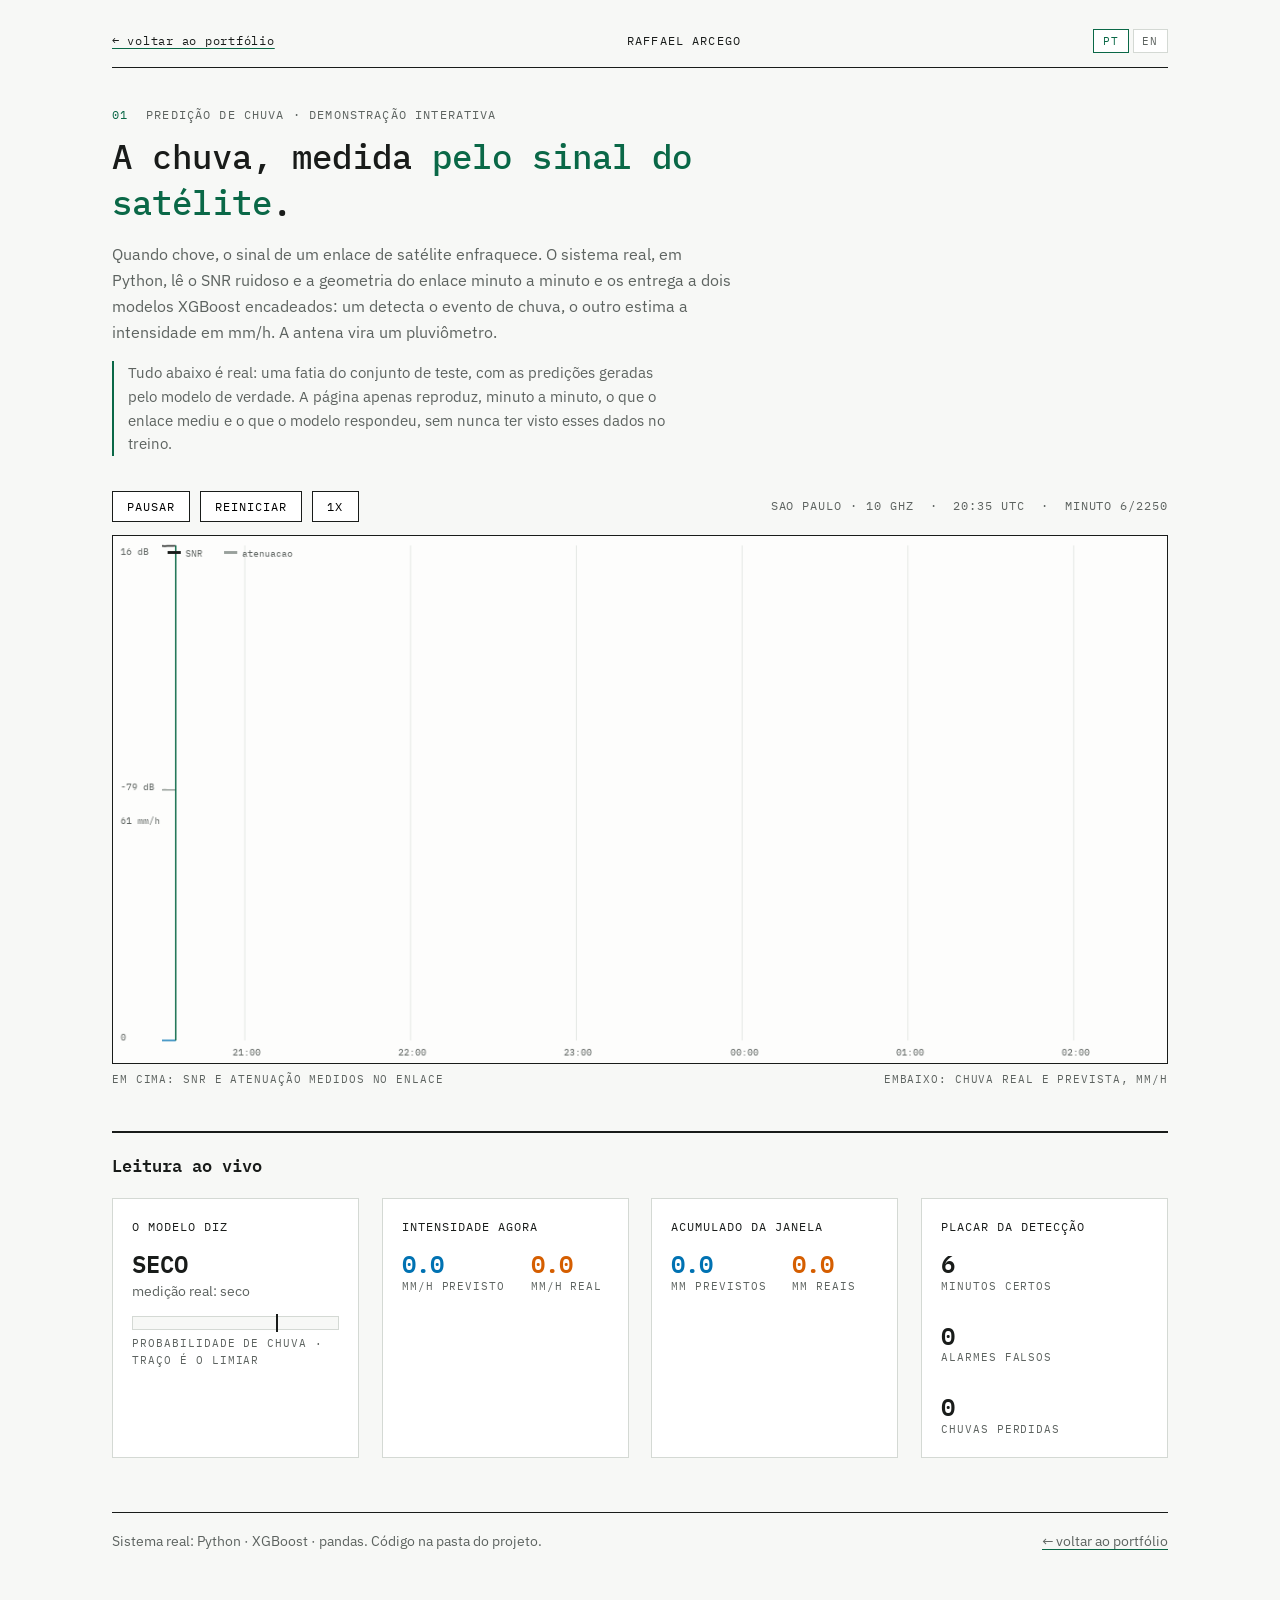
<file: projetos/predicao_chuva/demo.html>
<!DOCTYPE html>
<html lang="pt-BR">
<head>
<meta charset="utf-8">
<meta name="viewport" content="width=device-width, initial-scale=1">
<title>Predição de Chuva por Satélite — Demonstração / Rainfall Prediction — Demo</title>
<meta name="description" content="Demonstração interativa do previsor de chuva por satélite · Interactive demo of the satellite rainfall predictor.">
<link rel="canonical" href="https://www.raffaelarcego.com.br/projetos/predicao_chuva/demo.html">
<link rel="alternate" hreflang="pt-BR" href="https://www.raffaelarcego.com.br/projetos/predicao_chuva/demo.html?lang=pt">
<link rel="alternate" hreflang="en" href="https://www.raffaelarcego.com.br/projetos/predicao_chuva/demo.html?lang=en">
<link rel="alternate" hreflang="x-default" href="https://www.raffaelarcego.com.br/projetos/predicao_chuva/demo.html">
<link rel="icon" type="image/svg+xml" href="../../favicon.svg">
<link rel="preconnect" href="https://fonts.googleapis.com">
<link rel="preconnect" href="https://fonts.gstatic.com" crossorigin>
<link href="https://fonts.googleapis.com/css2?family=IBM+Plex+Sans:wght@400;500;600&family=IBM+Plex+Mono:wght@400;500;600&display=swap" rel="stylesheet">
<style>
/* mesmo vocabulario visual do portfolio: fundo liso, mono
   para rotulos e numeros, verde de terminal como acento unico */
:root {
  --bg: #f7f8f6;
  --panel: #ffffff;
  --ink: #191c1a;
  --soft: #5d6360;
  --rule: #d4d9d4;
  --rule-strong: #191c1a;
  --accent: #0a6847;
  --accent-dim: #98a09b;
  --sans: "IBM Plex Sans", "Segoe UI", Arial, sans-serif;
  --mono: "IBM Plex Mono", Consolas, "Courier New", monospace;
  /* cores do previsto e do real, par validado para daltonismo */
  --previsto: #0072B2;
  --real: #D55E00;
}

* { box-sizing: border-box; }

body {
  margin: 0;
  background-color: var(--bg);
  color: var(--ink);
  font-family: var(--sans);
  font-size: 1.02rem;
  line-height: 1.6;
  -webkit-font-smoothing: antialiased;
}

::selection { background: var(--accent); color: #fff; }

/* troca de idioma no mesmo esquema do site: os dois textos existem
   no HTML e o CSS esconde o idioma que nao esta ativo */
body.lang-pt [data-lang="en"] { display: none !important; }
body.lang-en [data-lang="pt"] { display: none !important; }

a { color: inherit; text-decoration-color: var(--accent); text-decoration-thickness: 1px; text-underline-offset: 3px; }
a:hover { color: var(--accent); }

.mono {
  font-family: var(--mono);
  font-size: 0.72rem;
  letter-spacing: 0.1em;
  text-transform: uppercase;
}

.sheet { max-width: 72rem; margin: 0 auto; padding: 0 clamp(1.2rem, 4vw, 3rem) 4rem; }

/* barra do topo com o caminho de volta e a troca de idioma */
.topo {
  display: flex;
  justify-content: space-between;
  align-items: baseline;
  gap: 1rem;
  padding: 1.6rem 0 0.9rem;
  border-bottom: 1px solid var(--rule-strong);
}
.topo .volta { font-family: var(--mono); font-size: 0.78rem; letter-spacing: 0.06em; }
.lang-switch button {
  border: 1px solid var(--rule);
  background: var(--panel);
  font-family: var(--mono);
  font-size: 0.7rem;
  letter-spacing: 0.08em;
  padding: 0.25rem 0.55rem;
  cursor: pointer;
  color: var(--soft);
}
.lang-switch button.on { border-color: var(--accent); color: var(--accent); }

.kicker { color: var(--soft); margin: 2.4rem 0 0.6rem; }
.kicker .no { color: var(--accent); margin-right: 0.6rem; }

h1.display {
  font-family: var(--mono);
  font-weight: 500;
  font-size: clamp(1.4rem, 3vw, 2.1rem);
  line-height: 1.35;
  margin: 0 0 1rem;
  max-width: 34ch;
}
h1.display em { font-style: normal; color: var(--accent); }

.lede { color: var(--soft); max-width: 62ch; margin: 0 0 0.6rem; }

.aviso {
  border-left: 2px solid var(--accent);
  padding-left: 0.9rem;
  color: var(--soft);
  font-size: 0.92rem;
  max-width: 62ch;
  margin: 1rem 0 2.2rem;
}

/* controles da reproducao */
.controles {
  display: flex;
  flex-wrap: wrap;
  align-items: center;
  gap: 0.6rem;
  margin: 0 0 0.8rem;
}
.controles button {
  border: 1px solid var(--rule-strong);
  background: var(--panel);
  font-family: var(--mono);
  font-size: 0.74rem;
  letter-spacing: 0.08em;
  text-transform: uppercase;
  padding: 0.45rem 0.9rem;
  cursor: pointer;
}
.controles button:hover { border-color: var(--accent); color: var(--accent); }

.situacao {
  margin-left: auto;
  font-family: var(--mono);
  font-size: 0.74rem;
  letter-spacing: 0.08em;
  text-transform: uppercase;
  color: var(--soft);
}
.situacao .ativo { color: var(--accent); font-weight: 600; }

/* o palco da reproducao */
#tela {
  display: block;
  width: 100%;
  border: 1px solid var(--rule-strong);
  background: #fdfdfc;
}
.legenda-tela {
  display: flex;
  justify-content: space-between;
  gap: 1rem;
  font-family: var(--mono);
  font-size: 0.7rem;
  letter-spacing: 0.08em;
  text-transform: uppercase;
  color: var(--soft);
  margin: 0.45rem 0 0;
}

/* painel de leitura ao vivo */
.estatisticas { margin-top: 2.6rem; }
.estatisticas h2 {
  font-family: var(--mono);
  font-weight: 600;
  font-size: 1.05rem;
  margin: 0 0 1.2rem;
  padding-top: 1.2rem;
  border-top: 2px solid var(--rule-strong);
}

.grade-cartoes {
  display: grid;
  grid-template-columns: repeat(auto-fit, minmax(240px, 1fr));
  gap: 1.4rem;
}
.cartao {
  background: var(--panel);
  border: 1px solid var(--rule);
  padding: 1.1rem 1.2rem 1.2rem;
}
.cartao .quem {
  display: flex;
  align-items: center;
  gap: 0.5rem;
  font-family: var(--mono);
  font-size: 0.78rem;
  letter-spacing: 0.08em;
  text-transform: uppercase;
  margin: 0 0 0.8rem;
}
.cartao .cor { width: 10px; height: 10px; display: inline-block; }
.numeros { display: flex; gap: 1.6rem; flex-wrap: wrap; }
.numeros .bloco .valor {
  font-family: var(--mono);
  font-size: 1.5rem;
  font-weight: 600;
  line-height: 1.2;
}
.numeros .bloco .rotulo {
  font-family: var(--mono);
  font-size: 0.66rem;
  letter-spacing: 0.09em;
  text-transform: uppercase;
  color: var(--soft);
}

/* o estado grande, chovendo ou seco, pela leitura do modelo */
#estado-chuva {
  font-family: var(--mono);
  font-size: 1.5rem;
  font-weight: 600;
  line-height: 1.2;
}
#estado-chuva.chovendo { color: var(--previsto); }
#estado-real { font-size: 0.85rem; color: var(--soft); margin: 0.2rem 0 0.8rem; }

/* medidor da probabilidade do classificador */
.medidor .trilho { background: var(--bg); border: 1px solid var(--rule); height: 14px; position: relative; }
.medidor .barra { position: absolute; inset: 2px auto 2px 2px; width: 0%; background: var(--previsto); }
.medidor .limiar { position: absolute; top: -3px; bottom: -3px; width: 2px; background: var(--ink); }
.medidor .rotulo {
  font-family: var(--mono);
  font-size: 0.66rem;
  letter-spacing: 0.09em;
  text-transform: uppercase;
  color: var(--soft);
  margin-top: 0.35rem;
}

footer {
  margin-top: 3.4rem;
  padding-top: 1rem;
  border-top: 1px solid var(--rule-strong);
  display: flex;
  justify-content: space-between;
  gap: 1rem;
  flex-wrap: wrap;
  color: var(--soft);
  font-size: 0.9rem;
}
</style>
</head>
<body class="lang-pt">
<div class="sheet">

<header class="topo">
  <a class="volta" href="../../index.html#projetos">
    <span data-lang="pt">&larr; voltar ao portfólio</span><span data-lang="en">&larr; back to portfolio</span>
  </a>
  <span class="mono">Raffael Arcego</span>
  <div class="lang-switch">
    <button type="button" data-set-lang="pt">PT</button>
    <button type="button" data-set-lang="en">EN</button>
  </div>
</header>

<p class="kicker mono"><span class="no">01</span>
  <span data-lang="pt">Predição de chuva · demonstração interativa</span>
  <span data-lang="en">Rain prediction · interactive demo</span>
</p>

<h1 class="display">
  <span data-lang="pt">A chuva, medida <em>pelo sinal do satélite</em>.</span>
  <span data-lang="en">Rainfall, measured <em>from the satellite signal</em>.</span>
</h1>

<p class="lede" data-lang="pt">
  Quando chove, o sinal de um enlace de satélite enfraquece. O sistema real, em
  Python, lê o SNR ruidoso e a geometria do enlace minuto a minuto e os entrega a
  dois modelos XGBoost encadeados: um detecta o evento de chuva, o outro estima a
  intensidade em mm/h. A antena vira um pluviômetro.
</p>
<p class="lede" data-lang="en">
  When it rains, a satellite link's signal weakens. The real system, in Python,
  reads the link's noisy SNR and geometry minute by minute and feeds them to two
  chained XGBoost models: one detects the rain event, the other estimates the
  intensity in mm/h. The antenna becomes a rain gauge.
</p>

<p class="aviso" data-lang="pt">
  Tudo abaixo é real: uma fatia do conjunto de teste, com as predições geradas
  pelo modelo de verdade. A página apenas reproduz, minuto a minuto, o que o
  enlace mediu e o que o modelo respondeu, sem nunca ter visto esses dados no
  treino.
</p>
<p class="aviso" data-lang="en">
  Everything below is real: a slice of the test set, with predictions generated
  by the actual model. The page simply replays, minute by minute, what the link
  measured and what the model answered, on data it never saw during training.
</p>

<p class="aviso" id="sem-dados" hidden>
  <span data-lang="pt">O arquivo de dados da demonstração não foi encontrado. Rode
    <code>python main.py</code> na pasta do projeto para gerá-lo.</span>
  <span data-lang="en">The demo data file was not found. Run
    <code>python main.py</code> in the project folder to generate it.</span>
</p>

<!-- ===================== REPRODUCAO ===================== -->
<div class="controles">
  <button type="button" id="botao-pausa">
    <span data-lang="pt">Pausar</span><span data-lang="en">Pause</span>
  </button>
  <button type="button" id="botao-reinicio">
    <span data-lang="pt">Reiniciar</span><span data-lang="en">Restart</span>
  </button>
  <button type="button" id="botao-velocidade">1x</button>
  <span class="situacao">
    <span id="rotulo-enlace"></span>
    &nbsp;·&nbsp; <span id="relogio">--:--</span> UTC
    &nbsp;·&nbsp; <span data-lang="pt">minuto</span><span data-lang="en">minute</span> <span id="minuto">0</span>
  </span>
</div>

<canvas id="tela" width="1120" height="560"></canvas>
<p class="legenda-tela">
  <span data-lang="pt">em cima: SNR e atenuação medidos no enlace</span>
  <span data-lang="en">top: SNR and attenuation measured on the link</span>
  <span data-lang="pt">embaixo: chuva real e prevista, mm/h</span>
  <span data-lang="en">bottom: actual and predicted rain, mm/h</span>
</p>

<!-- ===================== LEITURA AO VIVO ===================== -->
<section class="estatisticas">
  <h2><span data-lang="pt">Leitura ao vivo</span><span data-lang="en">Live reading</span></h2>

  <div class="grade-cartoes">
    <div class="cartao">
      <p class="quem"><span data-lang="pt">O modelo diz</span><span data-lang="en">The model says</span></p>
      <div id="estado-chuva">—</div>
      <p id="estado-real"></p>
      <div class="medidor">
        <div class="trilho">
          <div class="barra" id="barra-probabilidade"></div>
          <div class="limiar" id="marca-limiar"></div>
        </div>
        <p class="rotulo">
          <span data-lang="pt">probabilidade de chuva · traço é o limiar</span>
          <span data-lang="en">rain probability · tick marks the threshold</span>
        </p>
      </div>
    </div>

    <div class="cartao">
      <p class="quem"><span data-lang="pt">Intensidade agora</span><span data-lang="en">Intensity now</span></p>
      <div class="numeros">
        <div class="bloco">
          <div class="valor" style="color: var(--previsto)" id="mm-previsto">0.0</div>
          <div class="rotulo" data-lang="pt">mm/h previsto</div><div class="rotulo" data-lang="en">mm/h predicted</div>
        </div>
        <div class="bloco">
          <div class="valor" style="color: var(--real)" id="mm-real">0.0</div>
          <div class="rotulo" data-lang="pt">mm/h real</div><div class="rotulo" data-lang="en">mm/h actual</div>
        </div>
      </div>
    </div>

    <div class="cartao">
      <p class="quem"><span data-lang="pt">Acumulado da janela</span><span data-lang="en">Window total</span></p>
      <div class="numeros">
        <div class="bloco">
          <div class="valor" style="color: var(--previsto)" id="acumulado-previsto">0.0</div>
          <div class="rotulo" data-lang="pt">mm previstos</div><div class="rotulo" data-lang="en">mm predicted</div>
        </div>
        <div class="bloco">
          <div class="valor" style="color: var(--real)" id="acumulado-real">0.0</div>
          <div class="rotulo" data-lang="pt">mm reais</div><div class="rotulo" data-lang="en">mm actual</div>
        </div>
      </div>
    </div>

    <div class="cartao">
      <p class="quem"><span data-lang="pt">Placar da detecção</span><span data-lang="en">Detection score</span></p>
      <div class="numeros">
        <div class="bloco">
          <div class="valor" id="placar-acertos">0</div>
          <div class="rotulo" data-lang="pt">minutos certos</div><div class="rotulo" data-lang="en">correct minutes</div>
        </div>
        <div class="bloco">
          <div class="valor" id="placar-alarmes">0</div>
          <div class="rotulo" data-lang="pt">alarmes falsos</div><div class="rotulo" data-lang="en">false alarms</div>
        </div>
        <div class="bloco">
          <div class="valor" id="placar-perdidas">0</div>
          <div class="rotulo" data-lang="pt">chuvas perdidas</div><div class="rotulo" data-lang="en">missed rain</div>
        </div>
      </div>
    </div>
  </div>
</section>

<footer>
  <span>
    <span data-lang="pt">Sistema real: Python · XGBoost · pandas. Código na pasta do projeto.</span>
    <span data-lang="en">Real system: Python · XGBoost · pandas. Code lives in the project folder.</span>
  </span>
  <a href="../../index.html#projetos">
    <span data-lang="pt">&larr; voltar ao portfólio</span><span data-lang="en">&larr; back to portfolio</span>
  </a>
</footer>

</div>

<script src="dados_demo.js"></script>
<script>
/* =====================================================================
   Reproducao da janela de teste, minuto a minuto.

   Diferente da demo do projeto de tenis, aqui nada é simulado: o
   arquivo dados_demo.js traz uma fatia real do conjunto de teste com
   as predicoes que o modelo XGBoost de verdade gerou. O javascript
   so avanca um cursor pela serie e desenha o que o enlace mediu e o
   que o modelo respondeu naquele minuto.
===================================================================== */
(function () {
  "use strict";

  /* ---------- idioma, mesmo esquema do resto do site ---------- */

  var body = document.body;

  function definirIdioma(idioma) {
    body.classList.remove("lang-pt", "lang-en");
    body.classList.add(idioma === "en" ? "lang-en" : "lang-pt");
    document.documentElement.lang = idioma === "en" ? "en-US" : "pt-BR";
    try { sessionStorage.setItem("lang", idioma); } catch (e) { /* modo privado */ }
    var botoes = document.querySelectorAll("[data-set-lang]");
    for (var i = 0; i < botoes.length; i++) {
      botoes[i].classList.toggle("on", botoes[i].getAttribute("data-set-lang") === idioma);
    }
  }

  var botoesIdioma = document.querySelectorAll("[data-set-lang]");
  for (var bi = 0; bi < botoesIdioma.length; bi++) {
    botoesIdioma[bi].addEventListener("click", function () {
      definirIdioma(this.getAttribute("data-set-lang"));
    });
  }

  var salvo = null;
  var daUrl = /[?&]lang=(pt|en)/.exec(location.search);
  if (daUrl) salvo = daUrl[1];
  if (!salvo) { try { salvo = sessionStorage.getItem("lang"); } catch (e) { /* ignore */ } }
  definirIdioma(salvo === "en" ? "en" : "pt");

  /* ---------- os dados vem do arquivo gerado pelo main.py ---------- */

  if (typeof DADOS_DEMO === "undefined") {
    document.getElementById("sem-dados").hidden = false;
    return;
  }

  var D = DADOS_DEMO;
  var TOTAL = D.taxa_real.length;

  // o evento de chuva do dataset é taxa acima de 0.1 mm/h
  var LIMIAR_EVENTO_MM = 0.1;

  // escalas fixas dos graficos, calculadas uma vez sobre a janela
  // inteira para os eixos nao ficarem pulando durante a reproducao
  function extremos(vetor) {
    var minimo = vetor[0], maximo = vetor[0];
    for (var i = 1; i < vetor.length; i++) {
      if (vetor[i] < minimo) minimo = vetor[i];
      if (vetor[i] > maximo) maximo = vetor[i];
    }
    return { min: minimo, max: maximo };
  }
  var ESCALA_SNR = extremos(D.snr);
  var ESCALA_ATEN = extremos(D.atenuacao);
  var ESCALA_CHUVA = Math.max(extremos(D.taxa_real).max, extremos(D.taxa_prevista).max, 1);

  // minuto do dia em que a janela comeca, para os rotulos de hora
  var inicio = new Date(D.inicio_utc);
  var MINUTO_INICIAL = inicio.getUTCHours() * 60 + inicio.getUTCMinutes();

  /* ---------- estado da reproducao ---------- */

  // na velocidade 1x a pagina consome 4 minutos de dado por segundo,
  // a janela inteira leva uns 9 minutos; o botao multiplica isso
  var MINUTOS_POR_SEGUNDO = 4;
  var VELOCIDADES = [1, 4, 16];

  var estado;

  function reiniciar() {
    estado = {
      cursor: 0,          // posicao continua na serie, em minutos
      minuto: -1,         // ultimo minuto inteiro ja contabilizado
      acumuladoReal: 0,   // chuva acumulada em mm
      acumuladoPrevisto: 0,
      acertos: 0,         // placar da deteccao, minuto a minuto
      alarmesFalsos: 0,
      chuvasPerdidas: 0,
      pausado: false,
      indiceVelocidade: 0,
      terminou: false
    };
  }
  reiniciar();

  /* ---------- avanco do cursor e contabilidade ---------- */

  function contabilizarMinuto(i) {
    // cada minuto de taxa em mm/h contribui um sessenta avos em mm
    estado.acumuladoReal += D.taxa_real[i] / 60;
    estado.acumuladoPrevisto += D.taxa_prevista[i] / 60;

    var choveu = D.taxa_real[i] > LIMIAR_EVENTO_MM;
    var previu = D.probabilidade[i] >= D.limiar;
    if (choveu === previu) estado.acertos += 1;
    else if (previu) estado.alarmesFalsos += 1;
    else estado.chuvasPerdidas += 1;
  }

  function atualizar(dt) {
    if (estado.terminou) return;

    var velocidade = VELOCIDADES[estado.indiceVelocidade];
    estado.cursor += dt * MINUTOS_POR_SEGUNDO * velocidade;

    var alvo = Math.min(TOTAL - 1, Math.floor(estado.cursor));

    // todos os minutos que o cursor atravessou entram na conta,
    // mesmo em velocidade alta nenhum minuto fica de fora
    while (estado.minuto < alvo) {
      estado.minuto += 1;
      contabilizarMinuto(estado.minuto);
    }

    if (estado.cursor >= TOTAL - 1) estado.terminou = true;
  }

  /* ---------- desenho dos dois paineis no canvas ---------- */

  var tela = document.getElementById("tela");
  var ctx = tela.getContext("2d");
  var W = tela.width, H = tela.height;

  // a faixa visivel cobre as ultimas seis horas de telemetria
  var JANELA_VISIVEL = 360;

  var MARGEM = { esquerda: 52, direita: 14, topo: 10, meio: 26, base: 24 };
  var ALTURA_SINAL = (H - MARGEM.topo - MARGEM.meio - MARGEM.base) * 0.52;
  var ALTURA_CHUVA = (H - MARGEM.topo - MARGEM.meio - MARGEM.base) * 0.48;
  var TOPO_CHUVA = MARGEM.topo + ALTURA_SINAL + MARGEM.meio;
  var LARGURA_UTIL = W - MARGEM.esquerda - MARGEM.direita;

  var CORES = {
    fundo: "#fdfdfc",
    grade: "#e4e8e4",
    eixo: "#5d6360",
    snr: "#191c1a",
    atenuacao: "#98a09b",
    previsto: "#0072B2",
    real: "#D55E00",
    cursor: "#0a6847"
  };

  function yDoSinal(valor, escala, topo, altura) {
    var faixa = Math.max(escala.max - escala.min, 0.001);
    return topo + altura - (valor - escala.min) / faixa * altura;
  }

  function desenharLinha(vetor, escala, cor, primeiro, ultimo, topo, altura) {
    ctx.strokeStyle = cor;
    ctx.lineWidth = 1.4;
    ctx.beginPath();
    for (var i = primeiro; i <= ultimo; i++) {
      var x = MARGEM.esquerda + (i - primeiro) / (JANELA_VISIVEL - 1) * LARGURA_UTIL;
      var y = yDoSinal(vetor[i], escala, topo, altura);
      if (i === primeiro) ctx.moveTo(x, y);
      else ctx.lineTo(x, y);
    }
    ctx.stroke();
  }

  function rotuloDeHora(indice) {
    var minutoDoDia = (MINUTO_INICIAL + indice) % 1440;
    var hora = Math.floor(minutoDoDia / 60);
    return (hora < 10 ? "0" : "") + hora + ":00";
  }

  function desenharCena() {
    ctx.fillStyle = CORES.fundo;
    ctx.fillRect(0, 0, W, H);

    // a janela desliza: termina no minuto atual e olha seis horas
    // para tras, preenchendo com o comeco da serie no inicio
    var ultimo = Math.max(JANELA_VISIVEL - 1, estado.minuto);
    ultimo = Math.min(ultimo, TOTAL - 1);
    var primeiro = ultimo - (JANELA_VISIVEL - 1);

    // nada alem do minuto atual aparece: a telemetria chega na tela
    // conforme o cursor avanca, como num painel de operacao
    var ate = Math.min(ultimo, Math.max(estado.minuto, primeiro));

    ctx.font = "10px 'IBM Plex Mono', monospace";

    // linhas verticais a cada hora cheia, com o rotulo embaixo
    for (var i = primeiro; i <= ultimo; i++) {
      if ((MINUTO_INICIAL + i) % 60 !== 0) continue;
      var x = MARGEM.esquerda + (i - primeiro) / (JANELA_VISIVEL - 1) * LARGURA_UTIL;
      ctx.strokeStyle = CORES.grade;
      ctx.lineWidth = 1;
      ctx.beginPath();
      ctx.moveTo(x, MARGEM.topo);
      ctx.lineTo(x, H - MARGEM.base);
      ctx.stroke();
      ctx.fillStyle = CORES.eixo;
      ctx.fillText(rotuloDeHora(i), x - 13, H - 8);
    }

    /* painel de cima: o sinal medido no enlace */

    ctx.fillStyle = CORES.eixo;
    ctx.fillText(ESCALA_SNR.max.toFixed(0) + " dB", 8, MARGEM.topo + 10);
    ctx.fillText(ESCALA_SNR.min.toFixed(0) + " dB", 8, MARGEM.topo + ALTURA_SINAL);

    desenharLinha(D.snr, ESCALA_SNR, CORES.snr, primeiro, ate, MARGEM.topo, ALTURA_SINAL);
    desenharLinha(D.atenuacao, ESCALA_ATEN, CORES.atenuacao, primeiro, ate, MARGEM.topo, ALTURA_SINAL);

    /* painel de baixo: chuva real como barras, prevista como linha */

    ctx.fillStyle = CORES.eixo;
    ctx.fillText(ESCALA_CHUVA.toFixed(0) + " mm/h", 8, TOPO_CHUVA + 10);
    ctx.fillText("0", 8, TOPO_CHUVA + ALTURA_CHUVA);

    var larguraBarra = LARGURA_UTIL / JANELA_VISIVEL;
    ctx.fillStyle = CORES.real;
    ctx.globalAlpha = 0.55;
    for (var b = primeiro; b <= ate; b++) {
      var taxa = D.taxa_real[b];
      if (taxa <= 0) continue;
      var xb = MARGEM.esquerda + (b - primeiro) / (JANELA_VISIVEL - 1) * LARGURA_UTIL;
      var alturaBarra = taxa / ESCALA_CHUVA * ALTURA_CHUVA;
      ctx.fillRect(xb, TOPO_CHUVA + ALTURA_CHUVA - alturaBarra, Math.max(1, larguraBarra), alturaBarra);
    }
    ctx.globalAlpha = 1;

    var escalaChuva = { min: 0, max: ESCALA_CHUVA };
    desenharLinha(D.taxa_prevista, escalaChuva, CORES.previsto, primeiro, ate, TOPO_CHUVA, ALTURA_CHUVA);

    /* o cursor do minuto atual atravessa os dois paineis */

    var indiceCursor = Math.min(Math.max(estado.minuto, primeiro), ultimo);
    var xCursor = MARGEM.esquerda + (indiceCursor - primeiro) / (JANELA_VISIVEL - 1) * LARGURA_UTIL;
    ctx.strokeStyle = CORES.cursor;
    ctx.lineWidth = 1.5;
    ctx.beginPath();
    ctx.moveTo(xCursor, MARGEM.topo);
    ctx.lineTo(xCursor, H - MARGEM.base);
    ctx.stroke();

    /* legenda pequena dentro do painel de cima */

    ctx.fillStyle = CORES.snr;
    ctx.fillRect(MARGEM.esquerda + 6, MARGEM.topo + 6, 14, 3);
    ctx.fillStyle = CORES.eixo;
    ctx.fillText("SNR", MARGEM.esquerda + 25, MARGEM.topo + 12);
    ctx.fillStyle = CORES.atenuacao;
    ctx.fillRect(MARGEM.esquerda + 66, MARGEM.topo + 6, 14, 3);
    ctx.fillStyle = CORES.eixo;
    var idioma = body.classList.contains("lang-en") ? "en" : "pt";
    ctx.fillText(idioma === "en" ? "attenuation" : "atenuacao", MARGEM.esquerda + 85, MARGEM.topo + 12);
  }

  /* ---------- atualizacao dos numeros na pagina ---------- */

  var el = {
    estado: document.getElementById("estado-chuva"),
    estadoReal: document.getElementById("estado-real"),
    barraProb: document.getElementById("barra-probabilidade"),
    marcaLimiar: document.getElementById("marca-limiar"),
    mmPrevisto: document.getElementById("mm-previsto"),
    mmReal: document.getElementById("mm-real"),
    acumuladoPrevisto: document.getElementById("acumulado-previsto"),
    acumuladoReal: document.getElementById("acumulado-real"),
    acertos: document.getElementById("placar-acertos"),
    alarmes: document.getElementById("placar-alarmes"),
    perdidas: document.getElementById("placar-perdidas"),
    enlace: document.getElementById("rotulo-enlace"),
    relogio: document.getElementById("relogio"),
    minuto: document.getElementById("minuto")
  };

  el.enlace.textContent = D.estacao + " · " + D.frequencia_ghz.toFixed(0) + " GHz";
  el.marcaLimiar.style.left = "calc(" + (D.limiar * 100) + "% - 1px)";

  var TEXTOS = {
    pt: { chovendo: "CHOVENDO", seco: "SECO", realChuva: "medição real: chovendo", realSeco: "medição real: seco" },
    en: { chovendo: "RAINING", seco: "DRY", realChuva: "ground truth: raining", realSeco: "ground truth: dry" }
  };

  function atualizarPainel() {
    var i = Math.max(0, estado.minuto);
    var idioma = body.classList.contains("lang-en") ? "en" : "pt";
    var textos = TEXTOS[idioma];

    var previuChuva = D.probabilidade[i] >= D.limiar;
    el.estado.textContent = previuChuva ? textos.chovendo : textos.seco;
    el.estado.classList.toggle("chovendo", previuChuva);

    var choveu = D.taxa_real[i] > LIMIAR_EVENTO_MM;
    el.estadoReal.textContent = choveu ? textos.realChuva : textos.realSeco;

    el.barraProb.style.width = (D.probabilidade[i] * 100) + "%";
    el.mmPrevisto.textContent = D.taxa_prevista[i].toFixed(1);
    el.mmReal.textContent = D.taxa_real[i].toFixed(1);
    el.acumuladoPrevisto.textContent = estado.acumuladoPrevisto.toFixed(1);
    el.acumuladoReal.textContent = estado.acumuladoReal.toFixed(1);
    el.acertos.textContent = estado.acertos;
    el.alarmes.textContent = estado.alarmesFalsos;
    el.perdidas.textContent = estado.chuvasPerdidas;

    var minutoDoDia = (MINUTO_INICIAL + i) % 1440;
    var hora = Math.floor(minutoDoDia / 60);
    var minuto = minutoDoDia % 60;
    el.relogio.textContent = (hora < 10 ? "0" : "") + hora + ":" + (minuto < 10 ? "0" : "") + minuto;
    el.minuto.textContent = (i + 1) + "/" + TOTAL;
  }

  /* ---------- controles ---------- */

  document.getElementById("botao-pausa").addEventListener("click", function () {
    estado.pausado = !estado.pausado;
    var pt = this.querySelector("[data-lang='pt']");
    var en = this.querySelector("[data-lang='en']");
    pt.textContent = estado.pausado ? "Continuar" : "Pausar";
    en.textContent = estado.pausado ? "Resume" : "Pause";
  });

  document.getElementById("botao-reinicio").addEventListener("click", function () {
    var pausadoAntes = estado.pausado;
    var velAntes = estado.indiceVelocidade;
    reiniciar();
    estado.pausado = pausadoAntes;
    estado.indiceVelocidade = velAntes;
  });

  document.getElementById("botao-velocidade").addEventListener("click", function () {
    estado.indiceVelocidade = (estado.indiceVelocidade + 1) % VELOCIDADES.length;
    this.textContent = VELOCIDADES[estado.indiceVelocidade] + "x";
  });

  /* ---------- laco principal ---------- */

  var ultimoTempo = null;

  function laco(agora) {
    if (ultimoTempo === null) ultimoTempo = agora;
    // dt limitado para a reproducao nao dar saltos quando a aba
    // fica um tempo em segundo plano
    var dt = Math.min(0.05, (agora - ultimoTempo) / 1000);
    ultimoTempo = agora;

    if (!estado.pausado) {
      atualizar(dt);
      desenharCena();
      atualizarPainel();
    }

    requestAnimationFrame(laco);
  }

  atualizar(0);
  desenharCena();
  atualizarPainel();
  requestAnimationFrame(laco);
})();
</script>
</body>
</html>
</file>
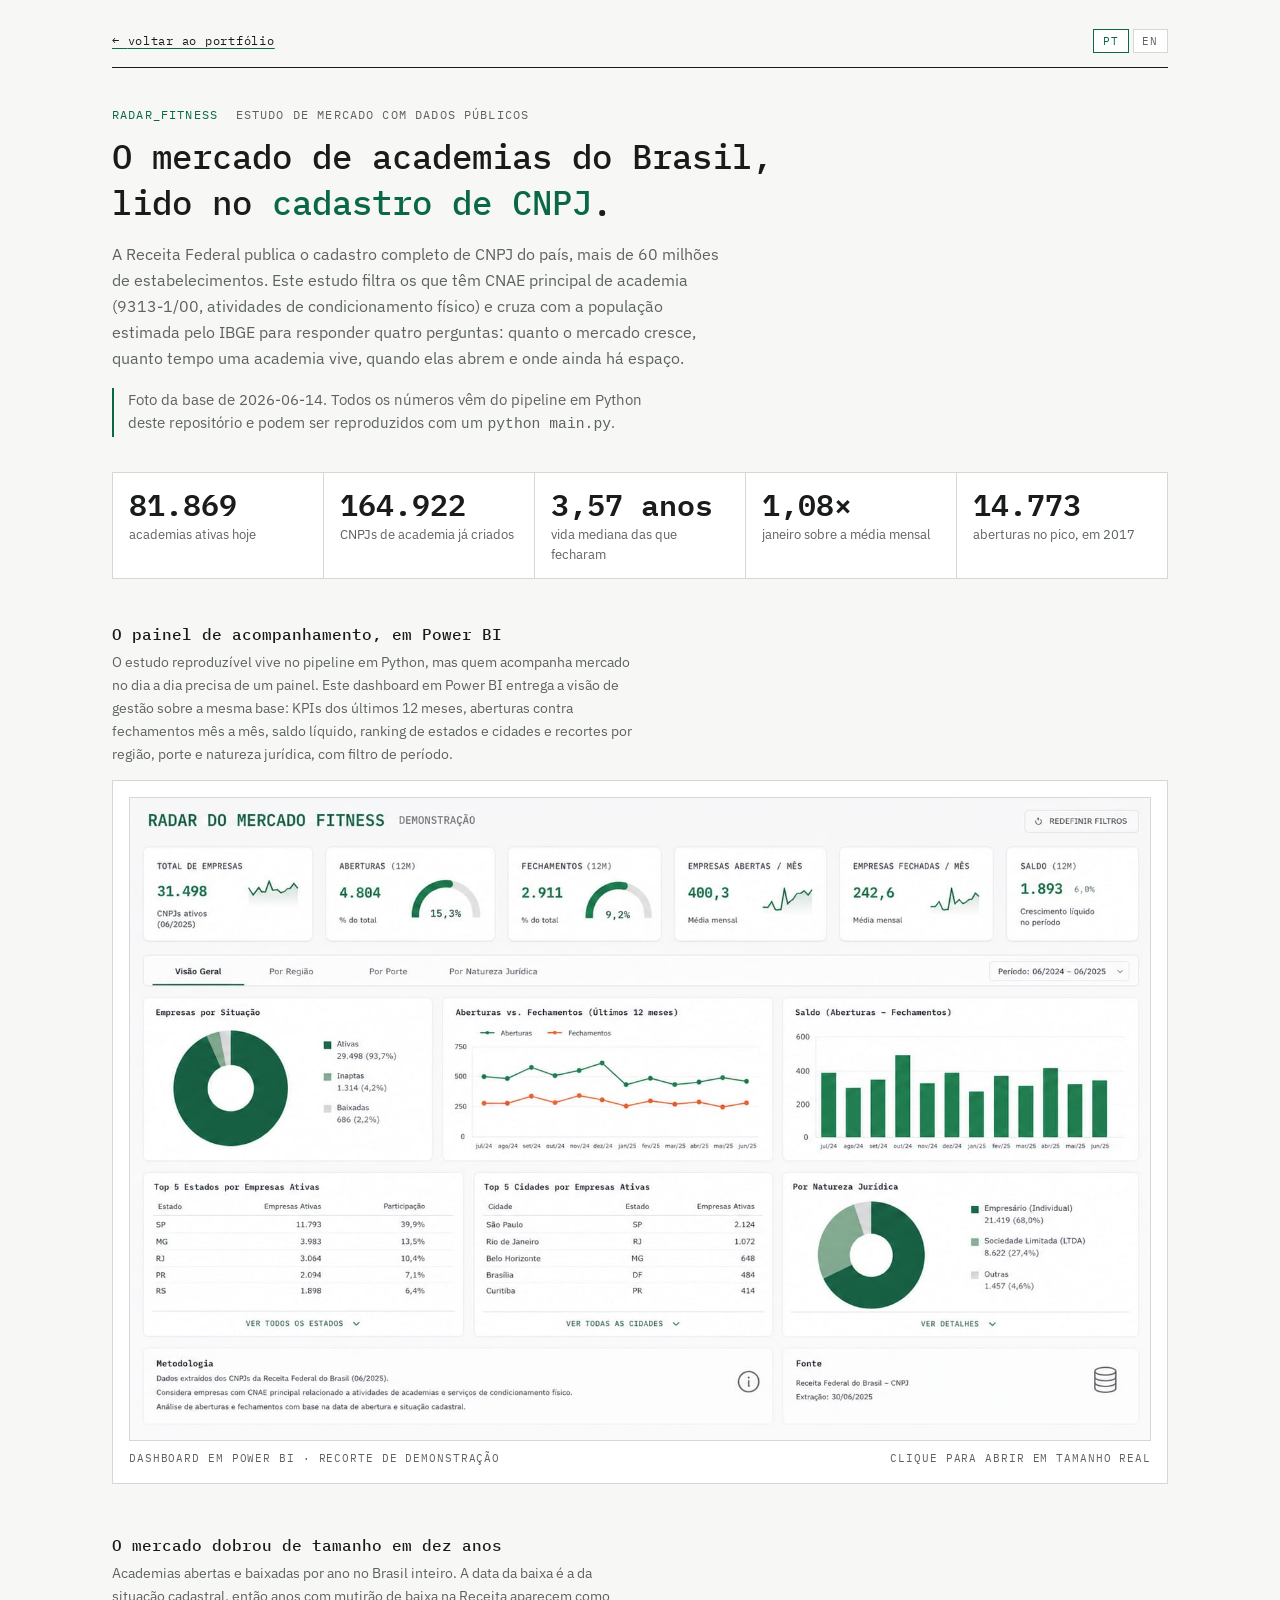
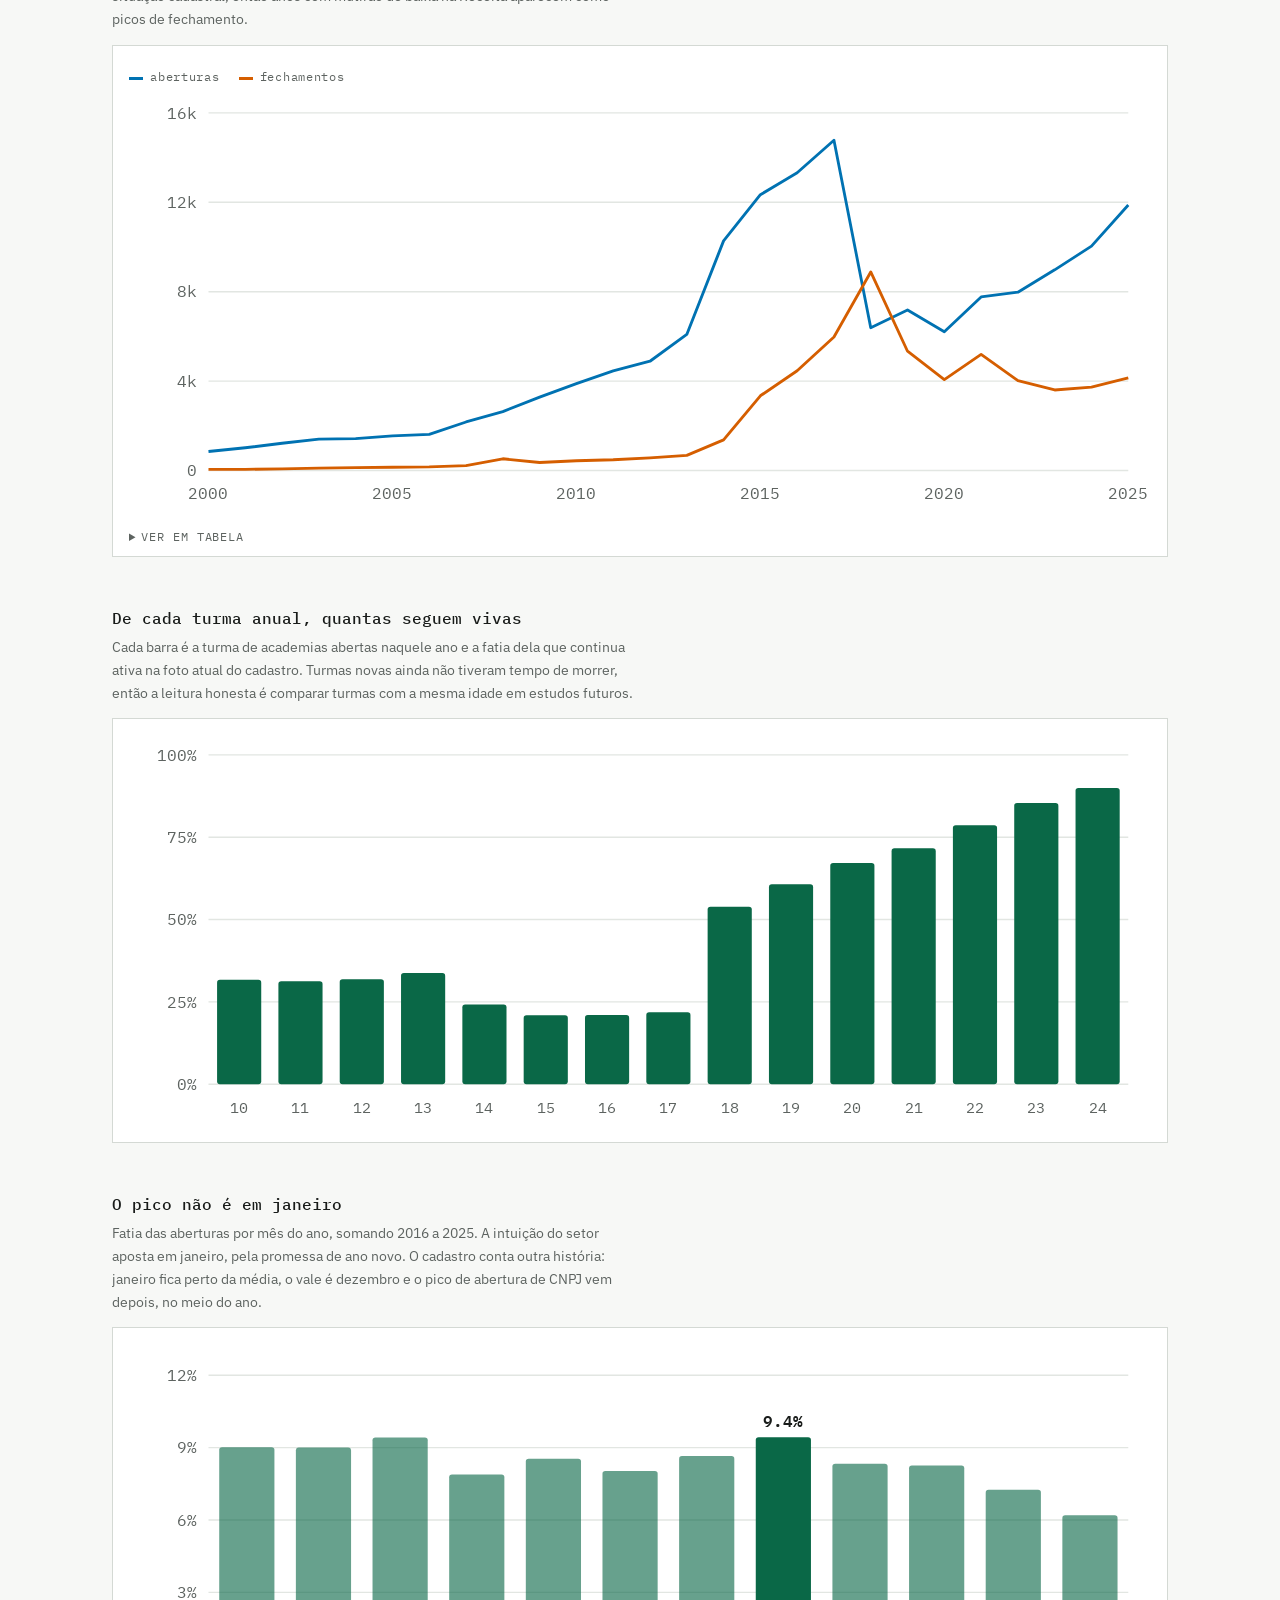
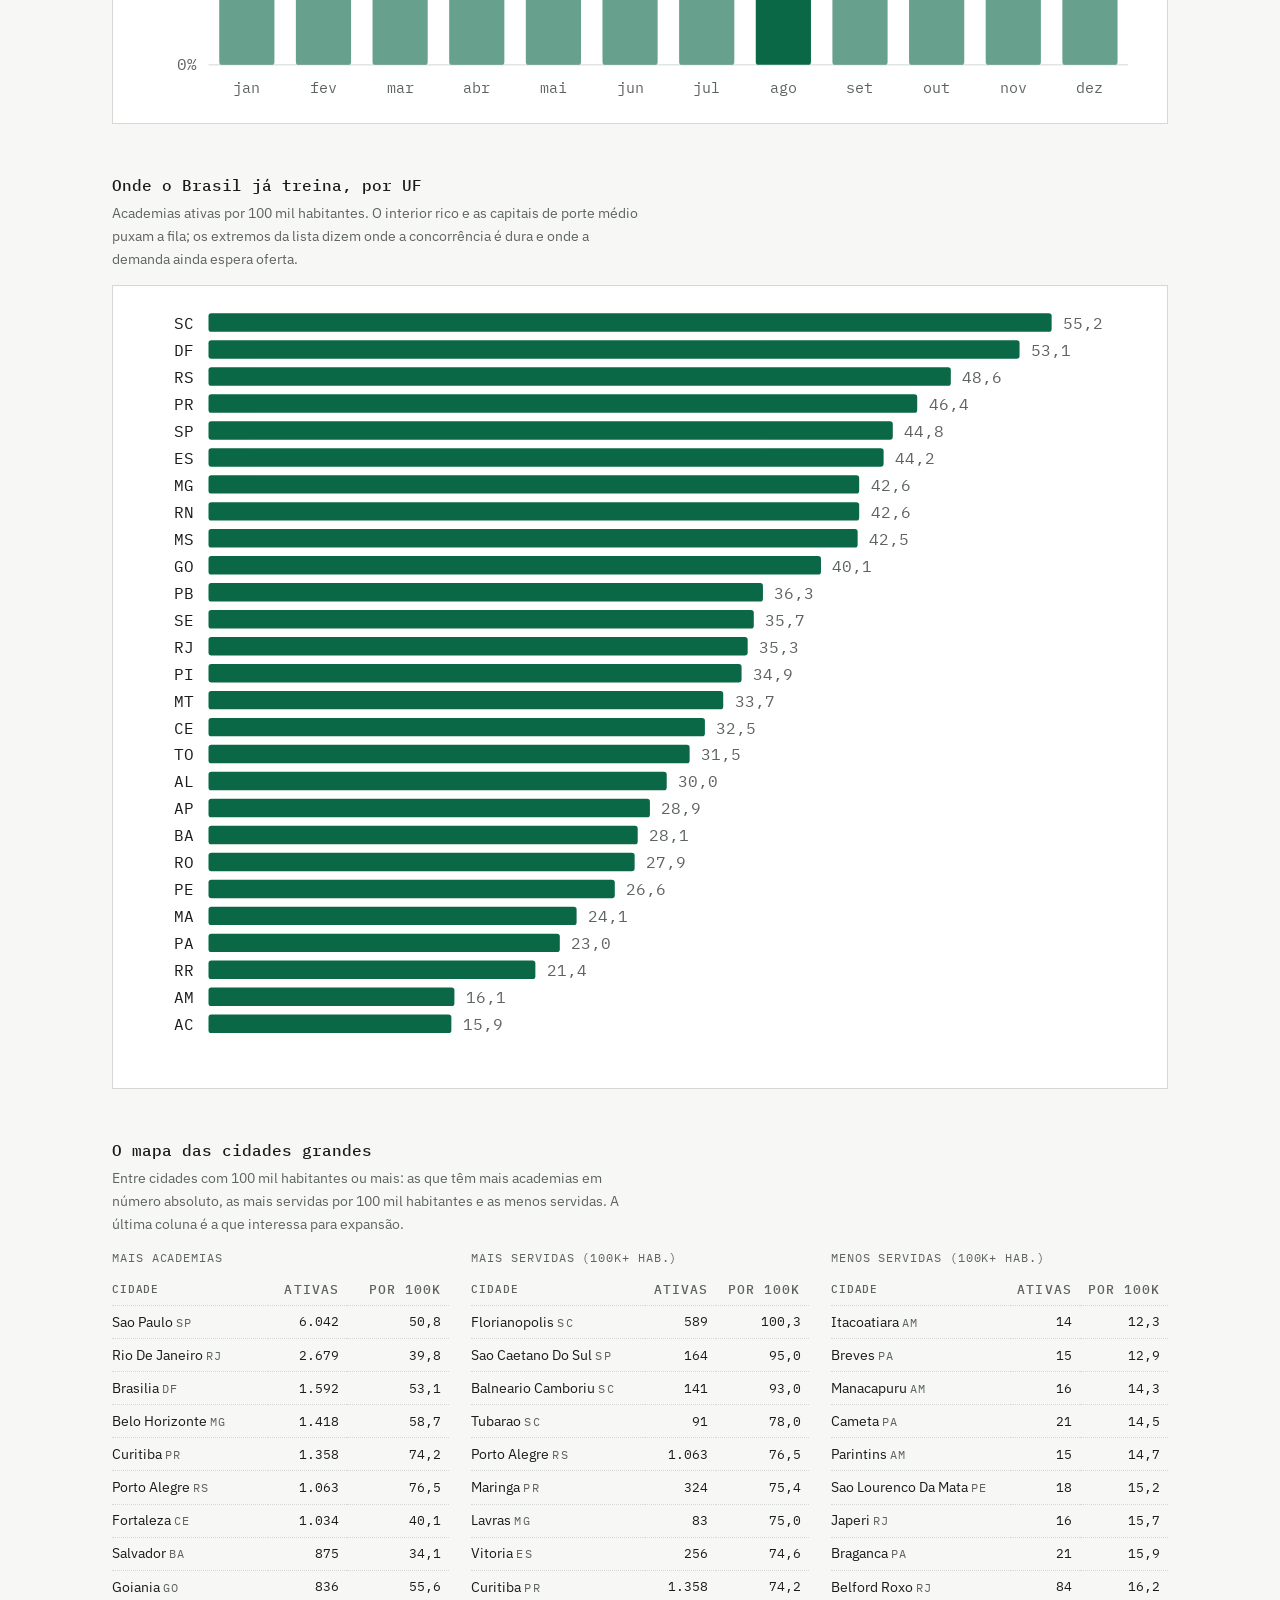
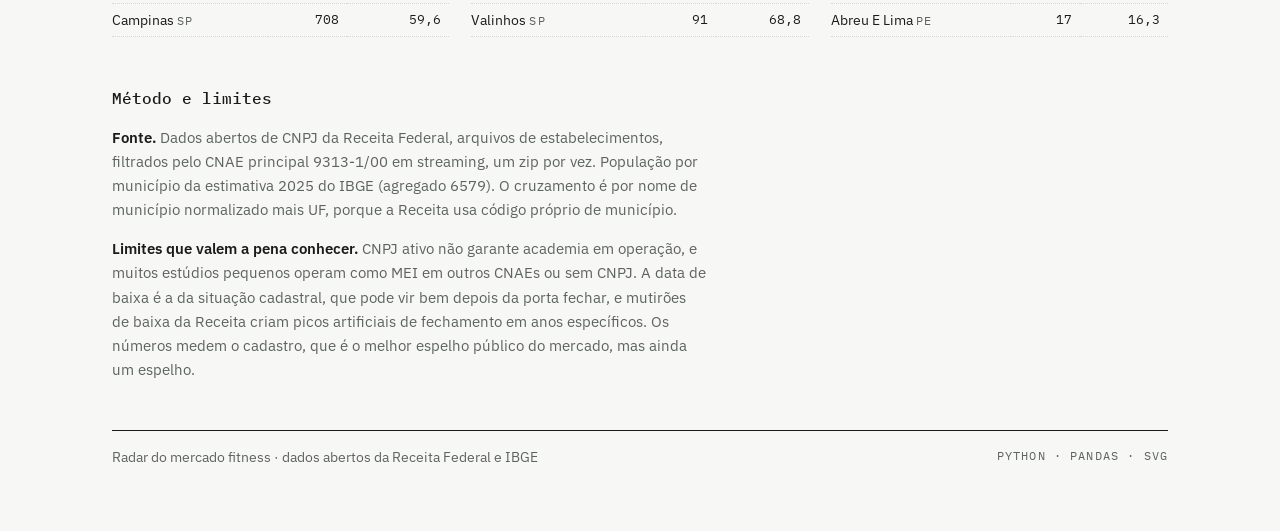
<file: projetos/radar_fitness/demo.html>
<!DOCTYPE html>
<html lang="pt-BR">
<head>
<meta charset="utf-8">
<meta name="viewport" content="width=device-width, initial-scale=1">
<title>Radar do Mercado Fitness — Demonstração / Fitness Market Radar — Demo</title>
<meta name="description" content="Estudo do mercado de academias no Brasil via dados abertos de CNPJ · Study of the Brazilian gym market using open CNPJ data.">
<link rel="canonical" href="https://www.raffaelarcego.com.br/projetos/radar_fitness/demo.html">
<link rel="alternate" hreflang="pt-BR" href="https://www.raffaelarcego.com.br/projetos/radar_fitness/demo.html?lang=pt">
<link rel="alternate" hreflang="en" href="https://www.raffaelarcego.com.br/projetos/radar_fitness/demo.html?lang=en">
<link rel="alternate" hreflang="x-default" href="https://www.raffaelarcego.com.br/projetos/radar_fitness/demo.html">
<link rel="icon" type="image/svg+xml" href="../../favicon.svg">
<link rel="preconnect" href="https://fonts.googleapis.com">
<link rel="preconnect" href="https://fonts.gstatic.com" crossorigin>
<link href="https://fonts.googleapis.com/css2?family=IBM+Plex+Sans:wght@400;500;600&family=IBM+Plex+Mono:wght@400;500;600&display=swap" rel="stylesheet">
<style>
/* mesmo vocabulario visual do portfolio: fundo liso, mono
   para rotulos e numeros, verde de terminal como acento unico */
:root {
  --bg: #f7f8f6;
  --panel: #ffffff;
  --ink: #191c1a;
  --soft: #5d6360;
  --rule: #d4d9d4;
  --rule-strong: #191c1a;
  --accent: #0a6847;
  --accent-dim: #98a09b;
  --sans: "IBM Plex Sans", "Segoe UI", Arial, sans-serif;
  --mono: "IBM Plex Mono", Consolas, "Courier New", monospace;
  /* par de series validado para daltonismo, o mesmo dos outros projetos */
  --abre: #0072B2;
  --fecha: #D55E00;
}

* { box-sizing: border-box; }

body {
  margin: 0;
  background-color: var(--bg);
  color: var(--ink);
  font-family: var(--sans);
  font-size: 1.02rem;
  line-height: 1.6;
  -webkit-font-smoothing: antialiased;
}

::selection { background: var(--accent); color: #fff; }

/* troca de idioma no mesmo esquema do site: os dois textos existem
   no HTML e o CSS esconde o idioma que nao esta ativo */
body.lang-pt [data-lang="en"] { display: none !important; }
body.lang-en [data-lang="pt"] { display: none !important; }

a { color: inherit; text-decoration-color: var(--accent); text-decoration-thickness: 1px; text-underline-offset: 3px; }
a:hover { color: var(--accent); }

.mono {
  font-family: var(--mono);
  font-size: 0.72rem;
  letter-spacing: 0.1em;
  text-transform: uppercase;
}

.sheet { max-width: 72rem; margin: 0 auto; padding: 0 clamp(1.2rem, 4vw, 3rem) 4rem; }

.topo {
  display: flex;
  justify-content: space-between;
  align-items: baseline;
  gap: 1rem;
  padding: 1.6rem 0 0.9rem;
  border-bottom: 1px solid var(--rule-strong);
}
.topo .volta { font-family: var(--mono); font-size: 0.78rem; letter-spacing: 0.06em; }
.lang-switch button {
  border: 1px solid var(--rule);
  background: var(--panel);
  font-family: var(--mono);
  font-size: 0.7rem;
  letter-spacing: 0.08em;
  padding: 0.25rem 0.55rem;
  cursor: pointer;
  color: var(--soft);
}
.lang-switch button.on { border-color: var(--accent); color: var(--accent); }

.kicker { color: var(--soft); margin: 2.4rem 0 0.6rem; }
.kicker .no { color: var(--accent); margin-right: 0.6rem; }

h1.display {
  font-family: var(--mono);
  font-weight: 500;
  font-size: clamp(1.4rem, 3vw, 2.1rem);
  line-height: 1.35;
  margin: 0 0 1rem;
  max-width: 34ch;
}
h1.display em { font-style: normal; color: var(--accent); }

.lede { color: var(--soft); max-width: 62ch; margin: 0 0 0.6rem; }

.aviso {
  border-left: 2px solid var(--accent);
  padding-left: 0.9rem;
  color: var(--soft);
  font-size: 0.92rem;
  max-width: 62ch;
  margin: 1rem 0 2.2rem;
}

/* fileira de numeros de capa */
.tiles {
  display: grid;
  grid-template-columns: repeat(auto-fit, minmax(150px, 1fr));
  gap: 1px;
  background: var(--rule);
  border: 1px solid var(--rule);
  margin: 0 0 2.6rem;
}
.tile { background: var(--panel); padding: 0.9rem 1rem 0.8rem; }
.tile .valor {
  font-family: var(--mono);
  font-size: clamp(1.3rem, 2.6vw, 1.9rem);
  font-weight: 600;
  color: var(--ink);
  line-height: 1.15;
}
.tile .valor em { font-style: normal; color: var(--accent); }
.tile .rotulo { color: var(--soft); font-size: 0.8rem; margin-top: 0.15rem; }

/* blocos de grafico */
.bloco { margin: 0 0 3rem; }
.bloco h2 {
  font-family: var(--mono);
  font-weight: 500;
  font-size: 1.02rem;
  margin: 0 0 0.2rem;
}
.bloco .sub { color: var(--soft); font-size: 0.9rem; max-width: 66ch; margin: 0 0 0.9rem; }
.quadro {
  background: var(--panel);
  border: 1px solid var(--rule);
  padding: 1rem 1rem 0.6rem;
  position: relative;
}
.quadro svg { width: 100%; height: auto; display: block; }

/* o print do painel em Power BI */
.quadro a.painel { display: block; line-height: 0; }
.quadro img.painel-img { width: 100%; height: auto; display: block; border: 1px solid var(--rule); }
.quadro .painel-legenda {
  font-family: var(--mono);
  font-size: 0.7rem;
  letter-spacing: 0.08em;
  text-transform: uppercase;
  color: var(--soft);
  padding: 0.55rem 0 0.35rem;
  display: flex;
  justify-content: space-between;
  gap: 1rem;
  flex-wrap: wrap;
}

.legenda {
  display: flex;
  gap: 1.2rem;
  flex-wrap: wrap;
  font-family: var(--mono);
  font-size: 0.72rem;
  letter-spacing: 0.06em;
  color: var(--soft);
  margin: 0.4rem 0 0.4rem;
}
.legenda .chip { display: inline-block; width: 14px; height: 3px; vertical-align: middle; margin-right: 0.45rem; }

/* a dica que segue o mouse */
#dica {
  position: fixed;
  pointer-events: none;
  background: var(--ink);
  color: #f2f4f2;
  font-family: var(--mono);
  font-size: 0.72rem;
  line-height: 1.5;
  padding: 0.45rem 0.6rem;
  border-radius: 2px;
  z-index: 30;
  display: none;
  white-space: nowrap;
}

/* tabelas de cidades */
.trio {
  display: grid;
  grid-template-columns: repeat(auto-fit, minmax(240px, 1fr));
  gap: 1.4rem;
}
table { border-collapse: collapse; width: 100%; font-size: 0.88rem; }
caption {
  text-align: left;
  font-family: var(--mono);
  font-size: 0.72rem;
  letter-spacing: 0.08em;
  text-transform: uppercase;
  color: var(--soft);
  padding-bottom: 0.4rem;
}
th, td { text-align: left; padding: 0.3rem 0.5rem 0.3rem 0; border-bottom: 1px dotted var(--rule); }
th { font-family: var(--mono); font-size: 0.68rem; letter-spacing: 0.08em; text-transform: uppercase; color: var(--soft); font-weight: 500; }
td.num, th.num { text-align: right; font-family: var(--mono); font-size: 0.82rem; }

details { margin-top: 0.6rem; }
summary {
  cursor: pointer;
  font-family: var(--mono);
  font-size: 0.72rem;
  letter-spacing: 0.08em;
  text-transform: uppercase;
  color: var(--soft);
}
details table { margin-top: 0.6rem; max-width: 34rem; }

.metodo { max-width: 66ch; color: var(--soft); font-size: 0.94rem; }
.metodo strong { color: var(--ink); font-weight: 600; }

footer.colophon {
  border-top: 1px solid var(--rule-strong);
  margin-top: 3rem;
  padding-top: 1rem;
  display: flex;
  justify-content: space-between;
  gap: 1rem;
  flex-wrap: wrap;
  color: var(--soft);
  font-size: 0.85rem;
}
</style>
</head>
<body class="lang-pt">
<div class="sheet">

<div class="topo">
  <span class="volta"><a href="../../index.html#projetos">&larr; <span data-lang="pt">voltar ao portfólio</span><span data-lang="en">back to portfolio</span></a></span>
  <span class="lang-switch">
    <button type="button" data-set-lang="pt">PT</button>
    <button type="button" data-set-lang="en">EN</button>
  </span>
</div>

<p class="kicker mono"><span class="no">radar_fitness</span> <span data-lang="pt">Estudo de mercado com dados públicos</span><span data-lang="en">Market study with public data</span></p>

<h1 class="display">
  <span data-lang="pt">O mercado de academias do Brasil, lido no <em>cadastro de CNPJ</em>.</span>
  <span data-lang="en">Brazil's gym market, read straight from the <em>national business registry</em>.</span>
</h1>

<p class="lede" data-lang="pt">
  A Receita Federal publica o cadastro completo de CNPJ do país, mais de 60 milhões
  de estabelecimentos. Este estudo filtra os que têm CNAE principal de academia
  (9313-1/00, atividades de condicionamento físico) e cruza com a população estimada
  pelo IBGE para responder quatro perguntas: quanto o mercado cresce, quanto tempo
  uma academia vive, quando elas abrem e onde ainda há espaço.
</p>
<p class="lede" data-lang="en">
  Brazil's federal revenue service publishes the country's full business registry,
  over 60 million establishments. This study filters the ones whose primary activity
  code is gym and fitness services (CNAE 9313-1/00) and joins them with IBGE
  population estimates to answer four questions: how fast the market grows, how long
  a gym lives, when they open, and where there is still room.
</p>

<p class="aviso">
  <span data-lang="pt">Foto da base de <span id="ref-pt"></span>. Todos os números vêm do pipeline em Python deste repositório e podem ser reproduzidos com um <code>python main.py</code>.</span>
  <span data-lang="en">Registry snapshot from <span id="ref-en"></span>. Every number comes from this repository's Python pipeline and can be reproduced with <code>python main.py</code>.</span>
</p>

<div class="tiles" id="tiles"></div>

<div class="bloco">
  <h2><span data-lang="pt">O painel de acompanhamento, em Power BI</span><span data-lang="en">The monitoring dashboard, in Power BI</span></h2>
  <p class="sub">
    <span data-lang="pt">O estudo reproduzível vive no pipeline em Python, mas quem acompanha mercado no dia a dia precisa de um painel. Este dashboard em Power BI entrega a visão de gestão sobre a mesma base: KPIs dos últimos 12 meses, aberturas contra fechamentos mês a mês, saldo líquido, ranking de estados e cidades e recortes por região, porte e natureza jurídica, com filtro de período.</span>
    <span data-lang="en">The reproducible study lives in the Python pipeline, but tracking a market day to day calls for a dashboard. This Power BI dashboard delivers the management view on the same base: trailing 12-month KPIs, openings versus closures month by month, net balance, state and city rankings, and breakdowns by region, size and legal nature, with a period filter.</span>
  </p>
  <div class="quadro">
    <a class="painel" href="dashboard_powerbi.jpg" target="_blank" rel="noopener">
      <img class="painel-img" src="dashboard_powerbi.jpg" width="1580" height="995"
        alt="Dashboard do radar do mercado fitness em Power BI, com KPIs, aberturas contra fechamentos, saldo mensal e rankings de estados e cidades">
    </a>
    <div class="painel-legenda">
      <span>
        <span data-lang="pt">dashboard em Power BI · recorte de demonstração</span>
        <span data-lang="en">Power BI dashboard · demonstration view</span>
      </span>
      <span>
        <span data-lang="pt">clique para abrir em tamanho real</span>
        <span data-lang="en">click to open full size</span>
      </span>
    </div>
  </div>
</div>

<div class="bloco">
  <h2><span data-lang="pt">O mercado dobrou de tamanho em dez anos</span><span data-lang="en">The market doubled in ten years</span></h2>
  <p class="sub">
    <span data-lang="pt">Academias abertas e baixadas por ano no Brasil inteiro. A data da baixa é a da situação cadastral, então anos com mutirão de baixa na Receita aparecem como picos de fechamento.</span>
    <span data-lang="en">Gyms opened and closed per year across Brazil. The closing date is the registry status date, so years when the revenue service ran cleanup sweeps show up as closure spikes.</span>
  </p>
  <div class="quadro">
    <div class="legenda">
      <span><span class="chip" style="background:var(--abre)"></span><span data-lang="pt">aberturas</span><span data-lang="en">openings</span></span>
      <span><span class="chip" style="background:var(--fecha)"></span><span data-lang="pt">fechamentos</span><span data-lang="en">closures</span></span>
    </div>
    <svg id="g-serie" viewBox="0 0 720 300" role="img" aria-label="Aberturas e fechamentos de academias por ano"></svg>
    <details>
      <summary><span data-lang="pt">ver em tabela</span><span data-lang="en">view as table</span></summary>
      <table id="t-serie"></table>
    </details>
  </div>
</div>

<div class="bloco">
  <h2><span data-lang="pt">De cada turma anual, quantas seguem vivas</span><span data-lang="en">Of each yearly cohort, how many are still alive</span></h2>
  <p class="sub">
    <span data-lang="pt">Cada barra é a turma de academias abertas naquele ano e a fatia dela que continua ativa na foto atual do cadastro. Turmas novas ainda não tiveram tempo de morrer, então a leitura honesta é comparar turmas com a mesma idade em estudos futuros.</span>
    <span data-lang="en">Each bar is the cohort of gyms opened that year and the share still active in the current registry snapshot. Young cohorts have not had time to die yet, so the honest reading compares same-age cohorts in future studies.</span>
  </p>
  <div class="quadro">
    <svg id="g-coorte" viewBox="0 0 720 280" role="img" aria-label="Sobrevivência por coorte anual"></svg>
  </div>
</div>

<div class="bloco">
  <h2><span data-lang="pt">O pico não é em janeiro</span><span data-lang="en">The peak is not in January</span></h2>
  <p class="sub">
    <span data-lang="pt">Fatia das aberturas por mês do ano, somando 2016 a 2025. A intuição do setor aposta em janeiro, pela promessa de ano novo. O cadastro conta outra história: janeiro fica perto da média, o vale é dezembro e o pico de abertura de CNPJ vem depois, no meio do ano.</span>
    <span data-lang="en">Share of openings by month of the year, 2016 through 2025 combined. Industry intuition bets on January and its new year's resolutions. The registry tells another story: January sits near the average, December is the trough, and the peak in new registrations comes later, mid-year.</span>
  </p>
  <div class="quadro">
    <svg id="g-sazonal" viewBox="0 0 720 260" role="img" aria-label="Aberturas por mês do ano"></svg>
  </div>
</div>

<div class="bloco">
  <h2><span data-lang="pt">Onde o Brasil já treina, por UF</span><span data-lang="en">Where Brazil already works out, by state</span></h2>
  <p class="sub">
    <span data-lang="pt">Academias ativas por 100 mil habitantes. O interior rico e as capitais de porte médio puxam a fila; os extremos da lista dizem onde a concorrência é dura e onde a demanda ainda espera oferta.</span>
    <span data-lang="en">Active gyms per 100k inhabitants. Wealthy countryside and mid-size state capitals lead; the two ends of the list say where competition is fierce and where demand still waits for supply.</span>
  </p>
  <div class="quadro">
    <svg id="g-uf" viewBox="0 0 720 560" role="img" aria-label="Academias ativas por 100 mil habitantes por UF"></svg>
  </div>
</div>

<div class="bloco">
  <h2><span data-lang="pt">O mapa das cidades grandes</span><span data-lang="en">The big-city map</span></h2>
  <p class="sub">
    <span data-lang="pt">Entre cidades com 100 mil habitantes ou mais: as que têm mais academias em número absoluto, as mais servidas por 100 mil habitantes e as menos servidas. A última coluna é a que interessa para expansão.</span>
    <span data-lang="en">Among cities of 100k+ inhabitants: the ones with the most gyms in absolute numbers, the best served per 100k, and the least served. The last column is the one that matters for expansion.</span>
  </p>
  <div class="trio">
    <table id="t-maiores"></table>
    <table id="t-servidas"></table>
    <table id="t-vazias"></table>
  </div>
</div>

<div class="bloco">
  <h2><span data-lang="pt">Método e limites</span><span data-lang="en">Method and limits</span></h2>
  <div class="metodo">
    <p data-lang="pt">
      <strong>Fonte.</strong> Dados abertos de CNPJ da Receita Federal, arquivos de
      estabelecimentos, filtrados pelo CNAE principal 9313-1/00 em streaming, um zip
      por vez. População por município da estimativa 2025 do IBGE (agregado 6579).
      O cruzamento é por nome de município normalizado mais UF, porque a Receita usa
      código próprio de município.
    </p>
    <p data-lang="pt">
      <strong>Limites que valem a pena conhecer.</strong> CNPJ ativo não garante
      academia em operação, e muitos estúdios pequenos operam como MEI em outros CNAEs
      ou sem CNPJ. A data de baixa é a da situação cadastral, que pode vir bem depois
      da porta fechar, e mutirões de baixa da Receita criam picos artificiais de
      fechamento em anos específicos. Os números medem o cadastro, que é o melhor
      espelho público do mercado, mas ainda um espelho.
    </p>
    <p data-lang="en">
      <strong>Source.</strong> Brazil's federal revenue service CNPJ open data,
      establishment files, filtered by primary CNAE 9313-1/00 in streaming, one zip at
      a time. Municipal population from IBGE's 2025 estimate (aggregate 6579). The
      join uses normalized city name plus state, because the registry uses its own
      municipality code.
    </p>
    <p data-lang="en">
      <strong>Limits worth knowing.</strong> An active registration does not guarantee
      an operating gym, and many small studios run as micro-entrepreneurs under other
      activity codes or with no registration at all. The closing date is the registry
      status date, which can lag the actual shutdown, and registry cleanup sweeps
      create artificial closure spikes in specific years. These numbers measure the
      registry, which is the best public mirror of the market, but still a mirror.
    </p>
  </div>
</div>

<footer class="colophon">
  <span>
    <span data-lang="pt">Radar do mercado fitness · dados abertos da Receita Federal e IBGE</span>
    <span data-lang="en">Fitness market radar · Receita Federal and IBGE open data</span>
  </span>
  <span class="mono">python · pandas · svg</span>
</footer>

</div>

<div id="dica"></div>

<script src="dados_demo.js"></script>
<script>
/* A demo inteira e desenhada aqui, em SVG puro, lendo o que o
   pipeline Python exportou para dados_demo.js. Nada de framework. */

const D = window.DADOS_RADAR;
const SVGNS = "http://www.w3.org/2000/svg";

/* idioma: mesmo esquema do site, classe no body e persistencia leve */
function idiomaAtual() { return document.body.classList.contains("lang-en") ? "en" : "pt"; }
function trocarIdioma(lang) {
  document.body.classList.remove("lang-pt", "lang-en");
  document.body.classList.add("lang-" + lang);
  document.documentElement.lang = lang === "en" ? "en-US" : "pt-BR";
  document.querySelectorAll("[data-set-lang]").forEach(botao => {
    botao.classList.toggle("on", botao.dataset.setLang === lang);
  });
  try { sessionStorage.setItem("lang", lang); } catch (erro) {}
  desenharTudo();
}
document.querySelectorAll("[data-set-lang]").forEach(botao => {
  botao.addEventListener("click", () => trocarIdioma(botao.dataset.setLang));
});

function fmt(numero) {
  return numero.toLocaleString(idiomaAtual() === "pt" ? "pt-BR" : "en-US");
}

const MESES = {
  pt: ["jan", "fev", "mar", "abr", "mai", "jun", "jul", "ago", "set", "out", "nov", "dez"],
  en: ["jan", "feb", "mar", "apr", "may", "jun", "jul", "aug", "sep", "oct", "nov", "dec"],
};

/* dica que segue o mouse */
const dica = document.getElementById("dica");
function mostrarDica(evento, html) {
  dica.innerHTML = html;
  dica.style.display = "block";
  const margem = 14;
  let x = evento.clientX + margem;
  let y = evento.clientY + margem;
  const caixa = dica.getBoundingClientRect();
  if (x + caixa.width > window.innerWidth - 8) x = evento.clientX - caixa.width - margem;
  if (y + caixa.height > window.innerHeight - 8) y = evento.clientY - caixa.height - margem;
  dica.style.left = x + "px";
  dica.style.top = y + "px";
}
function esconderDica() { dica.style.display = "none"; }

function el(nome, atributos, pai) {
  const no = document.createElementNS(SVGNS, nome);
  for (const chave in atributos) no.setAttribute(chave, atributos[chave]);
  if (pai) pai.appendChild(no);
  return no;
}
function limpar(svg) { while (svg.firstChild) svg.removeChild(svg.firstChild); }

const COR = {
  abre: "#0072B2",
  fecha: "#D55E00",
  unica: "#0a6847",
  suave: "#5d6360",
  grade: "#e2e6e2",
  eixo: "#b9c0ba",
  ink: "#191c1a",
};

/* numeros de capa */
function desenharTiles() {
  const lang = idiomaAtual();
  const geral = D.visao_geral;
  const vida = D.vida_mediana;
  const jan = D.sazonalidade[0];
  const mediaMes = D.sazonalidade.reduce((soma, item) => soma + item.aberturas, 0) / 12;
  const pico = D.serie_anual.reduce((a, b) => (b.aberturas > a.aberturas ? b : a));

  const tiles = [
    {
      valor: fmt(geral.ativas),
      pt: "academias ativas hoje",
      en: "gyms active today",
    },
    {
      valor: fmt(geral.total_registros),
      pt: "CNPJs de academia já criados",
      en: "gym registrations ever created",
    },
    {
      valor: vida.mediana_anos.toLocaleString(lang === "pt" ? "pt-BR" : "en-US") + (lang === "pt" ? " anos" : " yrs"),
      pt: "vida mediana das que fecharam",
      en: "median lifespan of closed ones",
    },
    {
      valor: (jan.aberturas / mediaMes).toLocaleString(lang === "pt" ? "pt-BR" : "en-US", { maximumFractionDigits: 2 }) + "×",
      pt: "janeiro sobre a média mensal",
      en: "january vs the monthly average",
    },
    {
      valor: fmt(pico.aberturas),
      pt: "aberturas no pico, em " + pico.ano,
      en: "openings at the " + pico.ano + " peak",
    },
  ];

  const caixa = document.getElementById("tiles");
  caixa.innerHTML = "";
  for (const tile of tiles) {
    const div = document.createElement("div");
    div.className = "tile";
    div.innerHTML = `<div class="valor">${tile.valor}</div>` +
      `<div class="rotulo">${lang === "pt" ? tile.pt : tile.en}</div>`;
    caixa.appendChild(div);
  }
}

/* grafico 1: linhas de aberturas e fechamentos por ano */
function desenharSerie() {
  const svg = document.getElementById("g-serie");
  limpar(svg);
  const serie = D.serie_anual;
  const margem = { esq: 56, dir: 16, topo: 14, base: 34 };
  const largura = 720 - margem.esq - margem.dir;
  const altura = 300 - margem.topo - margem.base;

  const maximo = Math.max(...serie.map(item => Math.max(item.aberturas, item.fechamentos)));
  const teto = Math.ceil(maximo / 2000) * 2000;
  const x = ano => margem.esq + (ano - serie[0].ano) / (serie.length - 1) * largura;
  const y = valor => margem.topo + altura - valor / teto * altura;

  for (let nivel = 0; nivel <= 4; nivel++) {
    const valor = teto / 4 * nivel;
    el("line", { x1: margem.esq, x2: margem.esq + largura, y1: y(valor), y2: y(valor), stroke: COR.grade, "stroke-width": 1 }, svg);
    const rotulo = el("text", { x: margem.esq - 8, y: y(valor) + 4, "text-anchor": "end", "font-size": 11, fill: COR.suave, "font-family": "IBM Plex Mono, monospace" }, svg);
    rotulo.textContent = valor >= 1000 ? (valor / 1000) + "k" : valor;
  }
  for (const ano of serie.map(item => item.ano).filter(ano => ano % 5 === 0)) {
    const rotulo = el("text", { x: x(ano), y: margem.topo + altura + 20, "text-anchor": "middle", "font-size": 11, fill: COR.suave, "font-family": "IBM Plex Mono, monospace" }, svg);
    rotulo.textContent = ano;
  }

  for (const chave of ["aberturas", "fechamentos"]) {
    const pontos = serie.map(item => `${x(item.ano)},${y(item[chave])}`).join(" ");
    el("polyline", { points: pontos, fill: "none", stroke: chave === "aberturas" ? COR.abre : COR.fecha, "stroke-width": 2, "stroke-linejoin": "round" }, svg);
  }

  /* crosshair com dica, uma area transparente que acha o ano mais proximo */
  const cruz = el("line", { y1: margem.topo, y2: margem.topo + altura, stroke: COR.eixo, "stroke-width": 1, visibility: "hidden" }, svg);
  const marcas = [
    el("circle", { r: 4, fill: COR.abre, stroke: "#fff", "stroke-width": 2, visibility: "hidden" }, svg),
    el("circle", { r: 4, fill: COR.fecha, stroke: "#fff", "stroke-width": 2, visibility: "hidden" }, svg),
  ];
  const alvo = el("rect", { x: margem.esq, y: margem.topo, width: largura, height: altura, fill: "transparent" }, svg);
  alvo.addEventListener("mousemove", evento => {
    const caixa = svg.getBoundingClientRect();
    const escala = 720 / caixa.width;
    const posicao = (evento.clientX - caixa.left) * escala;
    const indice = Math.round((posicao - margem.esq) / largura * (serie.length - 1));
    const item = serie[Math.max(0, Math.min(serie.length - 1, indice))];
    cruz.setAttribute("x1", x(item.ano));
    cruz.setAttribute("x2", x(item.ano));
    cruz.setAttribute("visibility", "visible");
    marcas[0].setAttribute("cx", x(item.ano));
    marcas[0].setAttribute("cy", y(item.aberturas));
    marcas[1].setAttribute("cx", x(item.ano));
    marcas[1].setAttribute("cy", y(item.fechamentos));
    marcas.forEach(marca => marca.setAttribute("visibility", "visible"));
    const lang = idiomaAtual();
    mostrarDica(evento, `<strong>${item.ano}</strong><br>` +
      (lang === "pt" ? "aberturas" : "openings") + `: ${fmt(item.aberturas)}<br>` +
      (lang === "pt" ? "fechamentos" : "closures") + `: ${fmt(item.fechamentos)}<br>` +
      (lang === "pt" ? "saldo" : "net") + `: ${item.saldo >= 0 ? "+" : ""}${fmt(item.saldo)}`);
  });
  alvo.addEventListener("mouseleave", () => {
    esconderDica();
    cruz.setAttribute("visibility", "hidden");
    marcas.forEach(marca => marca.setAttribute("visibility", "hidden"));
  });

  /* tabela equivalente, para leitura sem grafico */
  const lang = idiomaAtual();
  const tabela = document.getElementById("t-serie");
  const cab = lang === "pt"
    ? ["ano", "aberturas", "fechamentos", "saldo"]
    : ["year", "openings", "closures", "net"];
  tabela.innerHTML = "<tr>" + cab.map((titulo, indice) =>
    `<th${indice ? ' class="num"' : ""}>${titulo}</th>`).join("") + "</tr>" +
    serie.map(item => `<tr><td>${item.ano}</td><td class="num">${fmt(item.aberturas)}</td>` +
      `<td class="num">${fmt(item.fechamentos)}</td><td class="num">${item.saldo >= 0 ? "+" : ""}${fmt(item.saldo)}</td></tr>`).join("");
}

/* grafico 2: barras de sobrevivencia por coorte */
function desenharCoortes() {
  const svg = document.getElementById("g-coorte");
  limpar(svg);
  const coortes = D.sobrevivencia;
  const margem = { esq: 56, dir: 16, topo: 14, base: 34 };
  const largura = 720 - margem.esq - margem.dir;
  const altura = 280 - margem.topo - margem.base;
  const passo = largura / coortes.length;
  const y = valor => margem.topo + altura - valor / 100 * altura;

  for (let nivel = 0; nivel <= 4; nivel++) {
    const valor = 25 * nivel;
    el("line", { x1: margem.esq, x2: margem.esq + largura, y1: y(valor), y2: y(valor), stroke: COR.grade, "stroke-width": 1 }, svg);
    const rotulo = el("text", { x: margem.esq - 8, y: y(valor) + 4, "text-anchor": "end", "font-size": 11, fill: COR.suave, "font-family": "IBM Plex Mono, monospace" }, svg);
    rotulo.textContent = valor + "%";
  }

  const lang = idiomaAtual();
  coortes.forEach((item, indice) => {
    const valor = 100 * (item.sobrevivencia || 0);
    const xBarra = margem.esq + indice * passo + passo * 0.14;
    const barra = el("rect", {
      x: xBarra, y: y(valor),
      width: passo * 0.72, height: margem.topo + altura - y(valor),
      fill: COR.unica, rx: 2,
    }, svg);
    const rotulo = el("text", { x: xBarra + passo * 0.36, y: margem.topo + altura + 20, "text-anchor": "middle", "font-size": 10.5, fill: COR.suave, "font-family": "IBM Plex Mono, monospace" }, svg);
    rotulo.textContent = String(item.ano).slice(2);
    barra.addEventListener("mousemove", evento => mostrarDica(evento,
      `<strong>${item.ano}</strong><br>` +
      (lang === "pt" ? "abertas" : "opened") + `: ${fmt(item.abertas)}<br>` +
      (lang === "pt" ? "ativas hoje" : "active today") + `: ${fmt(item.ativas_hoje)} (${valor.toFixed(1)}%)`));
    barra.addEventListener("mouseleave", esconderDica);
  });
}

/* grafico 3: sazonalidade mensal */
function desenharSazonalidade() {
  const svg = document.getElementById("g-sazonal");
  limpar(svg);
  const meses = D.sazonalidade;
  const margem = { esq: 56, dir: 16, topo: 22, base: 34 };
  const largura = 720 - margem.esq - margem.dir;
  const altura = 260 - margem.topo - margem.base;
  const passo = largura / 12;
  const maximo = Math.max(...meses.map(item => 100 * item.fracao));
  const teto = Math.ceil(maximo / 4) * 4;
  const y = valor => margem.topo + altura - valor / teto * altura;

  for (let nivel = 0; nivel <= 4; nivel++) {
    const valor = teto / 4 * nivel;
    el("line", { x1: margem.esq, x2: margem.esq + largura, y1: y(valor), y2: y(valor), stroke: COR.grade, "stroke-width": 1 }, svg);
    const rotulo = el("text", { x: margem.esq - 8, y: y(valor) + 4, "text-anchor": "end", "font-size": 11, fill: COR.suave, "font-family": "IBM Plex Mono, monospace" }, svg);
    rotulo.textContent = valor.toFixed(0) + "%";
  }

  const lang = idiomaAtual();
  meses.forEach((item, indice) => {
    const valor = 100 * item.fracao;
    const xBarra = margem.esq + indice * passo + passo * 0.14;
    const destaque = valor === maximo;
    const barra = el("rect", {
      x: xBarra, y: y(valor),
      width: passo * 0.72, height: margem.topo + altura - y(valor),
      fill: COR.unica, opacity: destaque ? 1 : 0.62, rx: 2,
    }, svg);
    if (destaque) {
      const rotulo = el("text", { x: xBarra + passo * 0.36, y: y(valor) - 7, "text-anchor": "middle", "font-size": 11.5, fill: COR.ink, "font-family": "IBM Plex Mono, monospace", "font-weight": 600 }, svg);
      rotulo.textContent = valor.toFixed(1) + "%";
    }
    const rotulo = el("text", { x: xBarra + passo * 0.36, y: margem.topo + altura + 20, "text-anchor": "middle", "font-size": 10.5, fill: COR.suave, "font-family": "IBM Plex Mono, monospace" }, svg);
    rotulo.textContent = MESES[lang][indice];
    barra.addEventListener("mousemove", evento => mostrarDica(evento,
      `<strong>${MESES[lang][indice]}</strong><br>` +
      (lang === "pt" ? "aberturas" : "openings") + `: ${fmt(item.aberturas)}<br>` +
      (lang === "pt" ? "fatia do ano" : "share of year") + `: ${valor.toFixed(1)}%`));
    barra.addEventListener("mouseleave", esconderDica);
  });
}

/* grafico 4: barras horizontais por UF */
function desenharUf() {
  const svg = document.getElementById("g-uf");
  limpar(svg);
  const ufs = D.por_uf;
  const margem = { esq: 56, dir: 70, topo: 8, base: 26 };
  const largura = 720 - margem.esq - margem.dir;
  const alturaTotal = margem.topo + ufs.length * 19 + margem.base;
  svg.setAttribute("viewBox", `0 0 720 ${alturaTotal}`);
  const maximo = Math.max(...ufs.map(item => item.por_100k));
  const comprimento = valor => valor / maximo * largura;

  const lang = idiomaAtual();
  ufs.forEach((item, indice) => {
    const yBarra = margem.topo + indice * 19;
    const rotulo = el("text", { x: margem.esq - 10, y: yBarra + 11, "text-anchor": "end", "font-size": 11, fill: COR.ink, "font-family": "IBM Plex Mono, monospace" }, svg);
    rotulo.textContent = item.uf;
    const barra = el("rect", { x: margem.esq, y: yBarra, width: comprimento(item.por_100k), height: 13, fill: COR.unica, rx: 2 }, svg);
    const valorRotulo = el("text", { x: margem.esq + comprimento(item.por_100k) + 8, y: yBarra + 11, "font-size": 11, fill: COR.suave, "font-family": "IBM Plex Mono, monospace" }, svg);
    valorRotulo.textContent = item.por_100k.toLocaleString(lang === "pt" ? "pt-BR" : "en-US", { minimumFractionDigits: 1, maximumFractionDigits: 1 });
    barra.addEventListener("mousemove", evento => mostrarDica(evento,
      `<strong>${item.uf}</strong><br>` +
      (lang === "pt" ? "ativas" : "active") + `: ${fmt(item.ativas)}<br>` +
      (lang === "pt" ? "por 100 mil hab." : "per 100k people") + `: ${item.por_100k.toLocaleString(lang === "pt" ? "pt-BR" : "en-US", { minimumFractionDigits: 1 })}<br>` +
      (lang === "pt" ? "abertas de 2021 pra cá" : "opened since 2021") + `: ${(100 * item.fracao_recente).toFixed(0)}%`));
    barra.addEventListener("mouseleave", esconderDica);
  });
}

/* tabelas de cidades */
function desenharCidades() {
  const lang = idiomaAtual();
  const dados = D.por_municipio;

  function preencher(id, titulo, linhas, colunaFinal) {
    const tabela = document.getElementById(id);
    tabela.innerHTML = `<caption>${titulo}</caption>` +
      `<tr><th>${lang === "pt" ? "cidade" : "city"}</th>` +
      `<th class="num">${lang === "pt" ? "ativas" : "active"}</th>` +
      `<th class="num">${colunaFinal}</th></tr>` +
      linhas.map(item =>
        `<tr><td>${item.cidade} <span class="mono" style="color:var(--soft)">${item.uf}</span></td>` +
        `<td class="num">${fmt(item.ativas)}</td>` +
        `<td class="num">${item.por_100k.toLocaleString(lang === "pt" ? "pt-BR" : "en-US", { minimumFractionDigits: 1, maximumFractionDigits: 1 })}</td></tr>`).join("");
  }

  const por100k = lang === "pt" ? "por 100k" : "per 100k";
  preencher("t-maiores", lang === "pt" ? "mais academias" : "most gyms", dados.mais_academias.slice(0, 10), por100k);
  preencher("t-servidas", lang === "pt" ? "mais servidas (100k+ hab.)" : "best served (100k+ people)", dados.mais_servidas.slice(0, 10), por100k);
  preencher("t-vazias", lang === "pt" ? "menos servidas (100k+ hab.)" : "least served (100k+ people)", dados.menos_servidas.slice(0, 10), por100k);
}

function desenharTudo() {
  if (!D) return;
  document.getElementById("ref-pt").textContent = D.referencia;
  document.getElementById("ref-en").textContent = D.referencia;
  desenharTiles();
  desenharSerie();
  desenharCoortes();
  desenharSazonalidade();
  desenharUf();
  desenharCidades();
}

/* idioma inicial: parametro na URL, senao o que a pessoa escolheu no site */
let lingua = "pt";
const daUrl = /[?&]lang=(pt|en)/.exec(location.search);
if (daUrl) {
  lingua = daUrl[1];
} else {
  try { lingua = sessionStorage.getItem("lang") || "pt"; } catch (erro) {}
}
trocarIdioma(lingua);
</script>
</body>
</html>
</file>
<file: styles.css>
/* ------------------------------------------------------------------
   Raffael Arcego — Portfólio
   Direção: relatório técnico / ferramenta de análise. Fundo liso,
   mono para títulos, números e rótulos, sans neutra para leitura,
   verde de terminal como único acento. Sem ícones prontos,
   sem gradientes, sem cartões flutuantes.
------------------------------------------------------------------- */

:root {
  --bg: #f7f8f6;
  --panel: #ffffff;
  --ink: #191c1a;
  --soft: #5d6360;
  --rule: #d4d9d4;
  --rule-strong: #191c1a;
  --accent: #0a6847;         /* verde-terminal — nada de índigo */
  --accent-dim: #98a09b;
  --sans: "IBM Plex Sans", "Segoe UI", Arial, sans-serif;
  --mono: "IBM Plex Mono", Consolas, "Courier New", monospace;
  --measure: 66ch;
}

* { box-sizing: border-box; }

html { scroll-behavior: smooth; }

body {
  margin: 0;
  background-color: var(--bg);
  color: var(--ink);
  font-family: var(--sans);
  font-size: 1.02rem;
  line-height: 1.6;
  -webkit-font-smoothing: antialiased;
}

::selection { background: var(--accent); color: #fff; }

/* --- troca de idioma: todo o conteúdo existe em PT e EN no HTML.
       Esconde-se o idioma inativo; o ativo mantém seu display natural.
       !important garante prioridade sobre qualquer display posterior. --- */
body.lang-pt [data-lang="en"] { display: none !important; }
body.lang-en [data-lang="pt"] { display: none !important; }

a { color: inherit; text-decoration-color: var(--accent); text-decoration-thickness: 1px; text-underline-offset: 3px; }
a:hover { color: var(--accent); }

.mono {
  font-family: var(--mono);
  font-size: 0.72rem;
  letter-spacing: 0.1em;
  text-transform: uppercase;
}

/* --- bandeiras (SVG inline no HTML) --- */
.flag { display: inline-block; vertical-align: -2px; border: 1px solid rgba(0,0,0,0.25); }

/* ============ PORTA DE ENTRADA: IDIOMA ============ */

#lang-gate {
  position: fixed;
  inset: 0;
  z-index: 60;
  background-color: var(--bg);
  display: flex;
  flex-direction: column;
  justify-content: center;
  align-items: center;
  text-align: center;
  padding: 8vh 7vw;
}

#lang-gate .gate-top {
  position: absolute;
  top: 2rem; left: 7vw; right: 7vw;
  display: flex;
  justify-content: space-between;
  border-bottom: 1px solid var(--rule-strong);
  padding-bottom: 0.75rem;
  color: var(--soft);
}

#lang-gate .gate-hint {
  font-family: var(--mono);
  font-size: 0.72rem;
  letter-spacing: 0.1em;
  color: var(--accent);
  margin: 0 0 1rem;
}

#lang-gate .gate-title {
  font-family: var(--mono);
  font-weight: 500;
  font-size: clamp(1.35rem, 3.4vw, 2.4rem);
  line-height: 1.35;
  margin: 0 0 2.6rem;
  max-width: 30ch;
}
#lang-gate .gate-title .gate-en { display: block; color: var(--soft); margin-top: 0.3rem; }

.gate-options { border-top: 1px solid var(--rule-strong); max-width: 34rem; background: var(--panel); }

.gate-options button {
  display: flex;
  width: 100%;
  align-items: center;
  gap: 0.9rem;
  padding: 1.05rem 0.9rem;
  border: 0;
  border-bottom: 1px solid var(--rule-strong);
  background: none;
  font-family: var(--mono);
  font-size: 1.02rem;
  color: var(--ink);
  cursor: pointer;
  text-align: left;
}
.gate-options button .mono { color: var(--soft); margin-left: auto; }
.gate-options button:hover { background: var(--accent); color: #fff; }
.gate-options button:hover .mono { color: #d7e8e0; }

body.gate-open { overflow: hidden; }
#lang-gate[hidden] { display: none; }

/* ============ CABEÇALHO ============ */

.sheet {
  max-width: 76rem;
  margin: 0 auto;
  padding: 0 clamp(1.25rem, 4vw, 3.5rem);
}

header.masthead {
  border-bottom: 2px solid var(--rule-strong);
  padding: 1.3rem 0 1rem;
  display: flex;
  flex-wrap: wrap;
  align-items: center;
  gap: 0.75rem 2rem;
}

.masthead .top-row { display: flex; align-items: center; flex-wrap: wrap; gap: 0.75rem 1.2rem; }

.masthead .name {
  font-family: var(--mono);
  font-size: 1.05rem;
  font-weight: 600;
  letter-spacing: 0.02em;
  margin: 0;
}
.masthead .role { color: var(--soft); font-family: var(--mono); font-size: 0.78rem; letter-spacing: 0.04em; }

.masthead nav {
  margin-left: auto;
  display: flex;
  flex-wrap: wrap;
  gap: 1.4rem;
}
.masthead nav a {
  font-family: var(--mono);
  font-size: 0.72rem;
  letter-spacing: 0.1em;
  text-transform: lowercase;
  text-decoration: none;
  color: var(--soft);
  padding-bottom: 2px;
  border-bottom: 1px solid transparent;
}
.masthead nav a::before { content: "./"; color: var(--rule); }
.masthead nav a:hover { color: var(--ink); }
.masthead nav a:hover::before { color: var(--accent-dim); }
.masthead nav a.active { color: var(--accent); border-bottom-color: var(--accent); }
.masthead nav a.active::before { color: var(--accent); }

.lang-switch { display: flex; gap: 0.55rem; align-items: center; }
.lang-switch button {
  border: 0; background: none; cursor: pointer;
  padding: 2px;
  line-height: 0;
  opacity: 0.4;
  filter: saturate(0.4);
}
.lang-switch button:hover { opacity: 0.85; filter: saturate(1); }
.lang-switch button.on { opacity: 1; filter: none; outline: 1px solid var(--rule-strong); outline-offset: 2px; }

/* ============ SEÇÕES / ABAS ============ */

main section.tab { display: none; padding: 3rem 0 4.5rem; }
main section.tab.visible { display: block; }

/* estilo de comentário SQL: -- 01 · sobre */
.kicker {
  display: flex; align-items: baseline; gap: 0.7rem;
  color: var(--soft);
  margin-bottom: 2.2rem;
  text-transform: lowercase;
}
.kicker::before { content: "--"; color: var(--accent-dim); letter-spacing: 0; }
.kicker .no { color: var(--accent); }
.kicker::after { content: ""; flex: 1; border-bottom: 1px solid var(--rule); transform: translateY(-4px); }

h2.display {
  font-family: var(--mono);
  font-weight: 600;
  font-size: clamp(1.35rem, 2.9vw, 2.05rem);
  line-height: 1.35;
  letter-spacing: -0.01em;
  margin: 0 0 1.6rem;
  max-width: 34ch;
}
h2.display em { font-style: normal; color: var(--accent); }

/* --- Sobre --- */

.about-grid {
  display: grid;
  grid-template-columns: minmax(0, 7fr) minmax(0, 4fr);
  gap: 3.5rem;
  align-items: start;
}
.about-grid > div { min-width: 0; }

.about-grid .lede { font-size: 1.12rem; line-height: 1.6; max-width: var(--measure); }
.about-grid p { max-width: var(--measure); }

.portrait { border: 1px solid var(--rule-strong); padding: 0.55rem; background: var(--panel); margin: 0; }
.portrait img { display: block; width: 100%; height: auto; }
.portrait figcaption {
  padding-top: 0.55rem;
  color: var(--soft);
  display: flex; justify-content: space-between;
  text-transform: none; letter-spacing: 0.04em;
}

.facts { margin: 2rem 0 0; border: 1px solid var(--rule-strong); background: var(--panel); }
.facts div {
  display: flex; justify-content: space-between; gap: 1rem;
  padding: 0.55rem 0.75rem;
  border-bottom: 1px solid var(--rule);
  font-size: 0.95rem;
}
.facts div:last-child { border-bottom: 0; }
.facts dt { color: var(--soft); font-family: var(--mono); font-size: 0.68rem; letter-spacing: 0.08em; text-transform: lowercase; align-self: center; }
.facts dd { margin: 0; text-align: right; font-family: var(--mono); font-size: 0.82rem; }

/* --- Projetos --- */

.project {
  display: grid;
  grid-template-columns: 4rem minmax(0, 6fr) minmax(0, 4fr);
  gap: 1.5rem 2.5rem;
  padding: 2.4rem 0;
  border-bottom: 1px solid var(--rule);
}
.project:first-of-type { border-top: 2px solid var(--rule-strong); }
.project:last-of-type { border-bottom: 2px solid var(--rule-strong); }

.project .idx { font-family: var(--mono); color: var(--accent); font-size: 0.85rem; padding-top: 0.35rem; }

.project h3 { font-family: var(--mono); font-weight: 600; font-size: 1.15rem; margin: 0 0 0.35rem; line-height: 1.35; }
.project .meta { color: var(--soft); margin-bottom: 0.9rem; text-transform: none; }
.project p { margin: 0 0 0.8rem; max-width: 58ch; }

.project .result {
  border-left: 2px solid var(--accent);
  padding-left: 0.9rem;
  color: var(--soft);
  font-size: 0.95rem;
  max-width: 52ch;
}

.chart { border: 1px solid var(--rule-strong); background: var(--panel); padding: 0.9rem; margin: 0; }
.chart svg { display: block; width: 100%; height: auto; }
.chart figcaption { color: var(--soft); padding-top: 0.6rem; text-transform: none; letter-spacing: 0.04em; }

/* --- Currículo --- */

.cv-actions { display: flex; flex-wrap: wrap; gap: 1rem; margin-bottom: 2.2rem; align-items: center; }

.btn {
  display: inline-block;
  font-family: var(--mono);
  font-size: 0.74rem;
  letter-spacing: 0.08em;
  text-transform: lowercase;
  text-decoration: none;
  color: #fff;
  background: var(--ink);
  border: 1px solid var(--ink);
  padding: 0.7rem 1.2rem;
  cursor: pointer;
}
.btn::before { content: "> "; color: var(--accent-dim); }
.btn:hover { background: var(--accent); border-color: var(--accent); color: #fff; }
.btn:hover::before { color: #d7e8e0; }
.btn.ghost { background: none; color: var(--ink); border-color: var(--rule-strong); }
.btn.ghost::before { color: var(--accent); }
.btn.ghost:hover { background: var(--ink); color: #fff; }

.cv-sheet {
  background: var(--panel);
  border: 1px solid var(--rule-strong);
  padding: clamp(1.5rem, 4vw, 3rem);
  max-width: 54rem;
}

.cv-sheet header { border-bottom: 2px solid var(--rule-strong); padding-bottom: 1rem; margin-bottom: 1.6rem; }
.cv-sheet header h3 { margin: 0; font-family: var(--mono); font-size: 1.5rem; font-weight: 600; }
.cv-sheet header .cv-contact { color: var(--soft); font-size: 0.9rem; margin-top: 0.35rem; font-family: var(--mono); }

.cv-sheet h4 {
  font-family: var(--mono);
  font-size: 0.72rem;
  letter-spacing: 0.12em;
  text-transform: lowercase;
  color: var(--accent);
  border-bottom: 1px solid var(--rule);
  padding-bottom: 0.35rem;
  margin: 1.9rem 0 0.9rem;
}
.cv-sheet h4::before { content: "## "; color: var(--accent-dim); }

.cv-item { margin-bottom: 1.1rem; }
.cv-item .cv-line { display: flex; flex-wrap: wrap; justify-content: space-between; gap: 0.3rem 1.5rem; align-items: baseline; }
.cv-item .cv-line strong { font-size: 1rem; font-weight: 600; }
.cv-item .cv-line .when { font-family: var(--mono); font-size: 0.72rem; letter-spacing: 0.04em; color: var(--soft); }
.cv-item .where { color: var(--soft); font-size: 0.92rem; margin: 0.1rem 0 0; }
.cv-item ul { margin: 0.5rem 0 0; padding-left: 1.1rem; }
.cv-item li { margin-bottom: 0.3rem; font-size: 0.95rem; }
.cv-item li::marker { color: var(--accent); }

.cv-skills { display: grid; grid-template-columns: 1fr 1fr; gap: 0.2rem 2.5rem; padding: 0; margin: 0; list-style: none; font-size: 0.95rem; }
.cv-skills li { border-bottom: 1px dotted var(--rule); padding: 0.35rem 0; display: flex; justify-content: space-between; gap: 1rem; }
.cv-skills li .lvl { color: var(--accent); font-family: var(--mono); font-size: 0.66rem; letter-spacing: 0.06em; align-self: center; }

/* --- Carta --- */

.letter {
  background: var(--panel);
  border: 1px solid var(--rule-strong);
  padding: clamp(1.5rem, 4vw, 3rem);
  max-width: 46rem;
}
.letter p { max-width: none; }
.letter header { border-bottom: 2px solid var(--rule-strong); padding-bottom: 1rem; margin-bottom: 1.6rem; }
.letter header h3 { margin: 0; font-family: var(--mono); font-size: 1.5rem; font-weight: 600; }
.letter header .cv-contact { color: var(--soft); font-size: 0.9rem; margin-top: 0.35rem; font-family: var(--mono); }
.letter .letter-date { color: var(--soft); font-family: var(--mono); font-size: 0.72rem; letter-spacing: 0.08em; text-transform: lowercase; margin-bottom: 2rem; }
.letter .signature { margin-top: 2.5rem; }
.letter .signature .sig-name { font-family: var(--mono); font-weight: 600; font-size: 1.15rem; }
.letter .signature .sig-role { color: var(--soft); font-size: 0.9rem; font-family: var(--mono); }

/* --- Contato --- */

.contact-list { border: 1px solid var(--rule-strong); background: var(--panel); max-width: 40rem; margin-top: 1rem; }
.contact-list a, .contact-list div.row {
  display: flex; justify-content: space-between; gap: 2rem; align-items: baseline;
  padding: 0.95rem 0.9rem;
  border-bottom: 1px solid var(--rule);
  text-decoration: none;
  font-family: var(--mono);
  font-size: 0.95rem;
}
.contact-list > :last-child { border-bottom: 0; }
.contact-list a:hover { background: var(--accent); color: #fff; }
.contact-list a:hover .mono { color: #d7e8e0; }
.contact-list .mono { color: var(--soft); }

/* ============ RODAPÉ ============ */

footer.colophon {
  border-top: 2px solid var(--rule-strong);
  padding: 1.4rem 0 2.4rem;
  display: flex;
  flex-wrap: wrap;
  justify-content: space-between;
  gap: 0.8rem 2rem;
  color: var(--soft);
  font-size: 0.9rem;
}
footer.colophon .mono { letter-spacing: 0.08em; text-transform: lowercase; }

/* ============ RESPONSIVO ============ */

@media (max-width: 860px) {
  .about-grid { grid-template-columns: minmax(0, 1fr); }
  .about-grid .side { max-width: 22rem; }
  .project { grid-template-columns: 2.6rem minmax(0, 1fr); }
  .project .chart { grid-column: 2; }
  .cv-skills { grid-template-columns: 1fr; }
  #lang-gate .gate-title { margin-bottom: 2rem; }
}

@media (max-width: 680px) {
  html { overflow-x: hidden; }

  header.masthead {
    flex-direction: column;
    align-items: flex-start;
    gap: 0.85rem;
    padding: 1.1rem 0 0.9rem;
  }
  .masthead .name { font-size: 1rem; }
  .masthead .top-row { flex-direction: column; align-items: flex-start; width: 100%; gap: 0.3rem; }
  .masthead nav {
    margin-left: 0;
    width: 100%;
    flex-wrap: nowrap;
    overflow-x: auto;
    -webkit-overflow-scrolling: touch;
    scrollbar-width: none;
    gap: 1.15rem;
    padding-bottom: 2px;
    mask-image: linear-gradient(to right, #000 92%, transparent 100%);
    -webkit-mask-image: linear-gradient(to right, #000 92%, transparent 100%);
  }
  .masthead nav::-webkit-scrollbar { display: none; }
  .masthead nav a { flex: none; white-space: nowrap; }

  main section.tab { padding: 2.2rem 0 3.2rem; }
  h2.display { max-width: none; }

  .facts div { flex-direction: column; align-items: flex-start; gap: 0.15rem; }
  .facts dd { text-align: left; }

  .contact-list a, .contact-list div.row { flex-direction: column; align-items: flex-start; gap: 0.3rem; }

  .cv-sheet, .letter { padding: 1.25rem; }
  .cv-item .cv-line { flex-direction: column; align-items: flex-start; gap: 0.1rem; }
}

@media (max-width: 560px) {
  body { font-size: 0.98rem; }
  .sheet { padding: 0 1.1rem; }
  .project { grid-template-columns: 1fr; }
  .project .idx { padding-top: 0; }
  .cv-actions { gap: 0.7rem; }
  .btn { padding: 0.65rem 1rem; }
}
</file>
